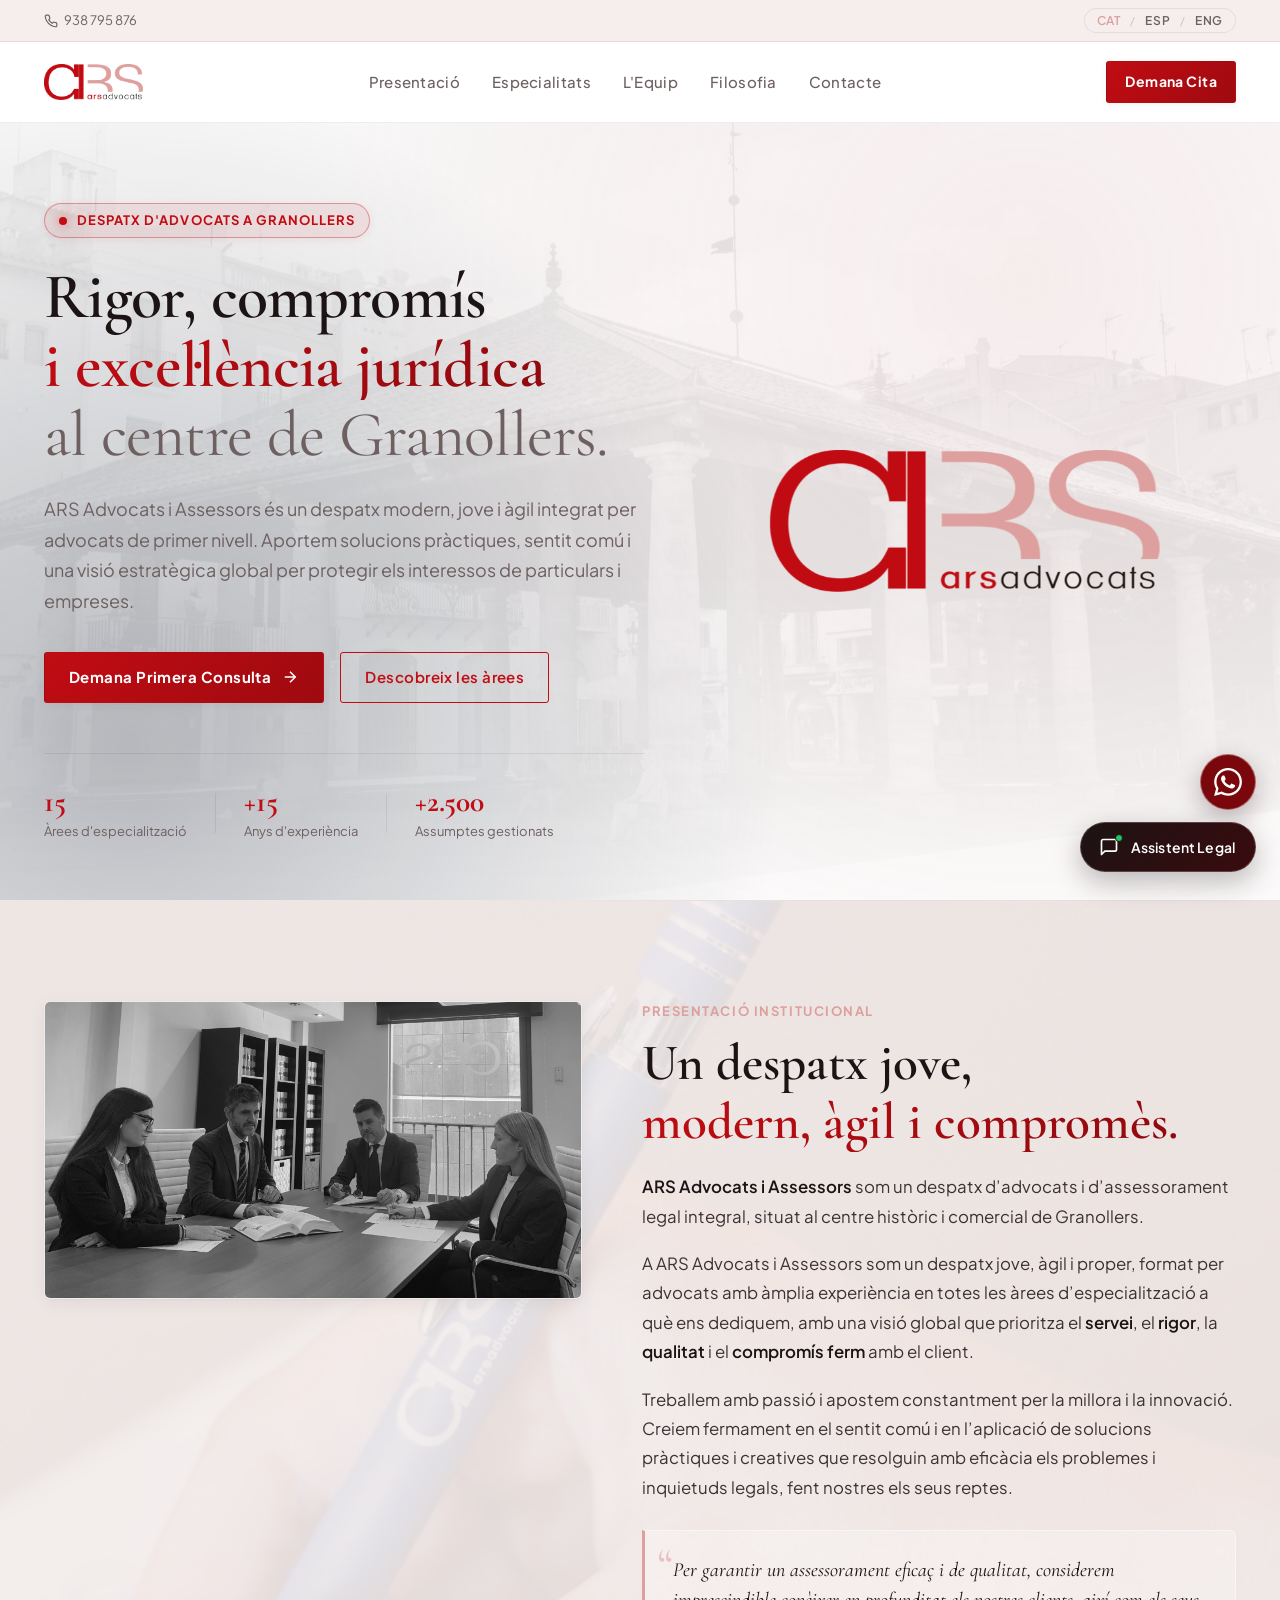
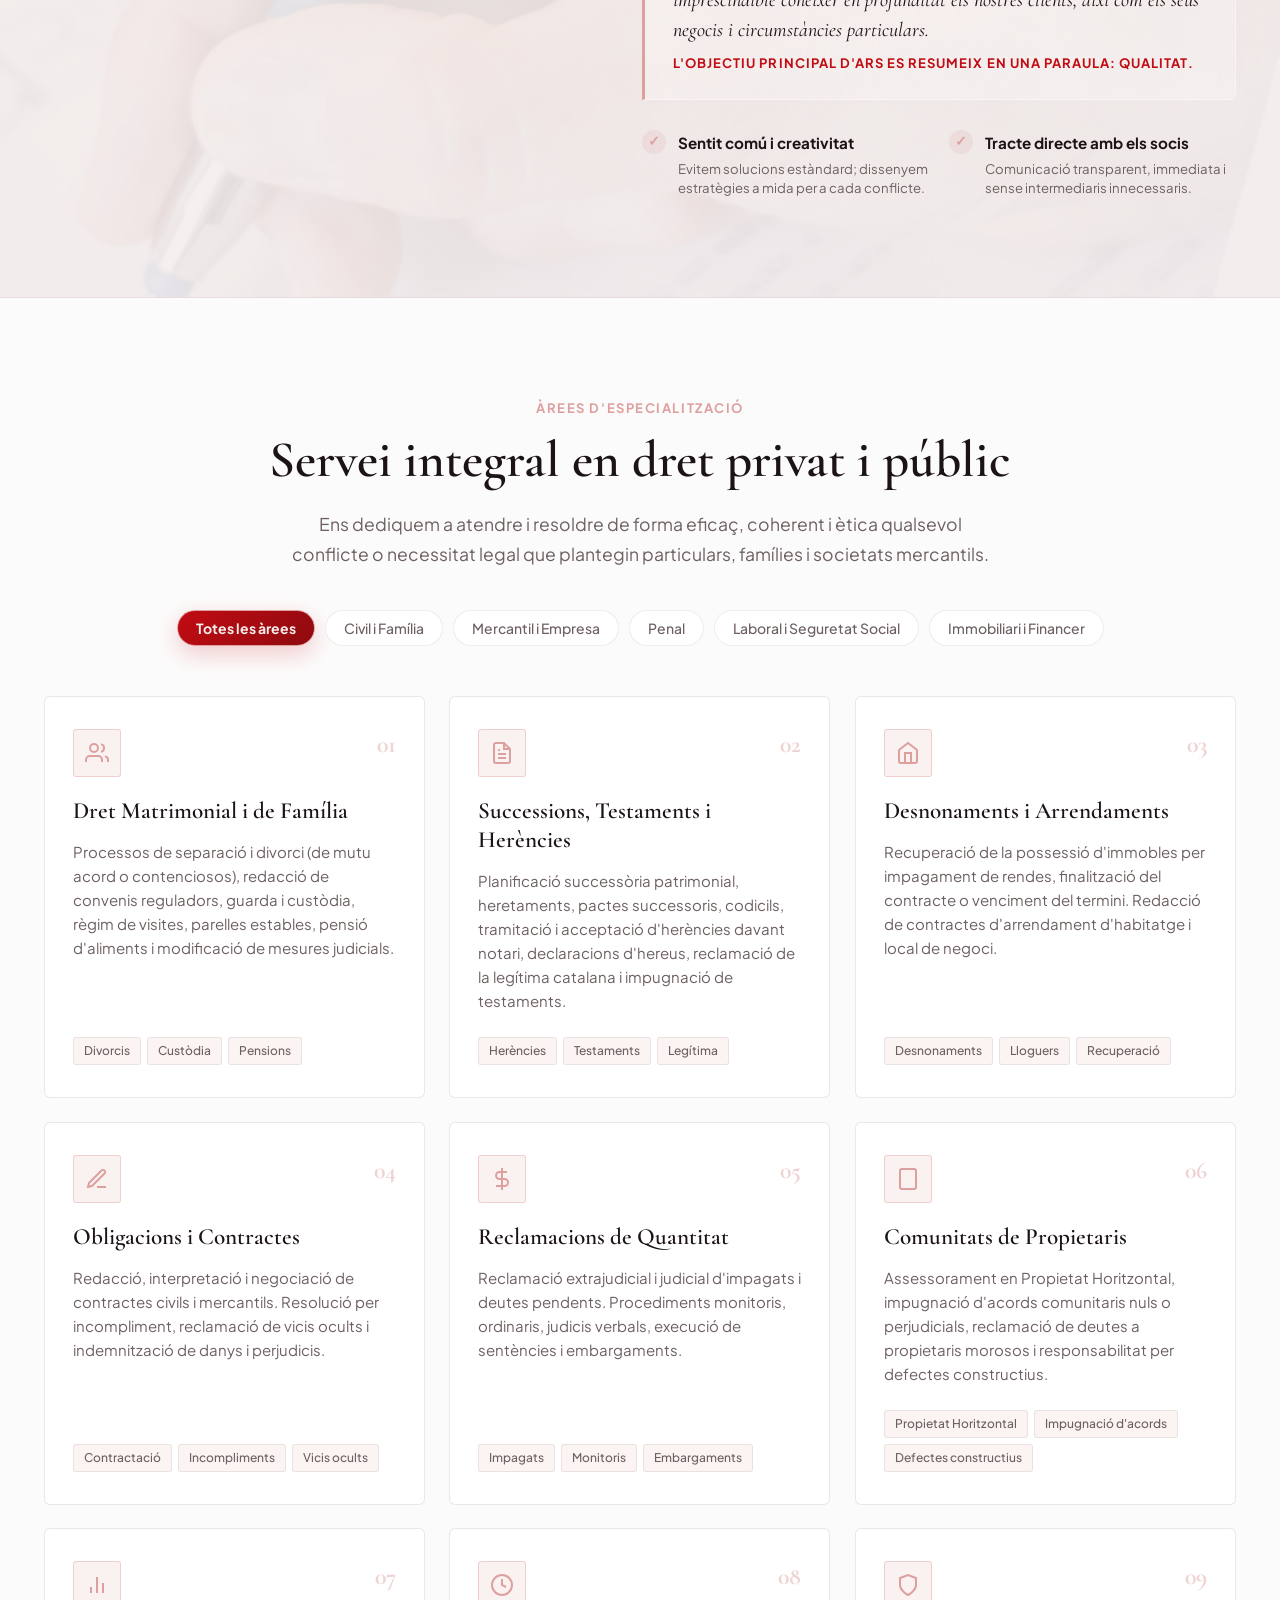
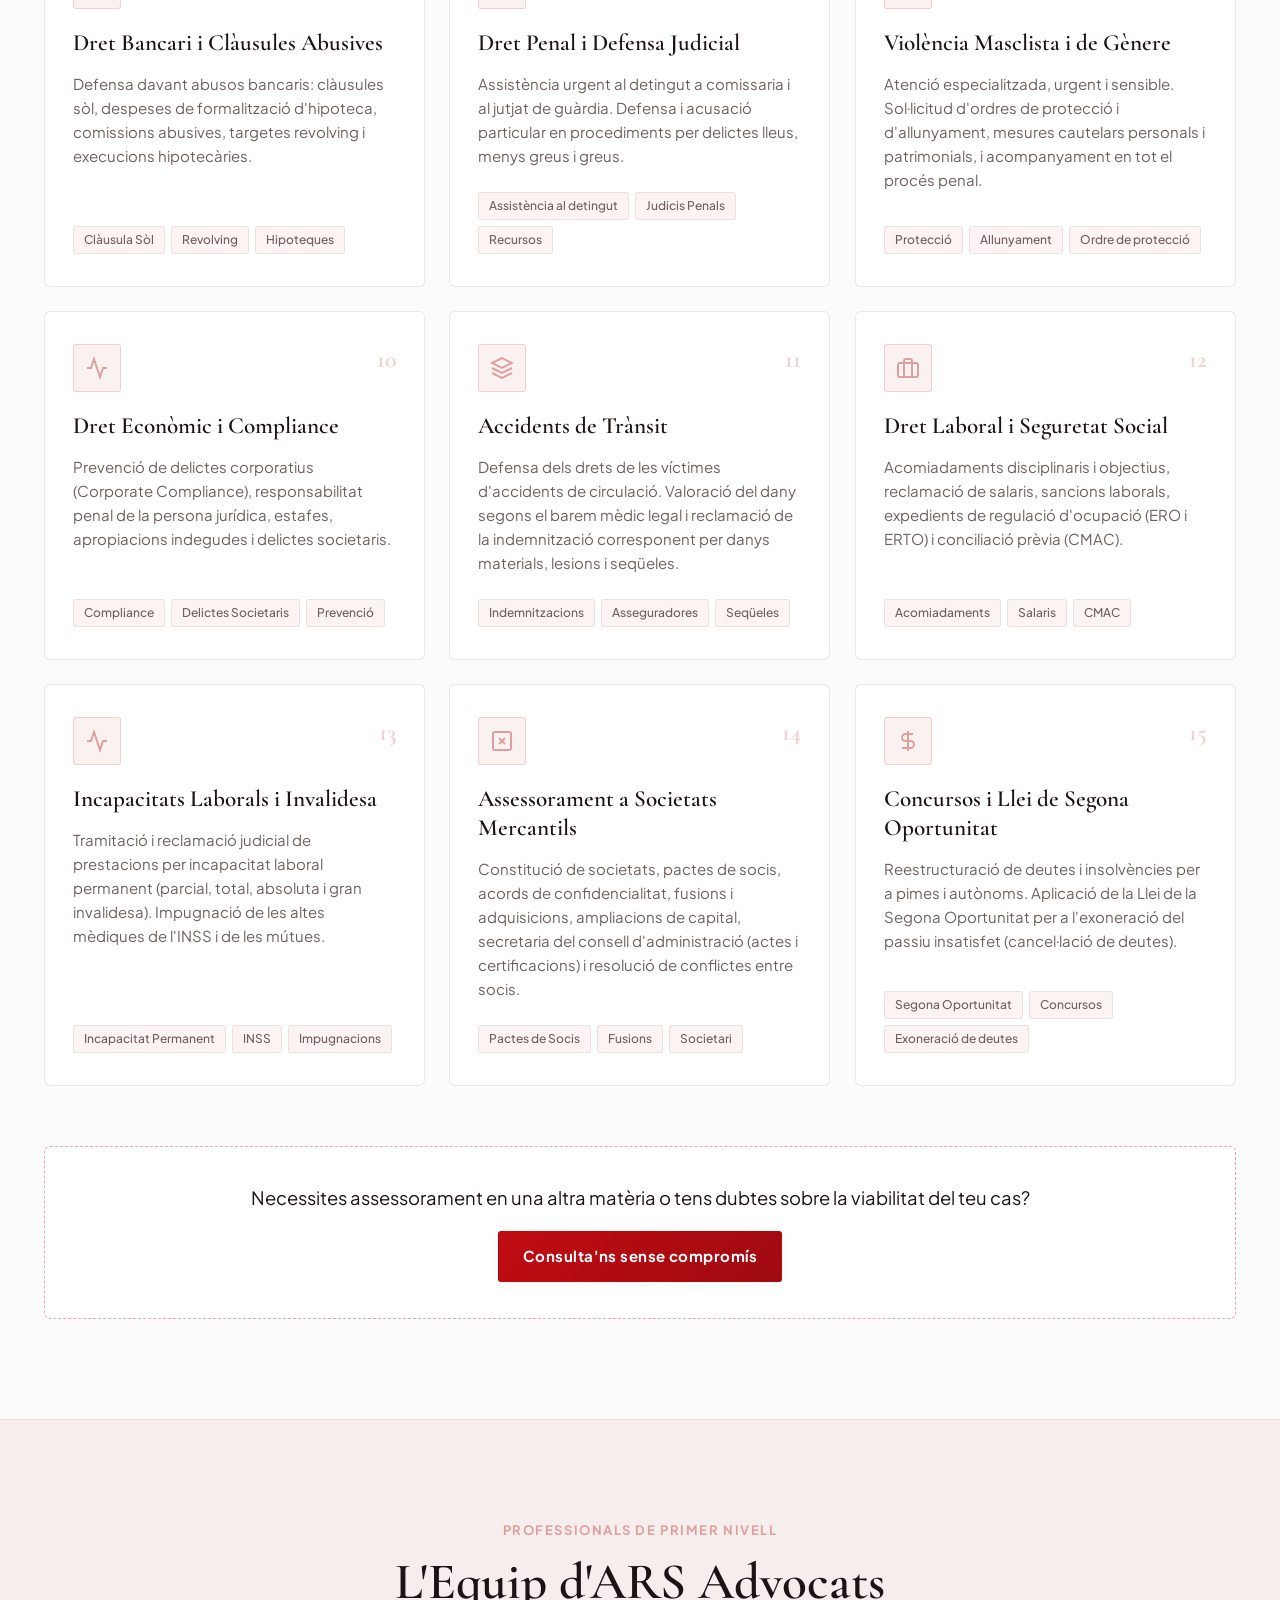
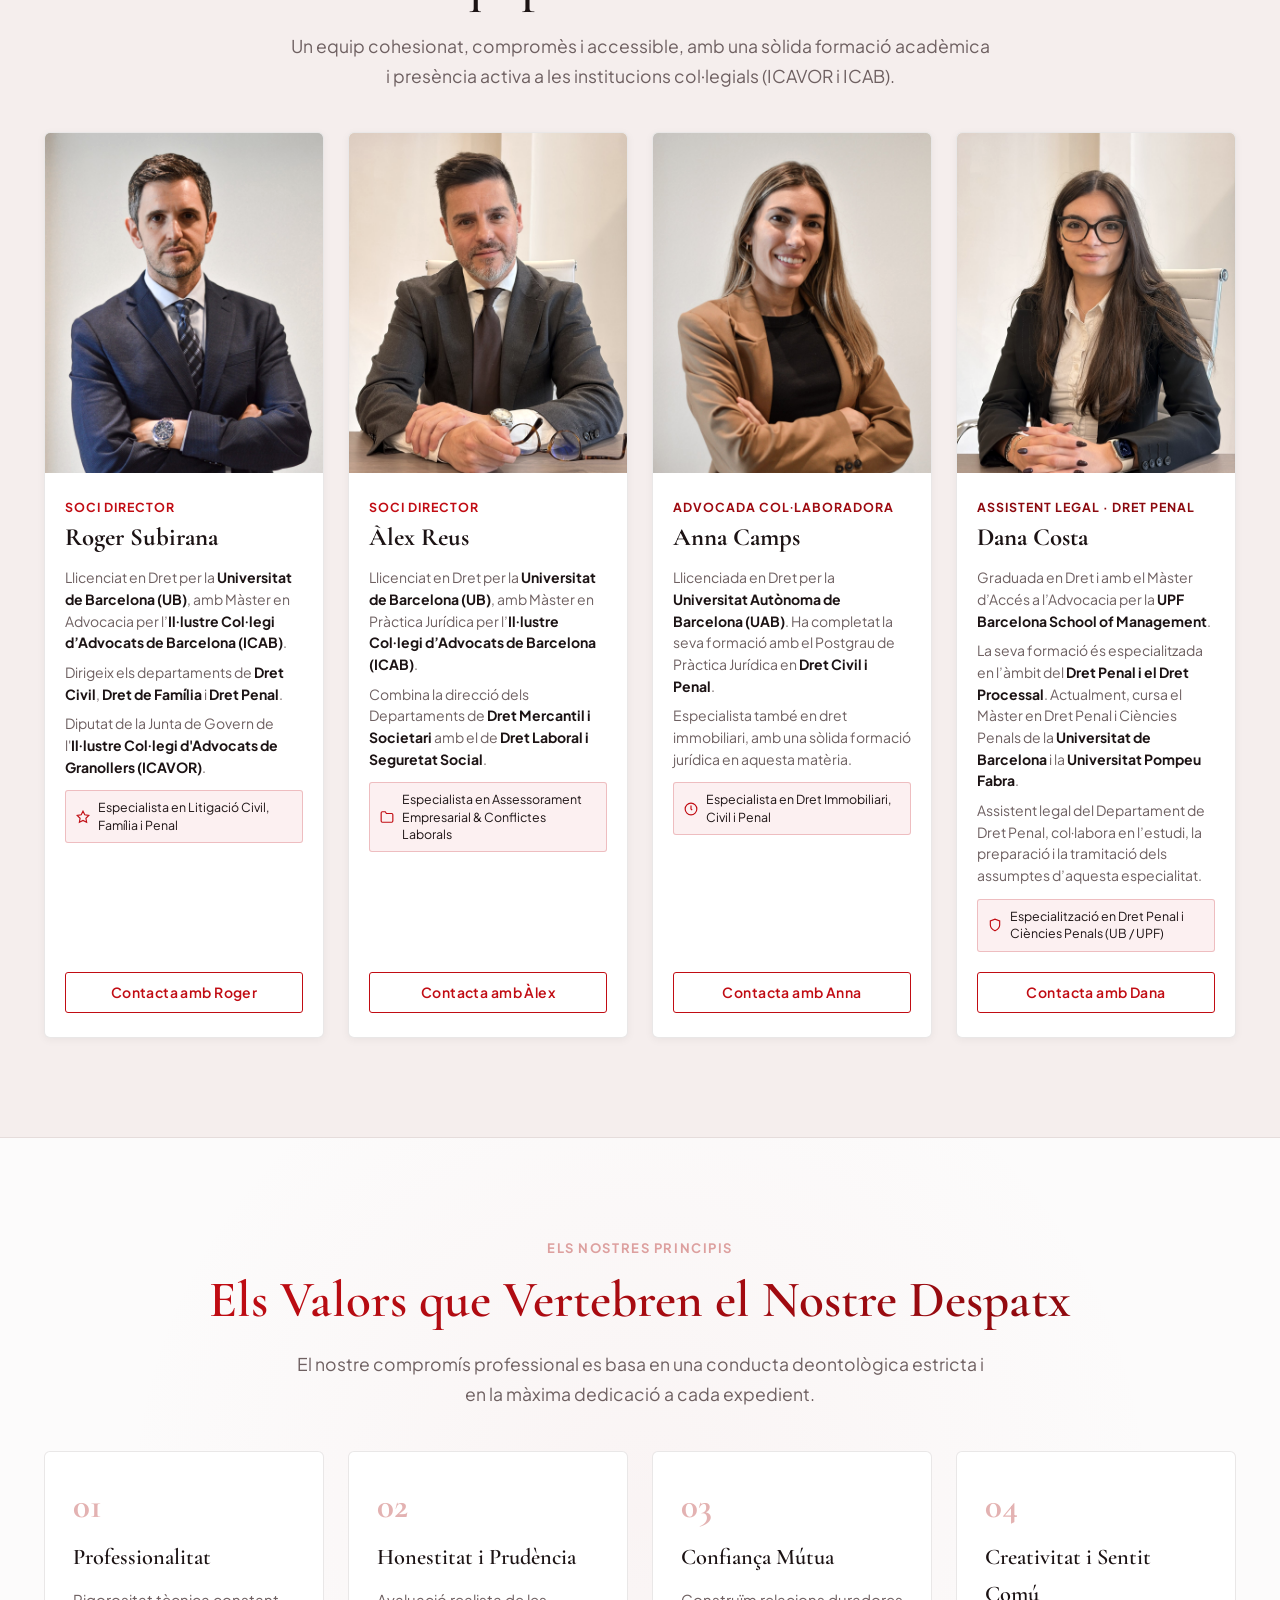
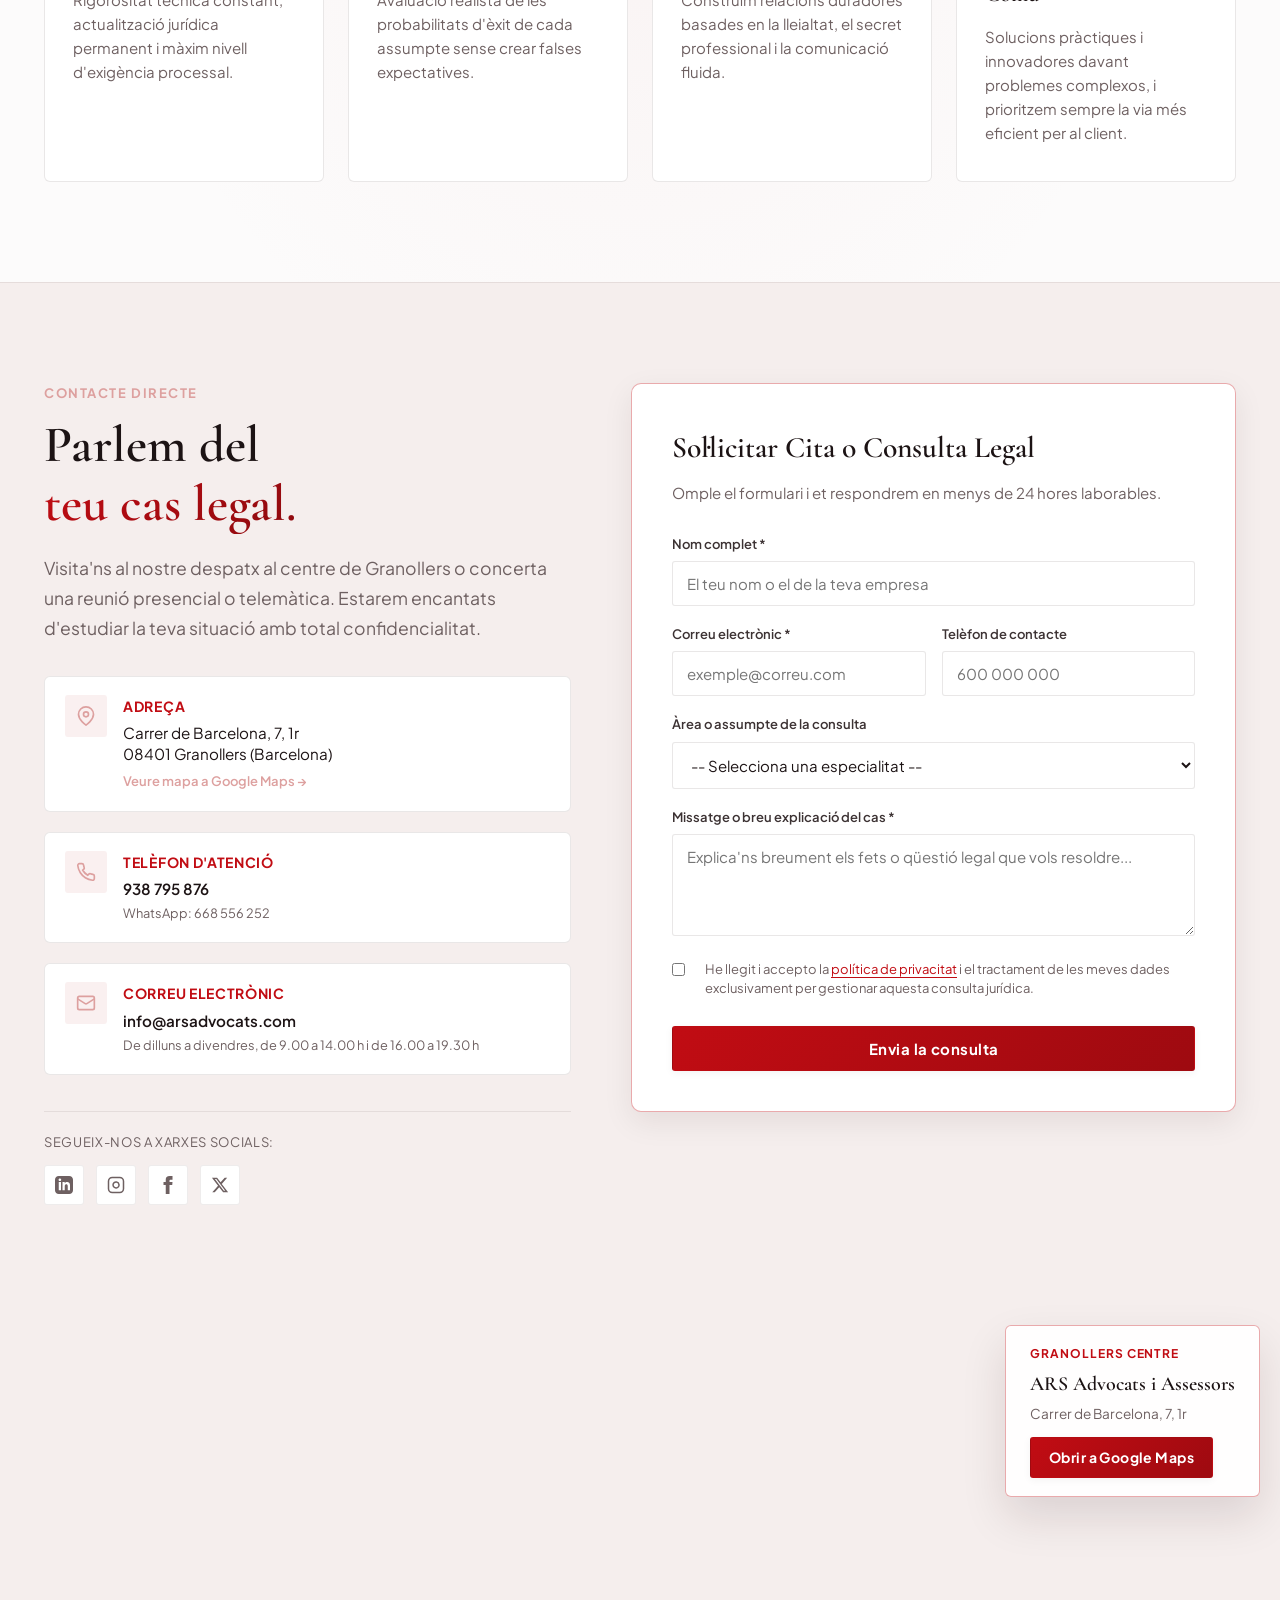
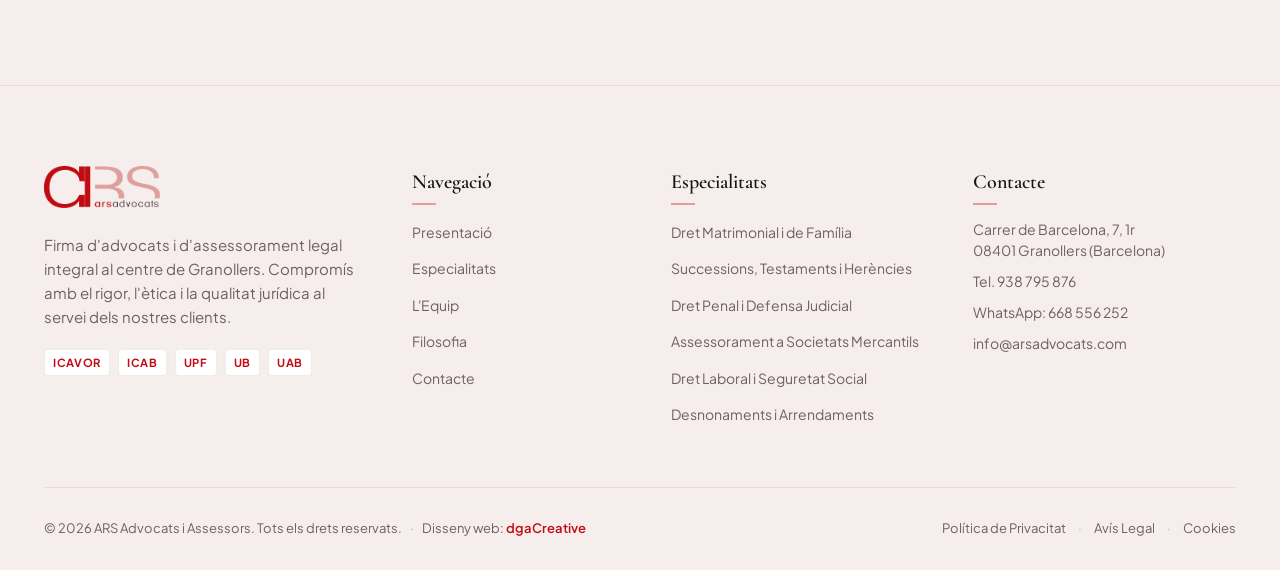
<file: index.html>
<!DOCTYPE html>
<html lang="ca">
<head>
  <meta charset="UTF-8">
  <meta name="viewport" content="width=device-width, initial-scale=1.0">
  <title>ARS Advocats i Assessors | Despatx d'advocats a Granollers</title>
  <meta name="description" content="ARS Advocats i Assessors. Despatx d'advocats i assessorament legal integral al centre de Granollers. Dret Civil, Família, Penal, Mercantil, Laboral i Immobiliari.">
  <meta name="keywords" content="ARS Advocats, advocats Granollers, dret civil Granollers, dret penal, divorcis, herències, mercantil, laboral, Roger Subirana, Àlex Reus, Anna Camps, Dana Costa">
  
  <!-- Favicon -->
  <link rel="icon" type="image/x-icon" href="favicon.ico">
  <link rel="icon" type="image/png" sizes="32x32" href="assets/images/favicon-32x32.png">
  <link rel="icon" type="image/png" sizes="16x16" href="assets/images/favicon-16x16.png">
  <link rel="apple-touch-icon" sizes="180x180" href="assets/images/apple-touch-icon.png">

  <!-- Canonical & Alternate Hreflang -->
  <link rel="canonical" href="https://www.arsadvocats.com/">
  <link rel="alternate" hreflang="ca" href="https://www.arsadvocats.com/">
  <link rel="alternate" hreflang="es" href="https://www.arsadvocats.com/es/">
  <link rel="alternate" hreflang="en" href="https://www.arsadvocats.com/en/">
  <link rel="alternate" hreflang="x-default" href="https://www.arsadvocats.com/">

  <!-- Open Graph / Facebook / WhatsApp -->
  <meta property="og:site_name" content="ARS Advocats i Assessors">
  <meta property="og:title" content="ARS Advocats i Assessors | Despatx d'advocats a Granollers">
  <meta property="og:description" content="Rigor, compromís i excel·lència jurídica al centre de Granollers. Assessorament integral per a particulars i empreses.">
  <meta property="og:url" content="https://www.arsadvocats.com/">
  <meta property="og:image" content="https://www.arsadvocats.com/assets/images/foto_portada.jpg">
  <meta property="og:image:width" content="1920">
  <meta property="og:image:height" content="1276">
  <meta property="og:image:alt" content="ARS Advocats i Assessors Despatx a Granollers">
  <meta property="og:type" content="website">
  <meta property="og:locale" content="ca_ES">
  <meta property="og:locale:alternate" content="es_ES">
  <meta property="og:locale:alternate" content="en_GB">

  <!-- Twitter / X Cards -->
  <meta name="twitter:card" content="summary_large_image">
  <meta name="twitter:site" content="@arsadvocats">
  <meta name="twitter:title" content="ARS Advocats i Assessors | Despatx d'advocats a Granollers">
  <meta name="twitter:description" content="Rigor, compromís i excel·lència jurídica al centre de Granollers. Assessorament integral en Dret Civil, Família, Penal, Mercantil i Laboral.">
  <meta name="twitter:image" content="https://www.arsadvocats.com/assets/images/foto_portada.jpg">

  <!-- Structured Data JSON-LD (@graph: WebSite, WebPage, LegalService/Attorney, Team & 15 Practice Areas) -->
  <script type="application/ld+json">
  {
    "@context": "https://schema.org",
    "@graph": [
      {
        "@type": "WebSite",
        "@id": "https://www.arsadvocats.com/#website",
        "url": "https://www.arsadvocats.com/",
        "name": "ARS Advocats i Assessors",
        "inLanguage": ["ca", "es", "en"],
        "publisher": { "@id": "https://www.arsadvocats.com/#organization" }
      },
      {
        "@type": "WebPage",
        "@id": "https://www.arsadvocats.com/#webpage",
        "url": "https://www.arsadvocats.com/",
        "name": "ARS Advocats i Assessors | Despatx d'advocats a Granollers",
        "description": "ARS Advocats i Assessors. Despatx d'advocats i assessorament legal integral al centre de Granollers. Dret Civil, Família, Penal, Mercantil, Laboral i Immobiliari.",
        "inLanguage": "ca",
        "isPartOf": { "@id": "https://www.arsadvocats.com/#website" },
        "about": { "@id": "https://www.arsadvocats.com/#organization" }
      },
      {
        "@type": ["LegalService", "Attorney"],
        "@id": "https://www.arsadvocats.com/#organization",
        "name": "ARS Advocats i Assessors",
        "legalName": "ARS Advocats i Assessors Granollers, S.C.P.",
        "url": "https://www.arsadvocats.com/",
        "logo": {
          "@type": "ImageObject",
          "url": "https://www.arsadvocats.com/assets/images/logo.png",
          "width": 569,
          "height": 206
        },
        "image": "https://www.arsadvocats.com/assets/images/foto_portada.jpg",
        "description": "Despatx d'advocats i d'assessorament legal integral al centre de Granollers. Especialistes en Dret Civil, Matrimonial i Família, Successions, Penal, Mercantil, Laboral, Immobiliari, Bancari i Llei de Segona Oportunitat.",
        "foundingDate": "2011",
        "telephone": "+34938795876",
        "email": "info@arsadvocats.com",
        "priceRange": "$$",
        "knowsLanguage": ["ca", "es", "en"],
        "contactPoint": [
          {
            "@type": "ContactPoint",
            "telephone": "+34-938-795-876",
            "contactType": "customer service",
            "areaServed": "ES",
            "availableLanguage": ["Catalan", "Spanish", "English"]
          },
          {
            "@type": "ContactPoint",
            "telephone": "+34-668-556-252",
            "contactType": "customer service",
            "url": "https://wa.me/34668556252",
            "areaServed": "ES",
            "availableLanguage": ["Catalan", "Spanish", "English"]
          }
        ],
        "address": {
          "@type": "PostalAddress",
          "streetAddress": "Carrer de Barcelona, 7, 1r",
          "addressLocality": "Granollers",
          "postalCode": "08401",
          "addressRegion": "Barcelona",
          "addressCountry": "ES"
        },
        "geo": {
          "@type": "GeoCoordinates",
          "latitude": 41.60749,
          "longitude": 2.285817
        },
        "hasMap": "https://maps.google.com/?q=Carrer+de+Barcelona,+7,+08401+Granollers",
        "openingHoursSpecification": [
          {
            "@type": "OpeningHoursSpecification",
            "dayOfWeek": ["Monday", "Tuesday", "Wednesday", "Thursday", "Friday"],
            "opens": "09:00",
            "closes": "14:00"
          },
          {
            "@type": "OpeningHoursSpecification",
            "dayOfWeek": ["Monday", "Tuesday", "Wednesday", "Thursday", "Friday"],
            "opens": "16:00",
            "closes": "19:30"
          }
        ],
        "areaServed": [
          { "@type": "City", "name": "Granollers" },
          { "@type": "AdministrativeArea", "name": "Vallès Oriental" },
          { "@type": "AdministrativeArea", "name": "Barcelona" },
          { "@type": "AdministrativeArea", "name": "Catalunya" }
        ],
        "memberOf": [
          {
            "@type": "Organization",
            "name": "Il·lustre Col·legi d'Advocats de Granollers (ICAVOR)"
          },
          {
            "@type": "Organization",
            "name": "Il·lustre Col·legi de l'Advocacia de Barcelona (ICAB)"
          }
        ],
        "founder": [
          { "@id": "https://www.arsadvocats.com/#roger-subirana" },
          { "@id": "https://www.arsadvocats.com/#alex-reus" }
        ],
        "employee": [
          { "@id": "https://www.arsadvocats.com/#roger-subirana" },
          { "@id": "https://www.arsadvocats.com/#alex-reus" },
          { "@id": "https://www.arsadvocats.com/#anna-camps" },
          { "@id": "https://www.arsadvocats.com/#dana-costa" }
        ],
        "hasOfferCatalog": {
          "@type": "OfferCatalog",
          "name": "Àrees d'Especialització Jurídica",
          "itemListElement": [
            { "@type": "Offer", "itemOffered": { "@type": "Service", "name": "Dret Matrimonial i de Família", "description": "Separacions i divorcis de mutu acord o contenciosos, convenis reguladors, guarda i custòdia, pensions d'aliments i modificació de mesures." } },
            { "@type": "Offer", "itemOffered": { "@type": "Service", "name": "Successions, Testaments i Herències", "description": "Planificació successòria, acceptació d'herències, declaració d'hereus, reclamació de la legítima catalana i impugnació de testaments." } },
            { "@type": "Offer", "itemOffered": { "@type": "Service", "name": "Desnonaments i Arrendaments", "description": "Desnonaments per impagament o finalització de contracte i redacció de contractes d'arrendament d'habitatge i local comercial." } },
            { "@type": "Offer", "itemOffered": { "@type": "Service", "name": "Obligacions i Contractes", "description": "Redacció, negociació i resolució de contractes civils i mercantils, vicis ocults i indemnització de danys i perjudicis." } },
            { "@type": "Offer", "itemOffered": { "@type": "Service", "name": "Reclamacions de Quantitat", "description": "Reclamació extrajudicial i judicial d'impagats, procediments monitoris, ordinaris, verbals i execució de sentències." } },
            { "@type": "Offer", "itemOffered": { "@type": "Service", "name": "Comunitats de Propietaris", "description": "Propietat horitzontal, impugnació d'acords comunitaris, reclamació a morosos i defectes constructius." } },
            { "@type": "Offer", "itemOffered": { "@type": "Service", "name": "Dret Bancari i Clàusules Abusives", "description": "Clàusules sòl, despeses hipotecàries, targetes revolving, comissions abusives i execucions hipotecàries." } },
            { "@type": "Offer", "itemOffered": { "@type": "Service", "name": "Dret Penal i Defensa Judicial", "description": "Assistència urgent al detingut en comissaria i jutjat de guàrdia, defensa penal i acusació particular." } },
            { "@type": "Offer", "itemOffered": { "@type": "Service", "name": "Violència Masclista i de Gènere", "description": "Atenció urgent i especialitzada, ordres de protecció i allunyament i mesures cautelars." } },
            { "@type": "Offer", "itemOffered": { "@type": "Service", "name": "Dret Econòmic i Compliance", "description": "Corporate Compliance, prevenció penal corporativa, delictes societaris, estafes i apropiacions indegudes." } },
            { "@type": "Offer", "itemOffered": { "@type": "Service", "name": "Accidents de Trànsit", "description": "Reclamació d'indemnitzacions per accidents de circulació, lesions, seqüeles i danys materials." } },
            { "@type": "Offer", "itemOffered": { "@type": "Service", "name": "Dret Laboral i Seguretat Social", "description": "Acomiadaments disciplinaris i objectius, reclamació de salaris, sancions, ERO, ERTO i conciliacions al CMAC." } },
            { "@type": "Offer", "itemOffered": { "@type": "Service", "name": "Incapacitats Laborals i Invalidesa", "description": "Tramitació i reclamació judicial d'incapacitat permanent parcial, total, absoluta i gran invalidesa davant l'INSS." } },
            { "@type": "Offer", "itemOffered": { "@type": "Service", "name": "Assessorament a Societats Mercantils", "description": "Constitució de societats, pactes de socis, fusions i adquisicions, secretaria del consell i conflictes societaris." } },
            { "@type": "Offer", "itemOffered": { "@type": "Service", "name": "Concursos i Llei de Segona Oportunitat", "description": "Reestructuració d'insolvències i cancel·lació de deutes (EPI) per a particulars, autònoms i pimes." } }
          ]
        },
        "sameAs": [
          "https://es.linkedin.com/company/ars-advocats",
          "https://www.instagram.com/arsadvocats/",
          "https://www.facebook.com/ARSAdvocats",
          "https://twitter.com/arsadvocats"
        ]
      },
      {
        "@type": "Person",
        "@id": "https://www.arsadvocats.com/#roger-subirana",
        "name": "Roger Subirana",
        "jobTitle": "Soci Director",
        "image": "https://www.arsadvocats.com/assets/images/roger.jpg",
        "worksFor": { "@id": "https://www.arsadvocats.com/#organization" },
        "alumniOf": [
          { "@type": "CollegeOrUniversity", "name": "Universitat de Barcelona (UB)" },
          { "@type": "Organization", "name": "Il·lustre Col·legi de l'Advocacia de Barcelona (ICAB)" }
        ],
        "memberOf": { "@type": "Organization", "name": "Il·lustre Col·legi d'Advocats de Granollers (ICAVOR)" },
        "knowsAbout": ["Dret Civil", "Dret de Família", "Successions i Herències", "Dret Penal", "Litigació"],
        "knowsLanguage": ["ca", "es", "en"]
      },
      {
        "@type": "Person",
        "@id": "https://www.arsadvocats.com/#alex-reus",
        "name": "Àlex Reus",
        "jobTitle": "Soci Director",
        "image": "https://www.arsadvocats.com/assets/images/alex.jpg",
        "worksFor": { "@id": "https://www.arsadvocats.com/#organization" },
        "alumniOf": [
          { "@type": "CollegeOrUniversity", "name": "Universitat de Barcelona (UB)" },
          { "@type": "Organization", "name": "Il·lustre Col·legi de l'Advocacia de Barcelona (ICAB)" }
        ],
        "knowsAbout": ["Dret Mercantil i Societari", "Dret Laboral i Seguretat Social", "Incapacitats Laborals", "Llei de Segona Oportunitat", "Corporate Compliance"],
        "knowsLanguage": ["ca", "es", "en"]
      },
      {
        "@type": "Person",
        "@id": "https://www.arsadvocats.com/#anna-camps",
        "name": "Anna Camps",
        "jobTitle": "Advocada Col·laboradora",
        "image": "https://www.arsadvocats.com/assets/images/anna.jpg",
        "worksFor": { "@id": "https://www.arsadvocats.com/#organization" },
        "alumniOf": [
          { "@type": "CollegeOrUniversity", "name": "Universitat Autònoma de Barcelona (UAB)" }
        ],
        "knowsAbout": ["Dret Immobiliari", "Desnonaments i Arrendaments", "Dret Civil", "Dret Penal"],
        "knowsLanguage": ["ca", "es", "en"]
      },
      {
        "@type": "Person",
        "@id": "https://www.arsadvocats.com/#dana-costa",
        "name": "Dana Costa",
        "jobTitle": "Assistent legal · Dret Penal",
        "image": "https://www.arsadvocats.com/assets/images/dana.jpg",
        "worksFor": { "@id": "https://www.arsadvocats.com/#organization" },
        "alumniOf": [
          { "@type": "CollegeOrUniversity", "name": "UPF Barcelona School of Management" },
          { "@type": "CollegeOrUniversity", "name": "Universitat de Barcelona (UB)" },
          { "@type": "CollegeOrUniversity", "name": "Universitat Pompeu Fabra (UPF)" }
        ],
        "knowsAbout": ["Dret Penal", "Dret Processal Penal", "Ciències Penals"],
        "knowsLanguage": ["ca", "es", "en"]
      }
    ]
  }
  </script>

  <!-- Google Fonts: Cormorant Garamond + Plus Jakarta Sans (optimized weights) -->
  <link rel="preconnect" href="https://fonts.googleapis.com">
  <link rel="preconnect" href="https://fonts.gstatic.com" crossorigin>
  <link href="https://fonts.googleapis.com/css2?family=Cormorant+Garamond:ital,wght@0,500;0,600;0,700;1,400&family=Plus+Jakarta+Sans:wght@400;500;600;700&display=swap" rel="stylesheet">

  <link rel="stylesheet" href="styles.css?v=31">
  <link rel="stylesheet" href="chatbot.css?v=3">
</head>
<body data-lang="ca">

  <!-- Top Announcement Bar -->
  <div class="top-bar">
    <div class="container top-bar-container">
      <div class="top-bar-left">
        <a href="tel:+34938795876" class="top-tel">
          <svg width="14" height="14" viewBox="0 0 24 24" fill="none" stroke="currentColor" stroke-width="2"><path d="M22 16.92v3a2 2 0 0 1-2.18 2 19.79 19.79 0 0 1-8.63-3.07 19.5 19.5 0 0 1-6-6 19.79 19.79 0 0 1-3.07-8.67A2 2 0 0 1 4.11 2h3a2 2 0 0 1 2 1.72 12.84 12.84 0 0 0 .7 2.81 2 2 0 0 1-.45 2.11L8.09 9.91a16 16 0 0 0 6 6l1.27-1.27a2 2 0 0 1 2.11-.45 12.84 12.84 0 0 0 2.81.7A2 2 0 0 1 22 16.92z"></path></svg>
          <span>938 795 876</span>
        </a>
      </div>
      <div class="top-bar-right">
        <div class="lang-switcher" aria-label="Canvi d'idioma">
          <button class="lang-btn active" data-switch-lang="ca">CAT</button>
          <span class="lang-divider">/</span>
          <button class="lang-btn" data-switch-lang="es">ESP</button>
          <span class="lang-divider">/</span>
          <button class="lang-btn" data-switch-lang="en">ENG</button>
        </div>
      </div>
    </div>
  </div>

  <!-- Header / Navigation Bar -->
  <header class="header" id="mainHeader">
    <div class="container header-container">
      <a href="#" class="brand-link" aria-label="ARS Advocats inici">
        <div class="nav-logo-wrap">
          <img src="assets/images/logo.png" alt="ARS Advocats i Assessors" class="brand-logo" width="569" height="206" decoding="async">
        </div>
      </a>

      <!-- Desktop Nav -->
      <nav class="desktop-nav" aria-label="Navegació principal">
        <a href="#presentacio" class="nav-item" data-i18n="nav_presentation">Presentació</a>
        <a href="#especialitats" class="nav-item" data-i18n="nav_specialties">Especialitats</a>
        <a href="#equip" class="nav-item" data-i18n="nav_team">L'Equip</a>
        <a href="#valors" class="nav-item" data-i18n="nav_values">Filosofia</a>
        <a href="#contacte" class="nav-item" data-i18n="nav_contact">Contacte</a>
      </nav>

      <div class="header-actions">        <a href="#contacte" class="btn btn-primary btn-sm" data-i18n="nav_cta">Demana Cita</a>
        <button class="mobile-toggle" id="mobileToggle" aria-label="Menú de navegació" aria-expanded="false">
          <span></span>
          <span></span>
          <span></span>
        </button>
      </div>
    </div>

    <!-- Mobile Drawer moved outside sticky header to avoid backdrop-filter fixed positioning bug -->
  </header>

  <!-- Mobile Drawer -->
  <div class="mobile-menu" id="mobileMenu" aria-hidden="true">
    <div class="mobile-menu-header">
      <div class="nav-logo-wrap">
        <img src="assets/images/logo.png" alt="ARS Advocats i Assessors" class="brand-logo" width="569" height="206" decoding="async">
      </div>
      <button class="mobile-menu-close" id="mobileMenuClose" aria-label="Tancar menú">
        <svg width="22" height="22" viewBox="0 0 24 24" fill="none" stroke="currentColor" stroke-width="2.2" stroke-linecap="round" stroke-linejoin="round">
          <line x1="18" y1="6" x2="6" y2="18"></line>
          <line x1="6" y1="6" x2="18" y2="18"></line>
        </svg>
      </button>
    </div>
    <div class="mobile-menu-inner">
      <nav class="mobile-nav">
        <a href="#presentacio" class="mobile-nav-item" data-i18n="nav_presentation">Presentació</a>
        <a href="#especialitats" class="mobile-nav-item" data-i18n="nav_specialties">Especialitats</a>
        <a href="#equip" class="mobile-nav-item" data-i18n="nav_team">L'Equip</a>
        <a href="#valors" class="mobile-nav-item" data-i18n="nav_values">Filosofia</a>
        <a href="#contacte" class="mobile-nav-item" data-i18n="nav_contact">Contacte</a>
      </nav>
      <div class="mobile-menu-footer">
        <div class="mobile-contact-info">
          <p><strong>ARS Advocats i Assessors</strong></p>
          <p>Carrer de Barcelona, 7, 1r, 08401 Granollers</p>
          <p><a href="tel:+34938795876">Tel. 938 795 876</a></p>
        </div>
        <div class="mobile-lang">
          <button class="lang-btn active" data-switch-lang="ca">Català</button>
          <button class="lang-btn" data-switch-lang="es">Castellano</button>
          <button class="lang-btn" data-switch-lang="en">English</button>
        </div>
        <a href="#contacte" class="btn btn-primary btn-block" data-i18n="nav_cta">Demana Cita</a>
      </div>
    </div>
  </div>

  <!-- Main Content Wrapper for smooth transitions -->
  <main id="pageContent" class="page-content page-lang-transition">
    <!-- Hero Section -->
    <section class="hero-section" id="hero">
    <div class="hero-bg-overlay"></div>
    <div class="container hero-container">
      <div class="hero-content">
        <div class="hero-badge reveal">
          <span class="badge-dot"></span>
          <span data-i18n="hero_badge">Despatx d'advocats a Granollers</span>
        </div>
        <h1 class="hero-title reveal delay-1">
          <span data-i18n="hero_title_1">Rigor, compromís</span><br>
          <span class="text-gold" data-i18n="hero_title_2">i excel·lència jurídica</span><br>
          <span class="hero-title-light" data-i18n="hero_title_3">al centre de Granollers.</span>
        </h1>
        <p class="hero-subtitle reveal delay-2" data-i18n="hero_desc">
          ARS Advocats i Assessors és un despatx modern, jove i àgil integrat per advocats de primer nivell. Aportem solucions pràctiques, sentit comú i una visió estratègica global per protegir els interessos de particulars i empreses.
        </p>

        <div class="hero-buttons reveal delay-3">
          <a href="#contacte" class="btn btn-gold">
            <span data-i18n="hero_cta_consult">Demana Primera Consulta</span>
            <svg width="18" height="18" viewBox="0 0 24 24" fill="none" stroke="currentColor" stroke-width="2"><line x1="5" y1="12" x2="19" y2="12"></line><polyline points="12 5 19 12 12 19"></polyline></svg>
          </a>
          <a href="#especialitats" class="btn btn-outline">
            <span data-i18n="hero_btn_explore">Descobreix les àrees</span>
          </a>
        </div>

        <div class="hero-stats reveal delay-4">
          <div class="stat-card">
            <div class="stat-num">15</div>
            <div class="stat-label" data-i18n="stat_areas">Àrees d'especialització</div>
          </div>
          <div class="stat-divider"></div>
          <div class="stat-card">
            <div class="stat-num" id="statYearsExperience">+15</div>
            <div class="stat-label" data-i18n="stat_experience">Anys d'experiència</div>
          </div>
          <div class="stat-divider"></div>
          <div class="stat-card">
            <div class="stat-num">+2.500</div>
            <div class="stat-label" data-i18n="stat_cases">Assumptes gestionats</div>
          </div>
        </div>
      </div>

      <div class="hero-visual reveal delay-2">
        <div class="hero-emblem-stage" id="heroEmblemStage">
          <div class="emblem-card-inner">
            <div class="hero-logo-wrap">
              <img src="assets/images/logo.png" alt="ARS Advocats i Assessors Logo" class="hero-grand-logo" width="569" height="206" fetchpriority="high">
            </div>
          </div>
        </div>
      </div>
    </div>
  </section>

  <!-- Presentació / Sobre Nosaltres -->
  <section class="section section-presentation" id="presentacio">
    <div class="presentation-bg-overlay"></div>
    <div class="container">
      <div class="presentation-grid">
        <div class="presentation-images reveal">
          <div class="interactive-photo-card" id="presentationPhotoCard" role="button" tabindex="0" title="Clica per alternar color">
            <img src="assets/images/fotogrup.jpg" alt="L'equip d'ARS Advocats a les nostres instal·lacions" class="presentation-photo" id="presentationPhoto" width="1920" height="1061" loading="lazy" decoding="async">
          </div>
        </div>

        <div class="presentation-content reveal delay-1">
          <div class="section-kicker" data-i18n="pres_kicker">PRESENTACIÓ INSTITUCIONAL</div>
          <h2 class="section-title">
            <span data-i18n="pres_title_1">Un despatx jove,</span> <br>
            <span class="text-gold" data-i18n="pres_title_2">modern, àgil i compromès.</span>
          </h2>
          <div class="rich-text">
            <p data-i18n="pres_p1">
              <strong>ARS Advocats i Assessors</strong> som un despatx d'advocats i d'assessorament legal integral, situat al centre històric i comercial de Granollers.
            </p>
            <p data-i18n="pres_p2">
              A ARS Advocats i Assessors som un despatx jove, àgil i proper, format per advocats amb àmplia experiència en totes les àrees d’especialització a què ens dediquem, amb una visió global que prioritza el <strong>servei</strong>, el <strong>rigor</strong>, la <strong>qualitat</strong> i el <strong>compromís ferm</strong> amb el client.
            </p>
            <p data-i18n="pres_p3">
              Treballem amb passió i apostem constantment per la millora i la innovació. Creiem fermament en el sentit comú i en l’aplicació de solucions pràctiques i creatives que resolguin amb eficàcia els problemes i inquietuds legals, fent nostres els seus reptes.
            </p>
          </div>

          <div class="quote-box">
            <div class="quote-mark">“</div>
            <p class="quote-text" data-i18n="pres_quote">Per garantir un assessorament eficaç i de qualitat, considerem imprescindible conèixer en profunditat els nostres clients, així com els seus negocis i circumstàncies particulars.</p>
            <span class="quote-author" data-i18n="pres_motto">L'objectiu principal d'ARS es resumeix en una paraula: QUALITAT.</span>
          </div>

          <div class="presentation-features">
            <div class="feature-item">
              <span class="feature-icon">✓</span>
              <div>
                <strong data-i18n="feat_1_title">Sentit comú i creativitat</strong>
                <p data-i18n="feat_1_desc">Evitem solucions estàndard; dissenyem estratègies a mida per a cada conflicte.</p>
              </div>
            </div>
            <div class="feature-item">
              <span class="feature-icon">✓</span>
              <div>
                <strong data-i18n="feat_2_title">Tracte directe amb els socis</strong>
                <p data-i18n="feat_2_desc">Comunicació transparent, immediata i sense intermediaris innecessaris.</p>
              </div>
            </div>
          </div>
        </div>
      </div>
    </div>
  </section>

  <!-- Especialitats Jurídiques -->
  <section class="section section-specialties" id="especialitats">
    <div class="container">
      <div class="section-header text-center reveal">
        <div class="section-kicker" data-i18n="spec_kicker">ÀREES D'ESPECIALITZACIÓ</div>
        <h2 class="section-title" data-i18n="spec_title">Servei integral en dret privat i públic</h2>
        <p class="section-desc" data-i18n="spec_subtitle">
          Ens dediquem a atendre i resoldre de forma eficaç, coherent i ètica qualsevol conflicte o necessitat legal que plantegin particulars, famílies i societats mercantils.
        </p>

        <!-- Category Filters -->
        <div class="filter-pills" role="tablist" aria-label="Filtre per especialitats jurídiques">
          <button class="pill active" role="tab" aria-selected="true" data-filter="all" data-i18n="filter_all">Totes les àrees</button>
          <button class="pill" role="tab" aria-selected="false" data-filter="civil" data-i18n="filter_civil">Civil i Família</button>
          <button class="pill" role="tab" aria-selected="false" data-filter="empresa" data-i18n="filter_business">Mercantil i Empresa</button>
          <button class="pill" role="tab" aria-selected="false" data-filter="penal" data-i18n="filter_criminal">Penal</button>
          <button class="pill" role="tab" aria-selected="false" data-filter="laboral" data-i18n="filter_labor">Laboral i Seguretat Social</button>
          <button class="pill" role="tab" aria-selected="false" data-filter="immobiliari" data-i18n="filter_property">Immobiliari i Financer</button>
        </div>
      </div>

      <div class="specialties-grid" id="specialtiesGrid">
        <!-- 1: Família -->
        <div class="spec-card reveal" data-category="civil">
          <div class="spec-icon-wrap">
            <svg width="24" height="24" viewBox="0 0 24 24" fill="none" stroke="currentColor" stroke-width="2"><path d="M17 21v-2a4 4 0 0 0-4-4H5a4 4 0 0 0-4 4v2"></path><circle cx="9" cy="7" r="4"></circle><path d="M23 21v-2a4 4 0 0 0-3-3.87"></path><path d="M16 3.13a4 4 0 0 1 0 7.75"></path></svg>
          </div>
          <span class="spec-num">01</span>
          <h3 class="spec-card-title" data-i18n="sp_1_title">Dret Matrimonial i de Família</h3>
          <p class="spec-card-desc" data-i18n="sp_1_desc">Processos de separació i divorci (de mutu acord o contenciosos), redacció de convenis reguladors, guarda i custòdia, règim de visites, parelles estables, pensió d'aliments i modificació de mesures judicials.</p>
          <div class="spec-tags">
            <span data-i18n="sp_1_t1">Divorcis</span><span data-i18n="sp_1_t2">Custòdia</span><span data-i18n="sp_1_t3">Pensions</span>
          </div>
        </div>

        <!-- 2: Successions -->
        <div class="spec-card reveal delay-1" data-category="civil">
          <div class="spec-icon-wrap">
            <svg width="24" height="24" viewBox="0 0 24 24" fill="none" stroke="currentColor" stroke-width="2"><path d="M14 2H6a2 2 0 0 0-2 2v16a2 2 0 0 0 2 2h12a2 2 0 0 0 2-2V8z"></path><polyline points="14 2 14 8 20 8"></polyline><line x1="16" y1="13" x2="8" y2="13"></line><line x1="16" y1="17" x2="8" y2="17"></line><polyline points="10 9 9 9 8 9"></polyline></svg>
          </div>
          <span class="spec-num">02</span>
          <h3 class="spec-card-title" data-i18n="sp_2_title">Successions, Testaments i Herències</h3>
          <p class="spec-card-desc" data-i18n="sp_2_desc">Planificació successòria patrimonial, heretaments, pactes successoris, codicils, tramitació i acceptació d'herències davant notari, declaracions d'hereus, reclamació de la legítima catalana i impugnació de testaments.</p>
          <div class="spec-tags">
            <span data-i18n="sp_2_t1">Herències</span><span data-i18n="sp_2_t2">Testaments</span><span data-i18n="sp_2_t3">Legítima</span>
          </div>
        </div>

        <!-- 3: Desnonaments -->
        <div class="spec-card reveal delay-2" data-category="immobiliari">
          <div class="spec-icon-wrap">
            <svg width="24" height="24" viewBox="0 0 24 24" fill="none" stroke="currentColor" stroke-width="2"><path d="M3 9l9-7 9 7v11a2 2 0 0 1-2 2H5a2 2 0 0 1-2-2z"></path><polyline points="9 22 9 12 15 12 15 22"></polyline></svg>
          </div>
          <span class="spec-num">03</span>
          <h3 class="spec-card-title" data-i18n="sp_3_title">Desnonaments i Arrendaments</h3>
          <p class="spec-card-desc" data-i18n="sp_3_desc">Recuperació de la possessió d'immobles per impagament de rendes, finalització del contracte o venciment del termini. Redacció de contractes d'arrendament d'habitatge i local de negoci.</p>
          <div class="spec-tags">
            <span data-i18n="sp_3_t1">Desnonaments</span><span data-i18n="sp_3_t2">Lloguers</span><span data-i18n="sp_3_t3">Recuperació</span>
          </div>
        </div>

        <!-- 4: Contractes -->
        <div class="spec-card reveal" data-category="civil">
          <div class="spec-icon-wrap">
            <svg width="24" height="24" viewBox="0 0 24 24" fill="none" stroke="currentColor" stroke-width="2"><path d="M12 20h9"></path><path d="M16.5 3.5a2.121 2.121 0 0 1 3 3L7 19l-4 1 1-4L16.5 3.5z"></path></svg>
          </div>
          <span class="spec-num">04</span>
          <h3 class="spec-card-title" data-i18n="sp_4_title">Obligacions i Contractes</h3>
          <p class="spec-card-desc" data-i18n="sp_4_desc">Redacció, interpretació i negociació de contractes civils i mercantils. Resolució per incompliment, reclamació de vicis ocults i indemnització de danys i perjudicis.</p>
          <div class="spec-tags">
            <span data-i18n="sp_4_t1">Contractació</span><span data-i18n="sp_4_t2">Incompliments</span><span data-i18n="sp_4_t3">Vicis ocults</span>
          </div>
        </div>

        <!-- 5: Reclamacions de Quantitat -->
        <div class="spec-card reveal delay-1" data-category="civil">
          <div class="spec-icon-wrap">
            <svg width="24" height="24" viewBox="0 0 24 24" fill="none" stroke="currentColor" stroke-width="2"><line x1="12" y1="1" x2="12" y2="23"></line><path d="M17 5H9.5a3.5 3.5 0 0 0 0 7h5a3.5 3.5 0 0 1 0 7H6"></path></svg>
          </div>
          <span class="spec-num">05</span>
          <h3 class="spec-card-title" data-i18n="sp_5_title">Reclamacions de Quantitat</h3>
          <p class="spec-card-desc" data-i18n="sp_5_desc">Reclamació extrajudicial i judicial d'impagats i deutes pendents. Procediments monitoris, ordinaris, judicis verbals, execució de sentències i embargaments.</p>
          <div class="spec-tags">
            <span data-i18n="sp_5_t1">Impagats</span><span data-i18n="sp_5_t2">Monitoris</span><span data-i18n="sp_5_t3">Embargaments</span>
          </div>
        </div>

        <!-- 6: Comunitats Propietaris -->
        <div class="spec-card reveal delay-2" data-category="immobiliari">
          <div class="spec-icon-wrap">
            <svg width="24" height="24" viewBox="0 0 24 24" fill="none" stroke="currentColor" stroke-width="2"><rect x="4" y="2" width="16" height="20" rx="2" ry="2"></rect><line x1="9" y1="22" x2="9" y2="22.01"></line><line x1="15" y1="22" x2="15" y2="22.01"></line><line x1="12" y1="18" x2="12" y2="18.01"></line><line x1="12" y1="14" x2="12" y2="14.01"></line><line x1="12" y1="10" x2="12" y2="10.01"></line><line x1="12" y1="6" x2="12" y2="6.01"></line></svg>
          </div>
          <span class="spec-num">06</span>
          <h3 class="spec-card-title" data-i18n="sp_6_title">Comunitats de Propietaris</h3>
          <p class="spec-card-desc" data-i18n="sp_6_desc">Assessorament en Propietat Horitzontal, impugnació d'acords comunitaris nuls o perjudicials, reclamació de deutes a propietaris morosos i responsabilitat per defectes constructius.</p>
          <div class="spec-tags">
            <span data-i18n="sp_6_t1">Propietat Horitzontal</span><span data-i18n="sp_6_t2">Impugnació d'acords</span><span data-i18n="sp_6_t3">Defectes constructius</span>
          </div>
        </div>

        <!-- 7: Dret Bancari -->
        <div class="spec-card reveal" data-category="immobiliari">
          <div class="spec-icon-wrap">
            <svg width="24" height="24" viewBox="0 0 24 24" fill="none" stroke="currentColor" stroke-width="2"><line x1="18" y1="20" x2="18" y2="10"></line><line x1="12" y1="20" x2="12" y2="4"></line><line x1="6" y1="20" x2="6" y2="14"></line></svg>
          </div>
          <span class="spec-num">07</span>
          <h3 class="spec-card-title" data-i18n="sp_7_title">Dret Bancari i Clàusules Abusives</h3>
          <p class="spec-card-desc" data-i18n="sp_7_desc">Defensa davant abusos bancaris: clàusules sòl, despeses de formalització d'hipoteca, comissions abusives, targetes revolving i execucions hipotecàries.</p>
          <div class="spec-tags">
            <span data-i18n="sp_7_t1">Clàusula Sòl</span><span data-i18n="sp_7_t2">Revolving</span><span data-i18n="sp_7_t3">Hipoteques</span>
          </div>
        </div>

        <!-- 8: Dret Penal -->
        <div class="spec-card reveal delay-1" data-category="penal">
          <div class="spec-icon-wrap">
            <svg width="24" height="24" viewBox="0 0 24 24" fill="none" stroke="currentColor" stroke-width="2"><circle cx="12" cy="12" r="10"></circle><polyline points="12 6 12 12 16 14"></polyline></svg>
          </div>
          <span class="spec-num">08</span>
          <h3 class="spec-card-title" data-i18n="sp_8_title">Dret Penal i Defensa Judicial</h3>
          <p class="spec-card-desc" data-i18n="sp_8_desc">Assistència urgent al detingut a comissaria i al jutjat de guàrdia. Defensa i acusació particular en procediments per delictes lleus, menys greus i greus.</p>
          <div class="spec-tags">
            <span data-i18n="sp_8_t1">Assistència al detingut</span><span data-i18n="sp_8_t2">Judicis Penals</span><span data-i18n="sp_8_t3">Recursos</span>
          </div>
        </div>

        <!-- 9: Violència de Gènere -->
        <div class="spec-card reveal delay-2" data-category="penal">
          <div class="spec-icon-wrap">
            <svg width="24" height="24" viewBox="0 0 24 24" fill="none" stroke="currentColor" stroke-width="2"><path d="M12 22s8-4 8-10V5l-8-3-8 3v7c0 6 8 10 8 10z"></path></svg>
          </div>
          <span class="spec-num">09</span>
          <h3 class="spec-card-title" data-i18n="sp_9_title">Violència Masclista i de Gènere</h3>
          <p class="spec-card-desc" data-i18n="sp_9_desc">Atenció especialitzada, urgent i sensible. Sol·licitud d'ordres de protecció i d'allunyament, mesures cautelars personals i patrimonials, i acompanyament en tot el procés penal.</p>
          <div class="spec-tags">
            <span data-i18n="sp_9_t1">Protecció</span><span data-i18n="sp_9_t2">Allunyament</span><span data-i18n="sp_9_t3">Ordre de protecció</span>
          </div>
        </div>

        <!-- 10: Dret Econòmic & Compliance -->
        <div class="spec-card reveal" data-category="empresa">
          <div class="spec-icon-wrap">
            <svg width="24" height="24" viewBox="0 0 24 24" fill="none" stroke="currentColor" stroke-width="2"><polyline points="22 12 18 12 15 21 9 3 6 12 2 12"></polyline></svg>
          </div>
          <span class="spec-num">10</span>
          <h3 class="spec-card-title" data-i18n="sp_10_title">Dret Econòmic i Compliance</h3>
          <p class="spec-card-desc" data-i18n="sp_10_desc">Prevenció de delictes corporatius (Corporate Compliance), responsabilitat penal de la persona jurídica, estafes, apropiacions indegudes i delictes societaris.</p>
          <div class="spec-tags">
            <span data-i18n="sp_10_t1">Compliance</span><span data-i18n="sp_10_t2">Delictes Societaris</span><span data-i18n="sp_10_t3">Prevenció</span>
          </div>
        </div>

        <!-- 11: Accidents de Trànsit (Civil & Família) -->
        <div class="spec-card reveal delay-1" data-category="civil">
          <div class="spec-icon-wrap">
            <svg width="24" height="24" viewBox="0 0 24 24" fill="none" stroke="currentColor" stroke-width="2"><polygon points="12 2 2 7 12 12 22 7 12 2"></polygon><polyline points="2 17 12 22 22 17"></polyline><polyline points="2 12 12 17 22 12"></polyline></svg>
          </div>
          <span class="spec-num">11</span>
          <h3 class="spec-card-title" data-i18n="sp_11_title">Accidents de Trànsit</h3>
          <p class="spec-card-desc" data-i18n="sp_11_desc">Defensa dels drets de les víctimes d'accidents de circulació. Valoració del dany segons el barem mèdic legal i reclamació de la indemnització corresponent per danys materials, lesions i seqüeles.</p>
          <div class="spec-tags">
            <span data-i18n="sp_11_t1">Indemnitzacions</span><span data-i18n="sp_11_t2">Asseguradores</span><span data-i18n="sp_11_t3">Seqüeles</span>
          </div>
        </div>

        <!-- 12: Dret Laboral -->
        <div class="spec-card reveal delay-2" data-category="laboral">
          <div class="spec-icon-wrap">
            <svg width="24" height="24" viewBox="0 0 24 24" fill="none" stroke="currentColor" stroke-width="2"><rect x="2" y="7" width="20" height="14" rx="2" ry="2"></rect><path d="M16 21V5a2 2 0 0 0-2-2h-4a2 2 0 0 0-2 2v16"></path></svg>
          </div>
          <span class="spec-num">12</span>
          <h3 class="spec-card-title" data-i18n="sp_12_title">Dret Laboral i Seguretat Social</h3>
          <p class="spec-card-desc" data-i18n="sp_12_desc">Acomiadaments disciplinaris i objectius, reclamació de salaris, sancions laborals, expedients de regulació d'ocupació (ERO i ERTO) i conciliació prèvia (CMAC).</p>
          <div class="spec-tags">
            <span data-i18n="sp_12_t1">Acomiadaments</span><span data-i18n="sp_12_t2">Salaris</span><span data-i18n="sp_12_t3">CMAC</span>
          </div>
        </div>

        <!-- 13: Incapacitat Laboral -->
        <div class="spec-card reveal" data-category="laboral">
          <div class="spec-icon-wrap">
            <svg width="24" height="24" viewBox="0 0 24 24" fill="none" stroke="currentColor" stroke-width="2"><path d="M22 12h-4l-3 9L9 3l-3 9H2"></path></svg>
          </div>
          <span class="spec-num">13</span>
          <h3 class="spec-card-title" data-i18n="sp_13_title">Incapacitats Laborals i Invalidesa</h3>
          <p class="spec-card-desc" data-i18n="sp_13_desc">Tramitació i reclamació judicial de prestacions per incapacitat laboral permanent (parcial, total, absoluta i gran invalidesa). Impugnació de les altes mèdiques de l'INSS i de les mútues.</p>
          <div class="spec-tags">
            <span data-i18n="sp_13_t1">Incapacitat Permanent</span><span data-i18n="sp_13_t2">INSS</span><span data-i18n="sp_13_t3">Impugnacions</span>
          </div>
        </div>

        <!-- 14: Societats Mercantils -->
        <div class="spec-card reveal delay-1" data-category="empresa">
          <div class="spec-icon-wrap">
            <svg width="24" height="24" viewBox="0 0 24 24" fill="none" stroke="currentColor" stroke-width="2"><rect x="3" y="3" width="18" height="18" rx="2" ry="2"></rect><line x1="9" y1="9" x2="15" y2="15"></line><line x1="15" y1="9" x2="9" y2="15"></line></svg>
          </div>
          <span class="spec-num">14</span>
          <h3 class="spec-card-title" data-i18n="sp_14_title">Assessorament a Societats Mercantils</h3>
          <p class="spec-card-desc" data-i18n="sp_14_desc">Constitució de societats, pactes de socis, acords de confidencialitat, fusions i adquisicions, ampliacions de capital, secretaria del consell d'administració (actes i certificacions) i resolució de conflictes entre socis.</p>
          <div class="spec-tags">
            <span data-i18n="sp_14_t1">Pactes de Socis</span><span data-i18n="sp_14_t2">Fusions</span><span data-i18n="sp_14_t3">Societari</span>
          </div>
        </div>

        <!-- 15: Concursal & Segona Oportunitat -->
        <div class="spec-card reveal delay-2" data-category="empresa">
          <div class="spec-icon-wrap">
            <svg width="24" height="24" viewBox="0 0 24 24" fill="none" stroke="currentColor" stroke-width="2"><path d="M12 2v20"></path><path d="M17 5H9.5a3.5 3.5 0 0 0 0 7h5a3.5 3.5 0 0 1 0 7H6"></path></svg>
          </div>
          <span class="spec-num">15</span>
          <h3 class="spec-card-title" data-i18n="sp_15_title">Concursos i Llei de Segona Oportunitat</h3>
          <p class="spec-card-desc" data-i18n="sp_15_desc">Reestructuració de deutes i insolvències per a pimes i autònoms. Aplicació de la Llei de la Segona Oportunitat per a l'exoneració del passiu insatisfet (cancel·lació de deutes).</p>
          <div class="spec-tags">
            <span data-i18n="sp_15_t1">Segona Oportunitat</span><span data-i18n="sp_15_t2">Concursos</span><span data-i18n="sp_15_t3">Exoneració de deutes</span>
          </div>
        </div>
      </div>

      <div class="specialties-cta text-center reveal">
        <p data-i18n="spec_cta_lead">Necessites assessorament en una altra matèria o tens dubtes sobre la viabilitat del teu cas?</p>
        <a href="#contacte" class="btn btn-gold" data-i18n="spec_cta_btn">Consulta'ns sense compromís</a>
      </div>
    </div>
  </section>

  <!-- L'Equip d'ARS Advocats -->
  <section class="section section-team" id="equip">
    <div class="container">
      <div class="section-header text-center reveal">
        <div class="section-kicker" data-i18n="team_kicker">PROFESSIONALS DE PRIMER NIVELL</div>
        <h2 class="section-title" data-i18n="team_title">L'Equip d'ARS Advocats</h2>
        <p class="section-desc" data-i18n="team_subtitle">
          Un equip cohesionat, compromès i accessible, amb una sòlida formació acadèmica i presència activa a les institucions col·legials (ICAVOR i ICAB).
        </p>
      </div>

      <div class="team-grid">
        <!-- Roger Subirana -->
        <div class="team-card reveal">
          <div class="team-img-wrap">
            <img src="assets/images/roger.jpg" alt="Roger Subirana - Soci Director ARS Advocats" class="team-img" width="1200" height="1782" loading="lazy" decoding="async">
          </div>
          <div class="team-info">
            <div class="team-role-badge" data-i18n="team_role_partner">Soci Director</div>
            <h3 class="team-name">Roger Subirana</h3>
            <div class="team-credentials">
              <p data-i18n="roger_bio_1">Llicenciat en Dret per la <strong>Universitat de Barcelona (UB)</strong>, amb Màster en Advocacia per l’<strong>Il·lustre Col·legi d’Advocats de Barcelona (ICAB)</strong>.</p>
              <p data-i18n="roger_bio_2">Dirigeix els departaments de <strong>Dret Civil</strong>, <strong>Dret de Família</strong> i <strong>Dret Penal</strong>.</p>
              <p data-i18n="roger_bio_3">Diputat de la Junta de Govern de l'<strong>Il·lustre Col·legi d'Advocats de Granollers (ICAVOR)</strong>.</p>
              <div class="honor-badge">
                <svg width="14" height="14" viewBox="0 0 24 24" fill="none" stroke="currentColor" stroke-width="2"><polygon points="12 2 15.09 8.26 22 9.27 17 14.14 18.18 21.02 12 17.77 5.82 21.02 7 14.14 2 9.27 8.91 8.26 12 2"></polygon></svg>
                <span data-i18n="roger_honor">Especialista en Litigació Civil, Família i Penal</span>
              </div>
            </div>
            <div class="team-action">
              <a href="#contacte" class="btn btn-outline btn-sm btn-block" data-i18n="team_btn_contact_roger" data-contact-lawyer="Roger Subirana" data-contact-area="familia">Contacta amb Roger</a>
            </div>
          </div>
        </div>

        <!-- Àlex Reus -->
        <div class="team-card reveal delay-1">
          <div class="team-img-wrap">
            <img src="assets/images/alex.jpg" alt="Àlex Reus - Soci Director ARS Advocats" class="team-img" width="1200" height="1600" loading="lazy" decoding="async">
          </div>
          <div class="team-info">
            <div class="team-role-badge" data-i18n="team_role_partner">Soci Director</div>
            <h3 class="team-name">Àlex Reus</h3>
            <div class="team-credentials">
              <p data-i18n="alex_bio_1">Llicenciat en Dret per la <strong>Universitat de Barcelona (UB)</strong>, amb Màster en Pràctica Jurídica per l’<strong>Il·lustre Col·legi d’Advocats de Barcelona (ICAB)</strong>.</p>
              <p data-i18n="alex_bio_2">Combina la direcció dels Departaments de <strong>Dret Mercantil i Societari</strong> amb el de <strong>Dret Laboral i Seguretat Social</strong>.</p>
              <div class="honor-badge">
                <svg width="14" height="14" viewBox="0 0 24 24" fill="none" stroke="currentColor" stroke-width="2"><path d="M22 19a2 2 0 0 1-2 2H4a2 2 0 0 1-2-2V5a2 2 0 0 1 2-2h5l2 3h9a2 2 0 0 1 2 2z"></path></svg>
                <span data-i18n="alex_honor">Especialista en Assessorament Empresarial & Conflictes Laborals</span>
              </div>
            </div>
            <div class="team-action">
              <a href="#contacte" class="btn btn-outline btn-sm btn-block" data-i18n="team_btn_contact_alex" data-contact-lawyer="Àlex Reus" data-contact-area="mercantil">Contacta amb Àlex</a>
            </div>
          </div>
        </div>

        <!-- Anna Camps -->
        <div class="team-card reveal delay-2">
          <div class="team-img-wrap">
            <img src="assets/images/anna.jpg" alt="Anna Camps - Advocada Col·laboradora ARS Advocats" class="team-img" width="1200" height="1783" loading="lazy" decoding="async">
          </div>
          <div class="team-info">
            <div class="team-role-badge team-role-collab" data-i18n="team_role_collab">Advocada Col·laboradora</div>
            <h3 class="team-name">Anna Camps</h3>
            <div class="team-credentials">
              <p data-i18n="anna_bio_1">Llicenciada en Dret per la <strong>Universitat Autònoma de Barcelona (UAB)</strong>. Ha completat la seva formació amb el Postgrau de Pràctica Jurídica en <strong>Dret Civil i Penal</strong>.</p>
              <p data-i18n="anna_bio_2">Especialista també en dret immobiliari, amb una sòlida formació jurídica en aquesta matèria.</p>
              <div class="honor-badge">
                <svg width="14" height="14" viewBox="0 0 24 24" fill="none" stroke="currentColor" stroke-width="2"><circle cx="12" cy="12" r="10"></circle><polyline points="12 6 12 12 14 14"></polyline></svg>
                <span data-i18n="anna_honor">Especialista en Dret Immobiliari, Civil i Penal</span>
              </div>
            </div>
            <div class="team-action">
              <a href="#contacte" class="btn btn-outline btn-sm btn-block" data-i18n="team_btn_contact_anna" data-contact-lawyer="Anna Camps" data-contact-area="immobiliari">Contacta amb Anna</a>
            </div>
          </div>
        </div>

        <!-- Dana Costa -->
        <div class="team-card reveal delay-3">
          <div class="team-img-wrap">
            <img src="assets/images/dana.jpg" alt="Dana Costa - Assistent Legal ARS Advocats" class="team-img" width="1200" height="1600" loading="lazy" decoding="async">
          </div>
          <div class="team-info">
            <div class="team-role-badge team-role-assist" data-i18n="dana_role">Assistent legal · Dret Penal</div>
            <h3 class="team-name">Dana Costa</h3>
            <div class="team-credentials">
              <p data-i18n="dana_bio_1">Graduada en Dret i amb el Màster d’Accés a l’Advocacia per la <strong>UPF Barcelona School of Management</strong>.</p>
              <p data-i18n="dana_bio_2">La seva formació és especialitzada en l’àmbit del <strong>Dret Penal i el Dret Processal</strong>. Actualment, cursa el Màster en Dret Penal i Ciències Penals de la <strong>Universitat de Barcelona</strong> i la <strong>Universitat Pompeu Fabra</strong>.</p>
              <p data-i18n="dana_bio_3">Assistent legal del Departament de Dret Penal, col·labora en l’estudi, la preparació i la tramitació dels assumptes d’aquesta especialitat.</p>
              <div class="honor-badge">
                <svg width="14" height="14" viewBox="0 0 24 24" fill="none" stroke="currentColor" stroke-width="2"><path d="M12 22s8-4 8-10V5l-8-3-8 3v7c0 6 8 10 8 10z"></path></svg>
                <span data-i18n="dana_honor">Especialització en Dret Penal i Ciències Penals (UB / UPF)</span>
              </div>
            </div>
            <div class="team-action">
              <a href="#contacte" class="btn btn-outline btn-sm btn-block" data-i18n="team_btn_contact_dana" data-contact-lawyer="Dana Costa" data-contact-area="penal">Contacta amb Dana</a>
            </div>
          </div>
        </div>
      </div>
    </div>
  </section>

  <!-- Filosofia i Valors -->
  <section class="section section-values" id="valors">
    <div class="container">
      <div class="section-header text-center reveal">
        <div class="section-kicker" data-i18n="values_kicker">ELS NOSTRES PRINCIPIS</div>
        <h2 class="section-title text-gold" data-i18n="values_title">Els Valors que Vertebren el Nostre Despatx</h2>
        <p class="section-desc" data-i18n="values_subtitle">
          El nostre compromís professional es basa en una conducta deontològica estricta i en la màxima dedicació a cada expedient.
        </p>
      </div>

      <div class="values-grid">
        <div class="value-item reveal">
          <div class="value-icon">01</div>
          <h3 class="value-title" data-i18n="val_1_t">Professionalitat</h3>
          <p data-i18n="val_1_d">Rigorositat tècnica constant, actualització jurídica permanent i màxim nivell d'exigència processal.</p>
        </div>
        <div class="value-item reveal delay-1">
          <div class="value-icon">02</div>
          <h3 class="value-title" data-i18n="val_2_t">Honestitat i Prudència</h3>
          <p data-i18n="val_2_d">Avaluació realista de les probabilitats d'èxit de cada assumpte sense crear falses expectatives.</p>
        </div>
        <div class="value-item reveal delay-2">
          <div class="value-icon">03</div>
          <h3 class="value-title" data-i18n="val_3_t">Confiança Mútua</h3>
          <p data-i18n="val_3_d">Construïm relacions duradores basades en la lleialtat, el secret professional i la comunicació fluida.</p>
        </div>
        <div class="value-item reveal delay-3">
          <div class="value-icon">04</div>
          <h3 class="value-title" data-i18n="val_4_t">Creativitat i Sentit Comú</h3>
          <p data-i18n="val_4_d">Solucions pràctiques i innovadores davant problemes complexos, i prioritzem sempre la via més eficient per al client.</p>
        </div>
      </div>
    </div>
  </section>

  <!-- Contacte & Ubicació -->
  <section class="section section-contact" id="contacte">
    <div class="container">
      <div class="contact-wrapper">
        <div class="contact-info-col reveal">
          <div class="section-kicker" data-i18n="contact_kicker">CONTACTE DIRECTE</div>
          <h2 class="section-title">
            <span data-i18n="contact_title_1">Parlem del</span><br>
            <span class="text-gold" data-i18n="contact_title_2">teu cas legal.</span>
          </h2>
          <p class="contact-lead" data-i18n="contact_lead">
            Visita'ns al nostre despatx al centre de Granollers o concerta una reunió presencial o telemàtica. Estarem encantats d'estudiar la teva situació amb total confidencialitat.
          </p>

          <div class="contact-details-list">
            <div class="contact-detail-card">
              <div class="detail-icon">
                <svg width="20" height="20" viewBox="0 0 24 24" fill="none" stroke="currentColor" stroke-width="2"><path d="M21 10c0 7-9 13-9 13s-9-6-9-13a9 9 0 0 1 18 0z"></path><circle cx="12" cy="10" r="3"></circle></svg>
              </div>
              <div>
                <strong data-i18n="contact_addr_label">Adreça</strong>
                <p>Carrer de Barcelona, 7, 1r<br>08401 Granollers (Barcelona)</p>
                <a href="https://maps.google.com/?q=Carrer+de+Barcelona,+7,+08401+Granollers" target="_blank" rel="noopener" class="detail-link" data-i18n="contact_map_link">Veure mapa a Google Maps &rarr;</a>
              </div>
            </div>

            <div class="contact-detail-card">
              <div class="detail-icon">
                <svg width="20" height="20" viewBox="0 0 24 24" fill="none" stroke="currentColor" stroke-width="2"><path d="M22 16.92v3a2 2 0 0 1-2.18 2 19.79 19.79 0 0 1-8.63-3.07 19.5 19.5 0 0 1-6-6 19.79 19.79 0 0 1-3.07-8.67A2 2 0 0 1 4.11 2h3a2 2 0 0 1 2 1.72 12.84 12.84 0 0 0 .7 2.81 2 2 0 0 1-.45 2.11L8.09 9.91a16 16 0 0 0 6 6l1.27-1.27a2 2 0 0 1 2.11-.45 12.84 12.84 0 0 0 2.81.7A2 2 0 0 1 22 16.92z"></path></svg>
              </div>
              <div>
                <strong data-i18n="contact_tel_label">Telèfon d'atenció</strong>
                <p><a href="tel:+34938795876" class="phone-link">938 795 876</a></p>
                <span class="sub-tel"><a href="https://wa.me/34668556252" target="_blank" rel="noopener" style="color: inherit; text-decoration: none;">WhatsApp: 668 556 252</a></span>
              </div>
            </div>

            <div class="contact-detail-card">
              <div class="detail-icon">
                <svg width="20" height="20" viewBox="0 0 24 24" fill="none" stroke="currentColor" stroke-width="2"><rect x="2" y="4" width="20" height="16" rx="2"></rect><path d="m22 7-8.97 5.7a1.94 1.94 0 0 1-2.06 0L2 7"></path></svg>
              </div>
              <div>
                <strong data-i18n="contact_email_label">Correu Electrònic</strong>
                <p><a href="mailto:info@arsadvocats.com" class="email-link">info@arsadvocats.com</a></p>
                <span class="sub-tel" data-i18n="contact_hours">De dilluns a divendres, de 9.00 a 14.00 h i de 16.00 a 19.30 h</span>
              </div>
            </div>
          </div>

          <div class="social-links-block">
            <span class="social-title" data-i18n="social_title">Segueix-nos a xarxes socials:</span>
            <div class="social-icons">
              <a href="https://es.linkedin.com/company/ars-advocats" target="_blank" rel="noopener" aria-label="LinkedIn ARS Advocats">
                <svg width="18" height="18" viewBox="0 0 24 24" fill="currentColor"><path d="M19 0h-14c-2.761 0-5 2.239-5 5v14c0 2.761 2.239 5 5 5h14c2.762 0 5-2.239 5-5v-14c0-2.761-2.238-5-5-5zm-11 19h-3v-11h3v11zm-1.5-12.268c-.966 0-1.75-.79-1.75-1.764s.784-1.764 1.75-1.764 1.75.79 1.75 1.764-.783 1.764-1.75 1.764zm13.5 12.268h-3v-5.604c0-3.368-4-3.113-4 0v5.604h-3v-11h3v1.765c1.396-2.586 7-2.777 7 2.476v6.759z"/></svg>
              </a>
              <a href="https://www.instagram.com/arsadvocats/" target="_blank" rel="noopener" aria-label="Instagram ARS Advocats">
                <svg width="18" height="18" viewBox="0 0 24 24" fill="none" stroke="currentColor" stroke-width="2"><rect x="2" y="2" width="20" height="20" rx="5" ry="5"></rect><path d="M16 11.37A4 4 0 1 1 12.63 8 4 4 0 0 1 16 11.37z"></path><line x1="17.5" y1="6.5" x2="17.51" y2="6.5"></line></svg>
              </a>
              <a href="https://www.facebook.com/ARSAdvocats" target="_blank" rel="noopener" aria-label="Facebook ARS Advocats">
                <svg width="18" height="18" viewBox="0 0 24 24" fill="currentColor"><path d="M9 8H6v4h3v12h5V12h3.642L18 8h-4V6.333C14 5.374 14.5 5 15.5 5H18V0h-3.808C10.595 0 9 1.583 9 4.615V8z"/></svg>
              </a>
              <a href="https://twitter.com/arsadvocats" target="_blank" rel="noopener" aria-label="X / Twitter ARS Advocats">
                <svg width="18" height="18" viewBox="0 0 24 24" fill="currentColor"><path d="M18.244 2.25h3.308l-7.227 8.26 8.502 11.24H16.17l-5.214-6.817L4.99 21.75H1.68l7.73-8.835L1.254 2.25H8.08l4.713 6.231zm-1.161 17.52h1.833L7.084 4.126H5.117z"/></svg>
              </a>
            </div>
          </div>
        </div>

        <!-- Contact Form -->
        <div class="contact-form-col reveal delay-1">
          <div class="form-container">
            <h3 class="form-title" data-i18n="form_heading">Sol·licitar Cita o Consulta Legal</h3>
            <p class="form-subtitle" data-i18n="form_sub">Omple el formulari i et respondrem en menys de 24 hores laborables.</p>

            <form id="contactForm" class="styled-form" novalidate action="contact.php" method="POST">
              <!-- Honeypot anti-spam field (hidden from real users) -->
              <div style="position: absolute; left: -9999px; top: -9999px;" aria-hidden="true">
                <label for="formWebsite">No omplis aquest camp</label>
                <input type="text" id="formWebsite" name="website" tabindex="-1" autocomplete="off">
              </div>

              <div class="form-group">
                <label for="formName" data-i18n="form_lbl_name">Nom complet *</label>
                <input type="text" id="formName" name="name" required placeholder="El teu nom o el de la teva empresa" data-i18n-placeholder="form_ph_name" autocomplete="name">
              </div>

              <div class="form-row">
                <div class="form-group">
                  <label for="formEmail" data-i18n="form_lbl_email">Correu electrònic *</label>
                  <input type="email" id="formEmail" name="email" required placeholder="exemple@correu.com" data-i18n-placeholder="form_ph_email" autocomplete="email">
                </div>
                <div class="form-group">
                  <label for="formPhone" data-i18n="form_lbl_phone">Telèfon de contacte</label>
                  <input type="tel" id="formPhone" name="phone" placeholder="600 000 000" data-i18n-placeholder="form_ph_phone" autocomplete="tel">
                </div>
              </div>

              <div class="form-group">
                <label for="formArea" data-i18n="form_lbl_area">Àrea o assumpte de la consulta</label>
                <select id="formArea" name="area">
                  <option value="" data-i18n="opt_select">-- Selecciona una especialitat --</option>
                  <option value="familia" data-i18n="opt_fam">Dret Matrimonial i de Família</option>
                  <option value="herencies" data-i18n="opt_her">Successions, Testaments i Herències</option>
                  <option value="immobiliari" data-i18n="opt_imm">Desnonaments i Arrendaments</option>
                  <option value="contractes" data-i18n="opt_con_civ">Obligacions i Contractes</option>
                  <option value="quantitat" data-i18n="opt_qua">Reclamacions de Quantitat</option>
                  <option value="comunitats" data-i18n="opt_com">Comunitats de Propietaris</option>
                  <option value="bancari" data-i18n="opt_ban">Dret Bancari i Clàusules Abusives</option>
                  <option value="penal" data-i18n="opt_pen">Dret Penal i Defensa Judicial</option>
                  <option value="violencia" data-i18n="opt_vio">Violència Masclista i de Gènere</option>
                  <option value="compliance" data-i18n="opt_comp">Dret Econòmic i Compliance</option>
                  <option value="accidents" data-i18n="opt_acc">Accidents de Trànsit</option>
                  <option value="laboral" data-i18n="opt_lab">Dret Laboral i Seguretat Social</option>
                  <option value="incapacitats" data-i18n="opt_inc">Incapacitats Laborals i Invalidesa</option>
                  <option value="mercantil" data-i18n="opt_mer">Assessorament a Societats Mercantils</option>
                  <option value="segona-oportunitat" data-i18n="opt_con">Concursos i Llei de Segona Oportunitat</option>
                  <option value="altres" data-i18n="opt_oth">Altres assumptes jurídics</option>
                </select>
              </div>

              <div class="form-group">
                <label for="formMessage" data-i18n="form_lbl_msg">Missatge o breu explicació del cas *</label>
                <textarea id="formMessage" name="message" rows="4" required placeholder="Explica'ns breument els fets o qüestió legal que vols resoldre..." data-i18n-placeholder="form_ph_msg"></textarea>
              </div>

              <div class="form-consent">
                <label class="checkbox-container">
                  <input type="checkbox" id="formConsent" name="consent" required>
                  <span class="checkmark"></span>
                  <span class="consent-text" data-i18n="form_consent">He llegit i accepto la <a href="#" id="consentPrivacyLink" class="legal-inline-link">política de privacitat</a> i el tractament de les meves dades exclusivament per gestionar aquesta consulta jurídica.</span>
                </label>
              </div>

              <button type="submit" class="btn btn-gold btn-block" id="submitBtn">
                <span data-i18n="form_btn_submit">Envia la consulta</span>
              </button>

              <div class="form-feedback" id="formFeedback" role="alert" aria-live="polite" style="display: none;"></div>
            </form>
          </div>
        </div>
      </div>
    </div>
  </section>

  <!-- Interactive Map Section -->
  <section class="section-map">
    <div class="map-overlay-card">
      <div class="map-badge">Granollers Centre</div>
      <h4>ARS Advocats i Assessors</h4>
      <p>Carrer de Barcelona, 7, 1r</p>
      <a href="https://maps.google.com/?q=Carrer+de+Barcelona,+7,+08401+Granollers" target="_blank" rel="noopener" class="btn btn-sm btn-gold" data-i18n="map_open">Obrir a Google Maps</a>
    </div>
    <iframe 
      title="Ubicació ARS Advocats Granollers"
      src="https://www.google.com/maps/embed?pb=!1m18!1m12!1m3!1d2984.730790839064!2d2.285816976646547!3d41.607490082348325!2m3!1f0!2f0!3f0!3m2!1i1024!2i768!4f13.1!3m3!1m2!1s0x12a4c7cf99e5e7bb%3A0xe54fb7ea310d7a04!2sCarrer%20de%20Barcelona%2C%207%2C%2008401%20Granollers%2C%20Barcelona!5e0!3m2!1sca!2ses!4v1700000000000!5m2!1sca!2ses"
      width="100%" 
      height="380" 
      style="border:0;" 
      allowfullscreen="" 
      loading="lazy" 
      referrerpolicy="no-referrer-when-downgrade">
    </iframe>
  </section>

  <!-- Footer -->
  <footer class="footer">
    <div class="container footer-container">
      <div class="footer-top">
        <div class="footer-brand">
          <a href="#" class="footer-logo-link" aria-label="ARS Advocats inici">
            <div class="footer-logo-wrap">
              <img src="assets/images/logo.png" alt="ARS Advocats" class="footer-logo" width="569" height="206" loading="lazy" decoding="async">
            </div>
          </a>
          <p class="footer-bio" data-i18n="footer_bio">
            Firma d'advocats i d'assessorament legal integral al centre de Granollers. Compromís amb el rigor, l'ètica i la qualitat jurídica al servei dels nostres clients.
          </p>
          <div class="footer-badges">
            <span class="f-badge">ICAVOR</span>
            <span class="f-badge">ICAB</span>
            <span class="f-badge">UPF</span>
            <span class="f-badge">UB</span>
            <span class="f-badge">UAB</span>
          </div>
        </div>

        <div class="footer-links-col">
          <h4 data-i18n="f_links_title">Navegació</h4>
          <ul>
            <li><a href="#presentacio" data-i18n="nav_presentation">Presentació</a></li>
            <li><a href="#especialitats" data-i18n="nav_specialties">Especialitats</a></li>
            <li><a href="#equip" data-i18n="nav_team">L'Equip</a></li>
            <li><a href="#valors" data-i18n="nav_values">Filosofia</a></li>
            <li><a href="#contacte" data-i18n="nav_contact">Contacte</a></li>
          </ul>
        </div>

        <div class="footer-links-col">
          <h4 data-i18n="f_spec_title">Especialitats</h4>
          <ul>
            <li><a href="#especialitats" data-i18n="sp_1_title" data-spec-filter="civil">Dret Matrimonial i de Família</a></li>
            <li><a href="#especialitats" data-i18n="sp_2_title" data-spec-filter="civil">Successions, Testaments i Herències</a></li>
            <li><a href="#especialitats" data-i18n="sp_8_title" data-spec-filter="penal">Dret Penal i Defensa Judicial</a></li>
            <li><a href="#especialitats" data-i18n="sp_14_title" data-spec-filter="empresa">Assessorament a Societats Mercantils</a></li>
            <li><a href="#especialitats" data-i18n="sp_12_title" data-spec-filter="laboral">Dret Laboral i Seguretat Social</a></li>
            <li><a href="#especialitats" data-i18n="sp_3_title" data-spec-filter="immobiliari">Desnonaments i Arrendaments</a></li>
          </ul>
        </div>

        <div class="footer-links-col">
          <h4 data-i18n="f_contact_title">Contacte</h4>
          <p class="f-info-line">Carrer de Barcelona, 7, 1r<br>08401 Granollers (Barcelona)</p>
          <p class="f-info-line"><a href="tel:+34938795876">Tel. 938 795 876</a></p>
          <p class="f-info-line"><a href="https://wa.me/34668556252" target="_blank" rel="noopener">WhatsApp: 668 556 252</a></p>
          <p class="f-info-line"><a href="mailto:info@arsadvocats.com">info@arsadvocats.com</a></p>
        </div>
      </div>

      <div class="footer-bottom">
        <div class="footer-copy">
          &copy; <span id="year"></span> ARS Advocats i Assessors. <span data-i18n="f_rights">Tots els drets reservats.</span>
          <span class="footer-credit-sep">·</span>
          <span class="footer-credit"><span data-i18n="f_web_design">Disseny web:</span> <a href="https://dga-creative.netlify.app/" target="_blank" rel="noopener" class="footer-credit-link">dgaCreative</a></span>
        </div>
        <div class="footer-legal-links">
          <a href="#" id="openPrivacyModal" data-i18n="f_privacy">Política de Privacitat</a>
          <span class="sep">·</span>
          <a href="#" id="openLegalModal" data-i18n="f_legal">Avís Legal</a>
          <span class="sep">·</span>
          <a href="#" id="openCookiesModal" data-i18n="f_cookies">Cookies</a>
        </div>
      </div>
    </div>
  </footer>
  </main>

  <!-- Modal for Legal / Privacy Info -->
  <div class="modal" id="legalModal" aria-hidden="true" role="dialog" aria-modal="true" aria-labelledby="modalTitle">
    <div class="modal-backdrop" id="modalBackdrop"></div>
    <div class="modal-dialog">
      <div class="modal-header">
        <h3 id="modalTitle">Informació Legal</h3>
        <button class="modal-close" id="modalClose" aria-label="Tancar finestra informativa">&times;</button>
      </div>
      <div class="modal-body" id="modalBody">
        <!-- Content injected dynamically -->
      </div>
    </div>
  </div>

  <!-- WhatsApp Floating Quick Button -->
  <a href="https://wa.me/34668556252?text=Hola,%20volia%20sol%C2%B7licitar%20informaci%C3%B3%20sobre%20una%20consulta%20jur%C3%ADdica%20a%20ARS%20Advocats." target="_blank" rel="noopener" class="whatsapp-float" aria-label="Contactar per WhatsApp">
    <svg width="28" height="28" viewBox="0 0 24 24" fill="currentColor"><path d="M.057 24l1.687-6.163c-1.041-1.804-1.588-3.849-1.587-5.946.003-6.556 5.338-11.891 11.893-11.891 3.181.001 6.167 1.24 8.413 3.488 2.245 2.248 3.481 5.236 3.48 8.414-.003 6.557-5.338 11.892-11.893 11.892-1.99-.001-3.951-.5-5.688-1.448l-6.305 1.654zm6.597-3.807c1.676.995 3.276 1.591 5.392 1.592 5.448 0 9.886-4.434 9.889-9.885.002-5.462-4.415-9.89-9.881-9.892-5.452 0-9.887 4.434-9.889 9.884-.001 2.225.651 3.891 1.746 5.634l-.999 3.648 3.742-.981zm11.387-5.464c-.074-.124-.272-.198-.57-.347-.297-.149-1.758-.868-2.031-.967-.272-.099-.47-.149-.669.149-.198.297-.768.967-.941 1.165-.173.198-.347.223-.644.074-.297-.149-1.255-.462-2.39-1.475-.883-.788-1.48-1.761-1.653-2.059-.173-.297-.018-.458.13-.606.134-.133.297-.347.446-.521.151-.172.2-.296.3-.495.099-.198.05-.372-.025-.521-.075-.148-.669-1.611-.916-2.206-.242-.579-.487-.501-.669-.51l-.57-.01c-.198 0-.52.074-.792.372s-1.04 1.016-1.04 2.479 1.065 2.876 1.213 3.074c.149.198 2.095 3.2 5.076 4.487.709.306 1.263.489 1.694.626.712.226 1.36.194 1.872.118.571-.085 1.758-.719 2.006-1.413.248-.695.248-1.29.173-1.414z"/></svg>
  </a>

  <!-- Main JavaScript File -->
  <script src="app.js?v=39" defer></script>
  <script src="chatbot.js?v=5" defer></script>
</body>
</html>
</file>
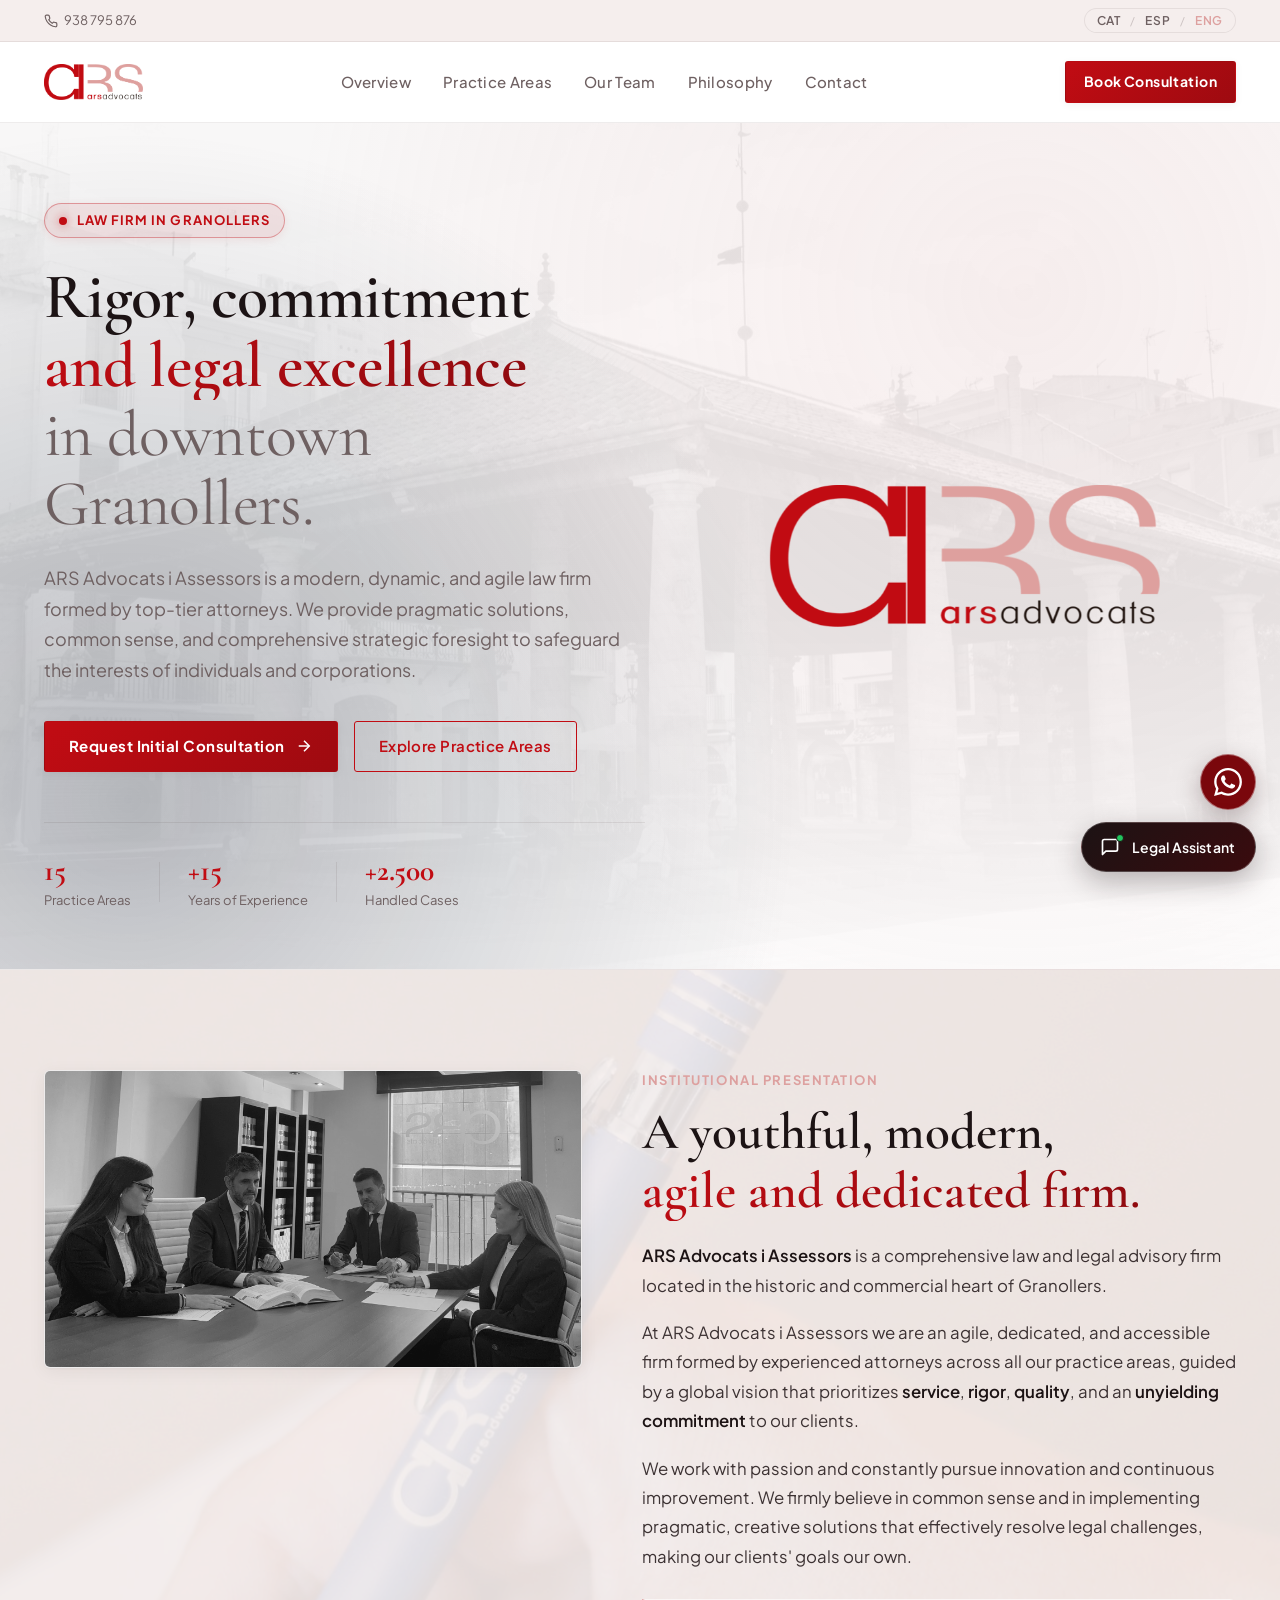
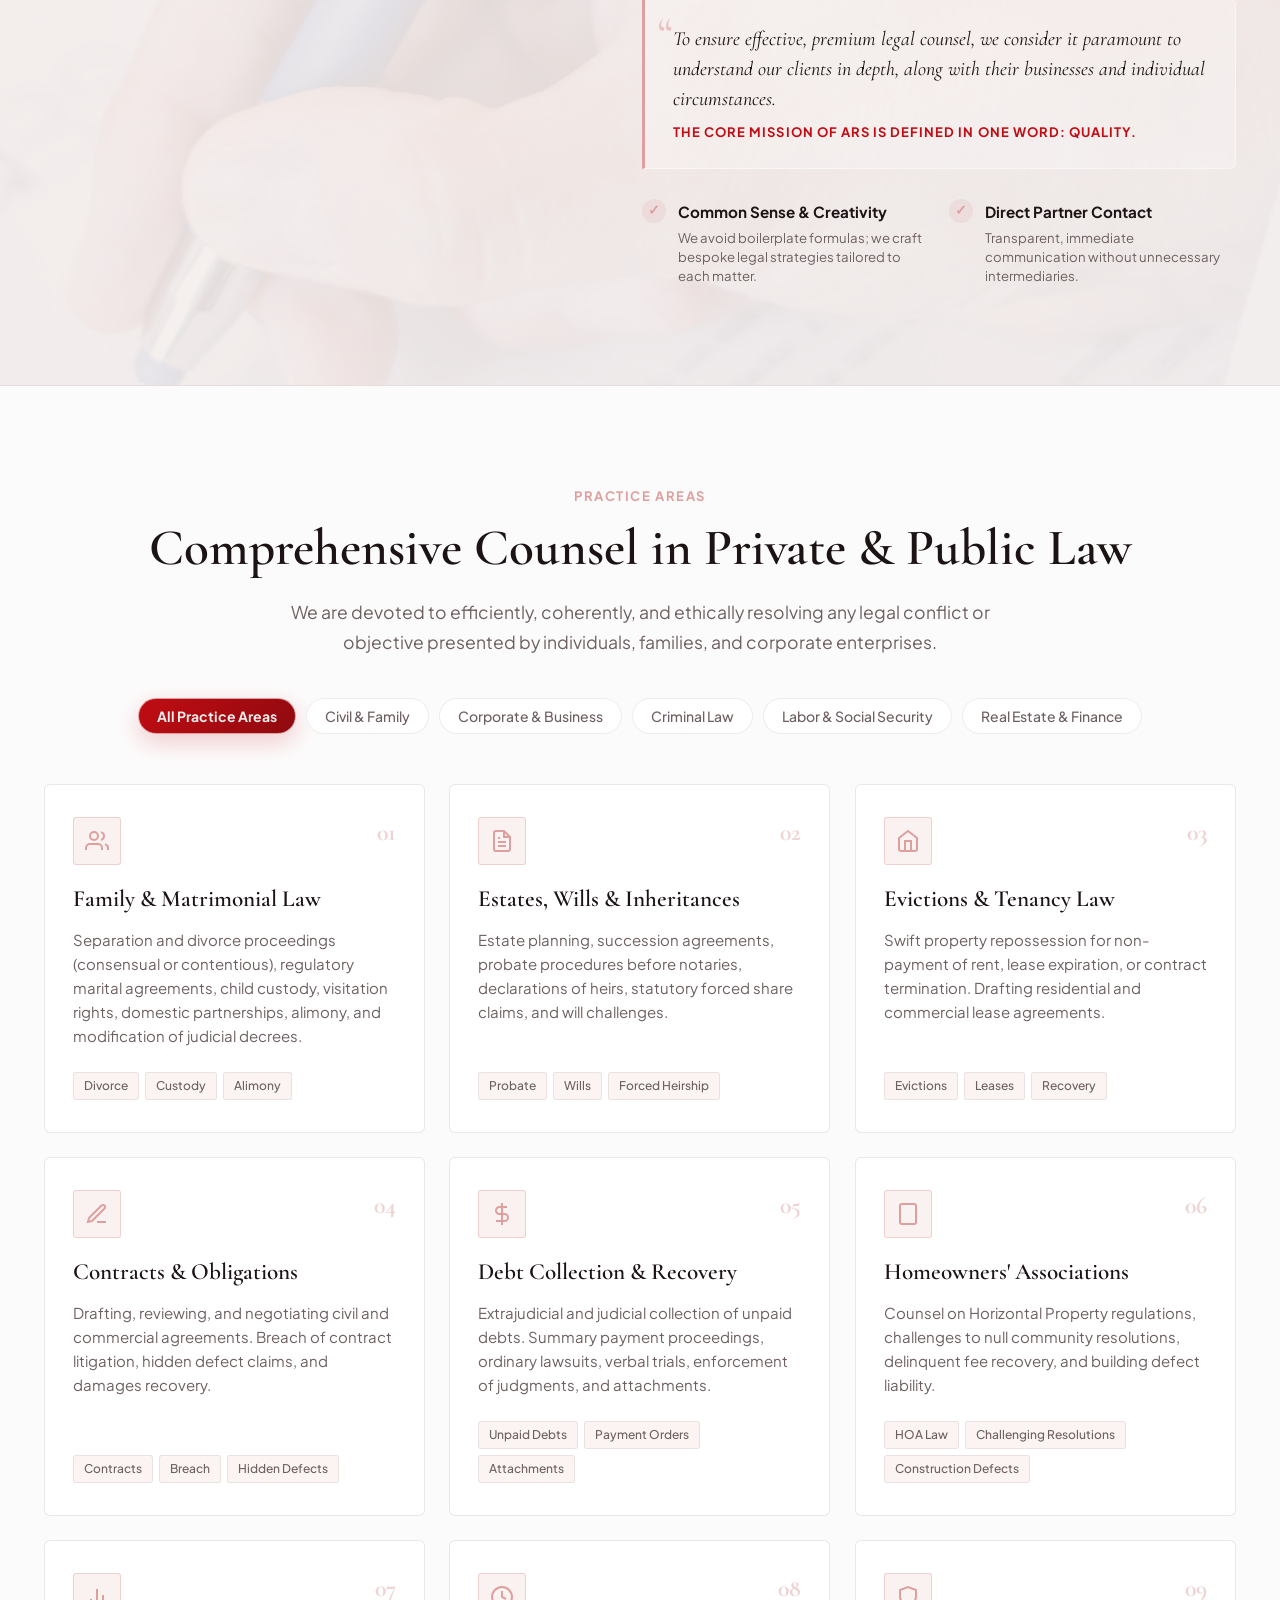
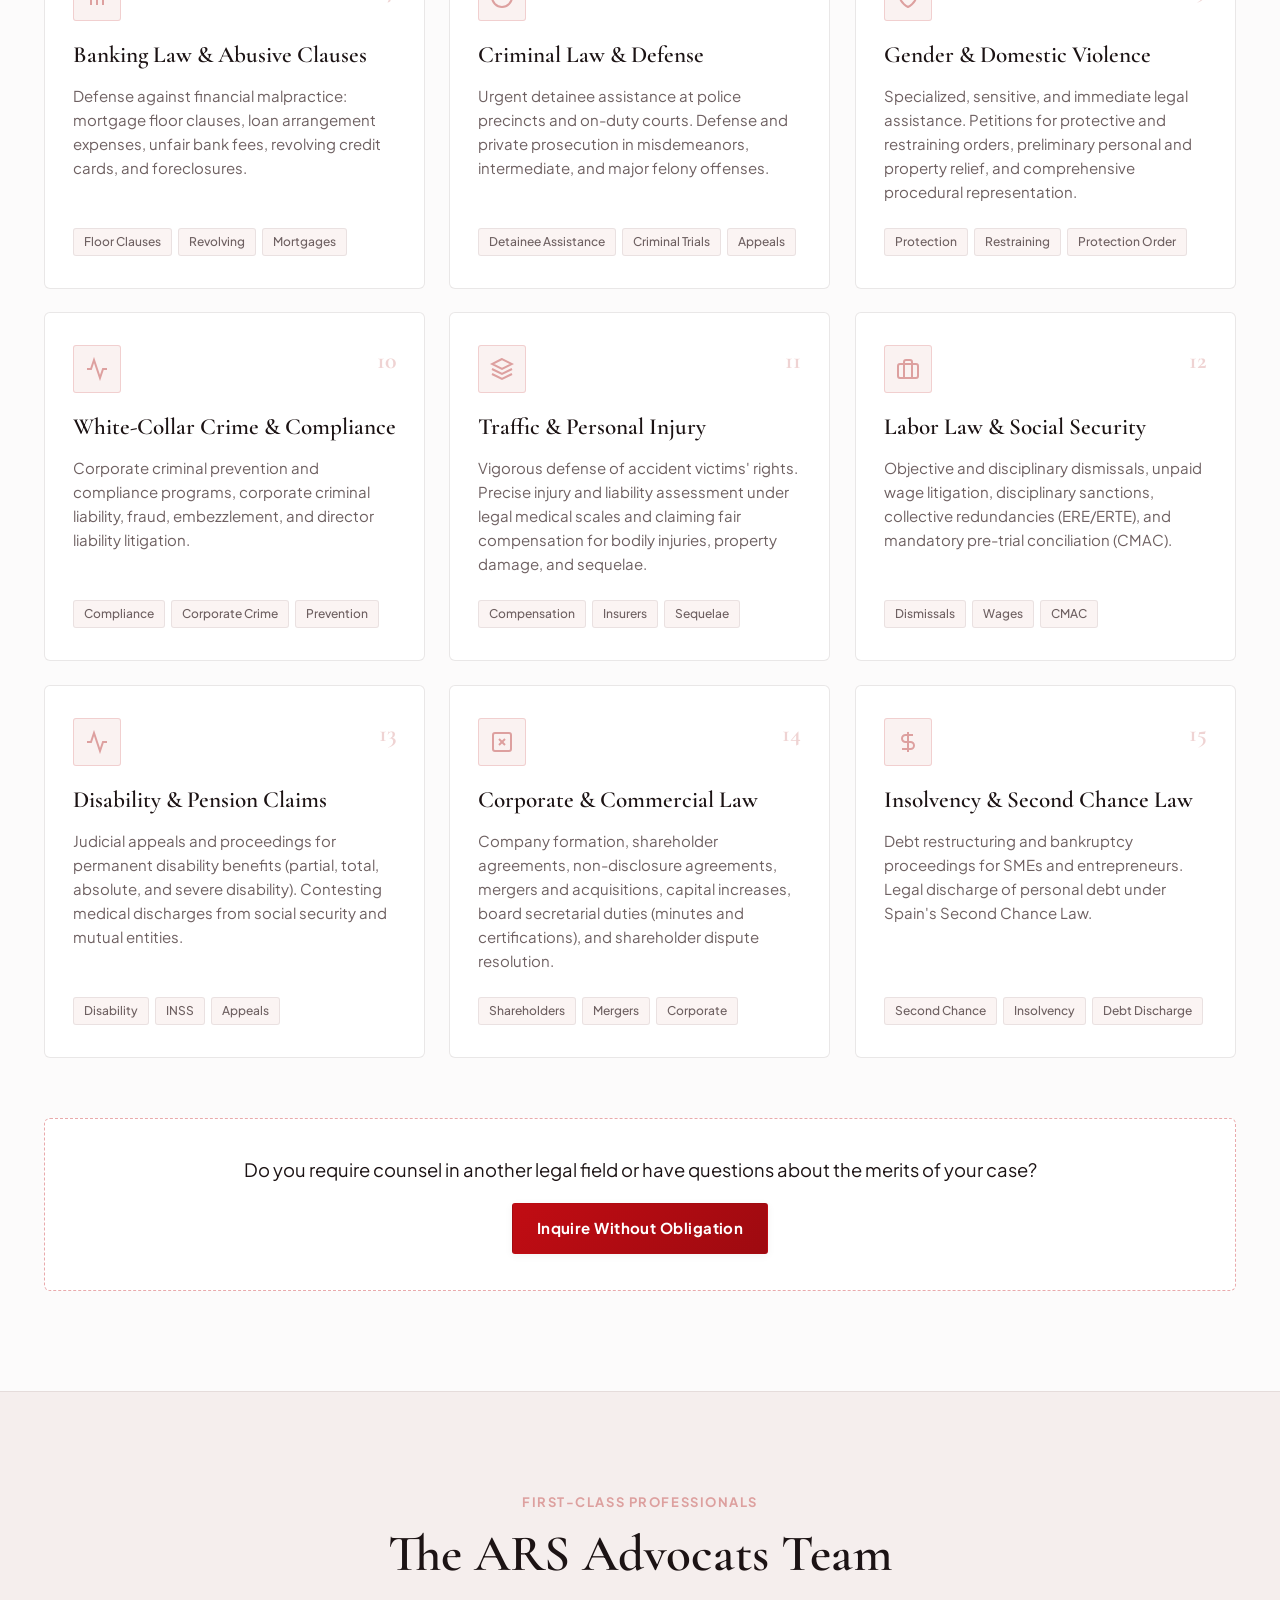
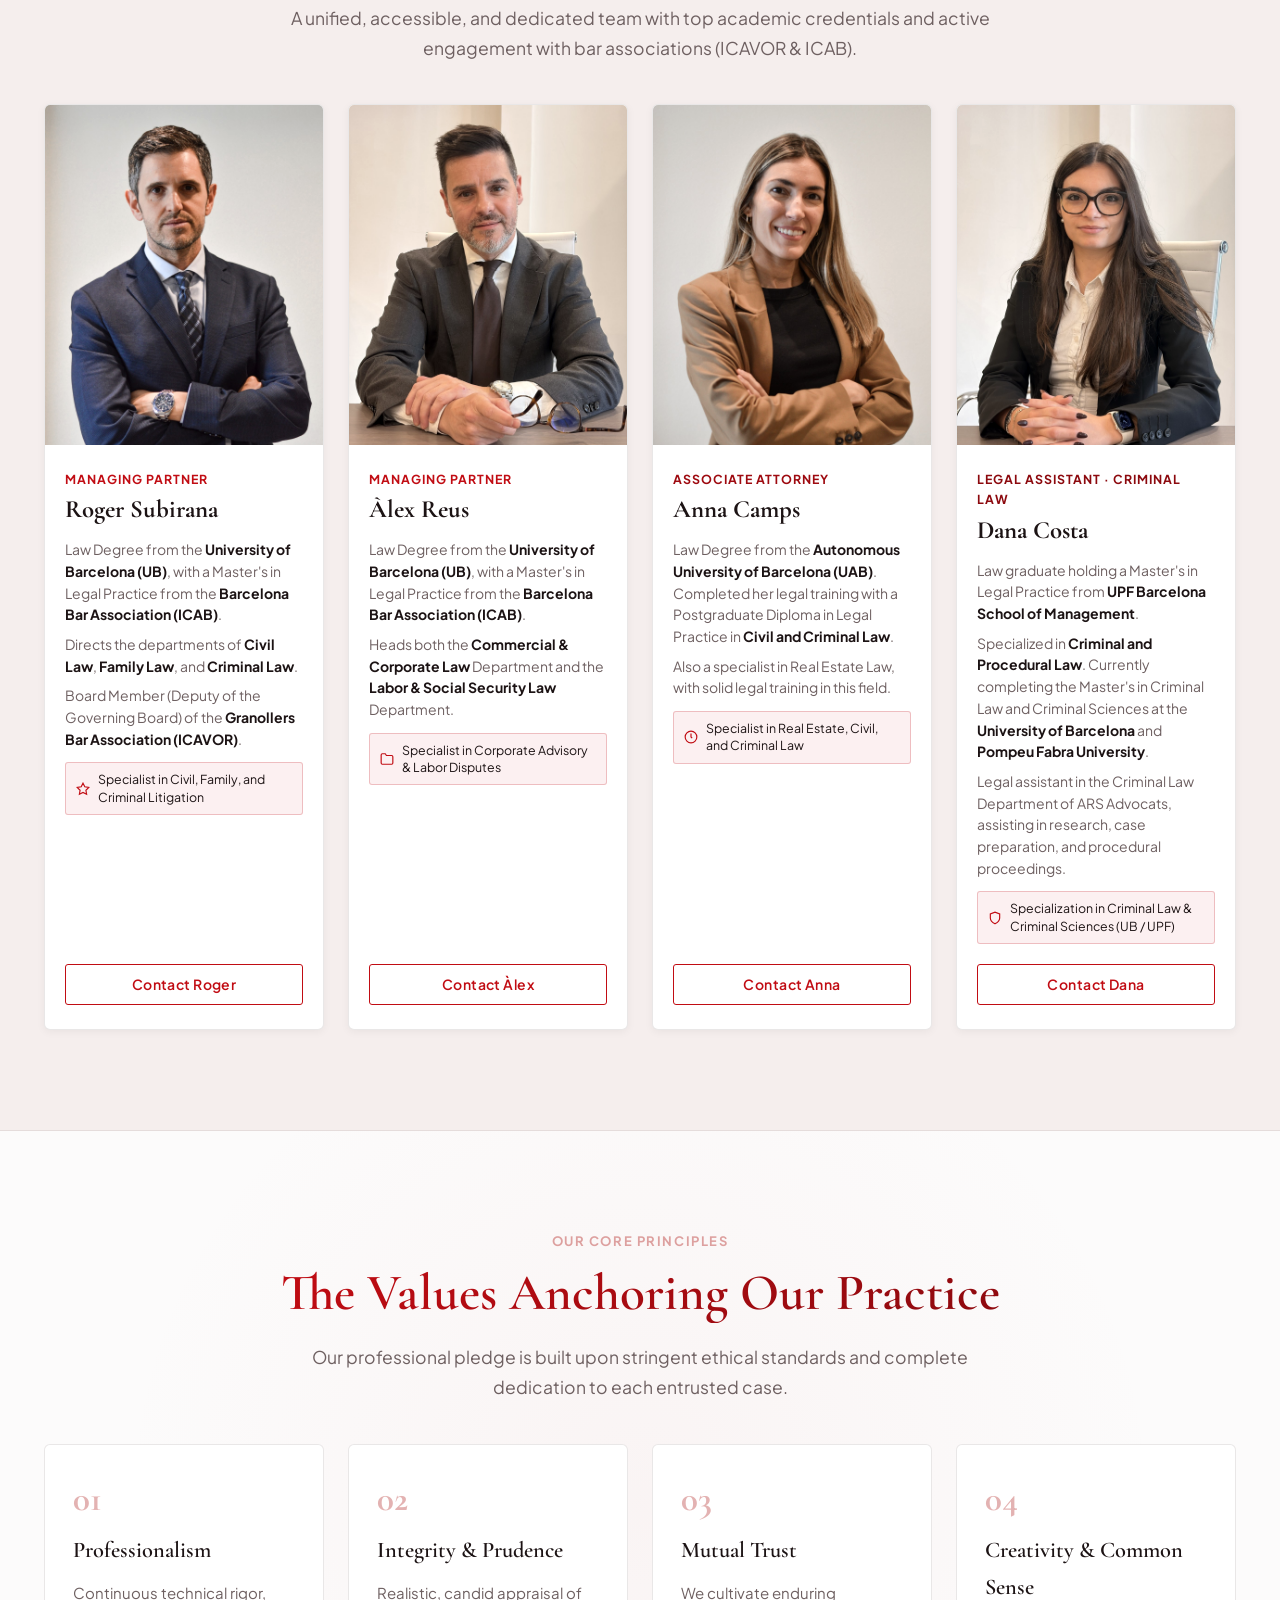
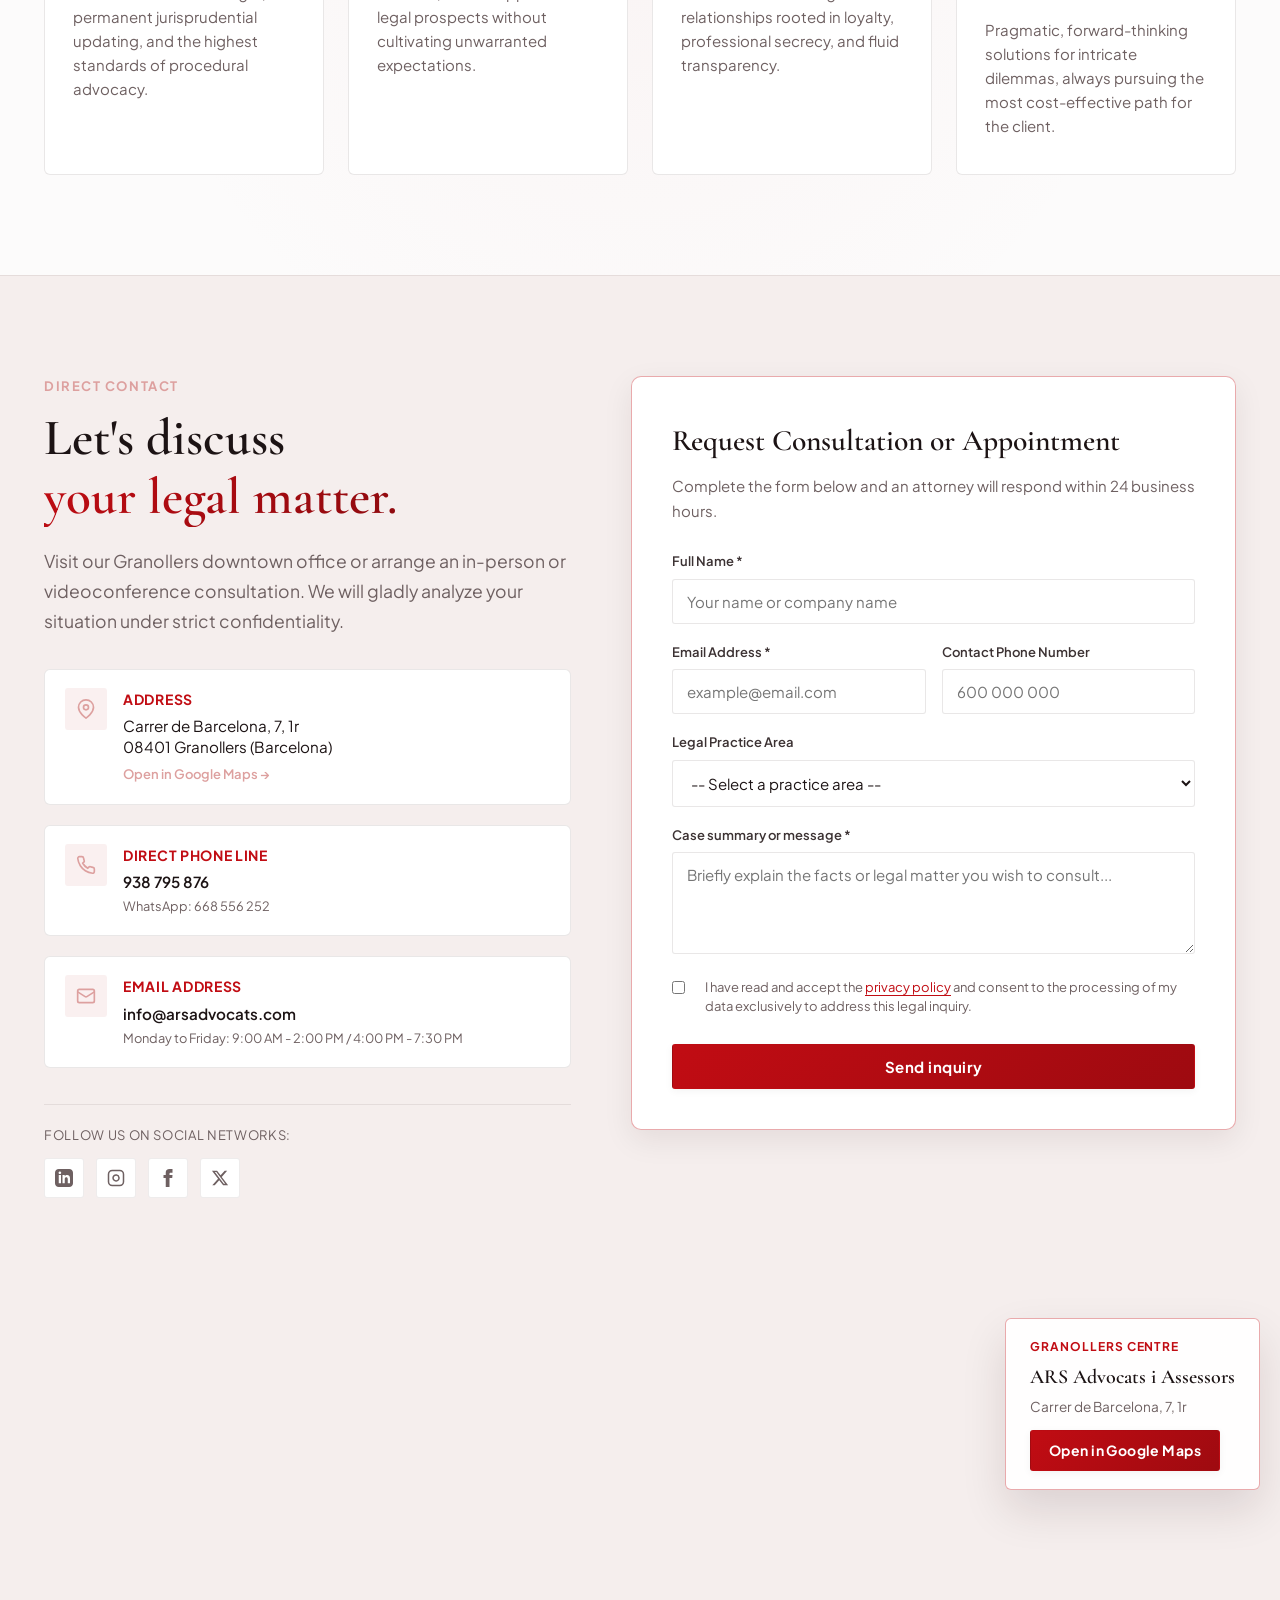
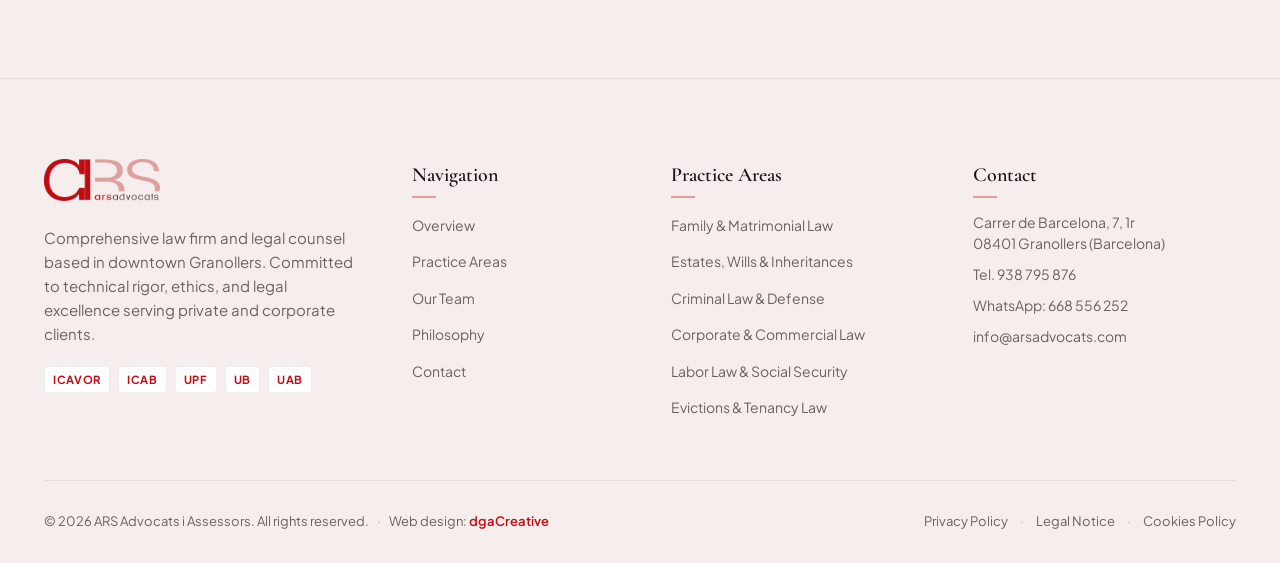
<file: en/index.html>
<!DOCTYPE html>
<html lang="en">
<head>
  <meta charset="UTF-8">
  <meta name="viewport" content="width=device-width, initial-scale=1.0">
  <title>ARS Advocats i Assessors | Law Firm in Granollers (Barcelona)</title>
  <meta name="description" content="ARS Advocats i Assessors. Comprehensive law firm in downtown Granollers (Barcelona). Civil, Family, Criminal, Corporate, Employment, and Real Estate Law.">
  <meta name="keywords" content="ARS Advocats, lawyers Granollers, English speaking lawyer Granollers, Barcelona law firm, family law, inheritance, criminal defense, corporate law, employment law, Roger Subirana, Àlex Reus, Anna Camps, Dana Costa">
  
  <!-- Favicon -->
  <link rel="icon" type="image/x-icon" href="../favicon.ico">
  <link rel="icon" type="image/png" sizes="32x32" href="../assets/images/favicon-32x32.png">
  <link rel="icon" type="image/png" sizes="16x16" href="../assets/images/favicon-16x16.png">
  <link rel="apple-touch-icon" sizes="180x180" href="../assets/images/apple-touch-icon.png">

  <!-- Canonical & Alternate Hreflang -->
  <link rel="canonical" href="https://www.arsadvocats.com/en/">
  <link rel="alternate" hreflang="ca" href="https://www.arsadvocats.com/">
  <link rel="alternate" hreflang="es" href="https://www.arsadvocats.com/es/">
  <link rel="alternate" hreflang="en" href="https://www.arsadvocats.com/en/">
  <link rel="alternate" hreflang="x-default" href="https://www.arsadvocats.com/">

  <!-- Open Graph / Facebook / WhatsApp -->
  <meta property="og:site_name" content="ARS Advocats i Assessors">
  <meta property="og:title" content="ARS Advocats i Assessors | Law Firm in Granollers (Barcelona)">
  <meta property="og:description" content="Rigour, commitment, and legal excellence in downtown Granollers. Comprehensive legal counsel for individuals and companies.">
  <meta property="og:url" content="https://www.arsadvocats.com/en/">
  <meta property="og:image" content="https://www.arsadvocats.com/assets/images/foto_portada.jpg">
  <meta property="og:image:width" content="1920">
  <meta property="og:image:height" content="1276">
  <meta property="og:image:alt" content="ARS Advocats i Assessors Law Firm in Granollers">
  <meta property="og:type" content="website">
  <meta property="og:locale" content="en_GB">
  <meta property="og:locale:alternate" content="ca_ES">
  <meta property="og:locale:alternate" content="es_ES">

  <!-- Twitter / X Cards -->
  <meta name="twitter:card" content="summary_large_image">
  <meta name="twitter:site" content="@arsadvocats">
  <meta name="twitter:title" content="ARS Advocats i Assessors | Law Firm in Granollers (Barcelona)">
  <meta name="twitter:description" content="Rigour, commitment, and legal excellence in downtown Granollers. Comprehensive legal counsel in Civil, Family, Criminal, Corporate, and Employment Law.">
  <meta name="twitter:image" content="https://www.arsadvocats.com/assets/images/foto_portada.jpg">

  <!-- Structured Data JSON-LD (@graph: WebSite, WebPage, LegalService/Attorney, Team & 15 Practice Areas) -->
  <script type="application/ld+json">
  
  {
    "@context": "https://schema.org",
    "@graph": [
      {
        "@type": "WebSite",
        "@id": "https://www.arsadvocats.com/#website",
        "url": "https://www.arsadvocats.com/",
        "name": "ARS Advocats i Assessors",
        "inLanguage": [
          "ca",
          "es",
          "en"
        ],
        "publisher": {
          "@id": "https://www.arsadvocats.com/#organization"
        }
      },
      {
        "@type": "WebPage",
        "@id": "https://www.arsadvocats.com/en/#webpage",
        "url": "https://www.arsadvocats.com/en/",
        "name": "ARS Advocats i Assessors | Law Firm in Granollers (Barcelona)",
        "description": "ARS Advocats i Assessors. Comprehensive law firm in downtown Granollers (Barcelona). Civil, Family, Criminal, Corporate, Employment, and Real Estate Law.",
        "inLanguage": "en",
        "isPartOf": {
          "@id": "https://www.arsadvocats.com/#website"
        },
        "about": {
          "@id": "https://www.arsadvocats.com/#organization"
        }
      },
      {
        "@type": [
          "LegalService",
          "Attorney"
        ],
        "@id": "https://www.arsadvocats.com/#organization",
        "name": "ARS Advocats i Assessors",
        "legalName": "ARS Advocats i Assessors Granollers, S.C.P.",
        "url": "https://www.arsadvocats.com/",
        "logo": {
          "@type": "ImageObject",
          "url": "https://www.arsadvocats.com/assets/images/logo.png",
          "width": 569,
          "height": 206
        },
        "image": "https://www.arsadvocats.com/assets/images/foto_portada.jpg",
        "description": "Full-service law firm in downtown Granollers (Barcelona). Specialists in Civil, Family, Inheritance, Criminal, Corporate, Employment, Real Estate, Banking, and Second Chance Law.",
        "foundingDate": "2011",
        "telephone": "+34938795876",
        "email": "info@arsadvocats.com",
        "priceRange": "$$",
        "knowsLanguage": [
          "ca",
          "es",
          "en"
        ],
        "contactPoint": [
          {
            "@type": "ContactPoint",
            "telephone": "+34-938-795-876",
            "contactType": "customer service",
            "areaServed": "ES",
            "availableLanguage": [
              "Catalan",
              "Spanish",
              "English"
            ]
          },
          {
            "@type": "ContactPoint",
            "telephone": "+34-668-556-252",
            "contactType": "customer service",
            "url": "https://wa.me/34668556252",
            "areaServed": "ES",
            "availableLanguage": [
              "Catalan",
              "Spanish",
              "English"
            ]
          }
        ],
        "address": {
          "@type": "PostalAddress",
          "streetAddress": "Carrer de Barcelona, 7, 1r",
          "addressLocality": "Granollers",
          "postalCode": "08401",
          "addressRegion": "Barcelona",
          "addressCountry": "ES"
        },
        "geo": {
          "@type": "GeoCoordinates",
          "latitude": 41.60749,
          "longitude": 2.285817
        },
        "hasMap": "https://maps.google.com/?q=Carrer+de+Barcelona,+7,+08401+Granollers",
        "openingHoursSpecification": [
          {
            "@type": "OpeningHoursSpecification",
            "dayOfWeek": [
              "Monday",
              "Tuesday",
              "Wednesday",
              "Thursday",
              "Friday"
            ],
            "opens": "09:00",
            "closes": "14:00"
          },
          {
            "@type": "OpeningHoursSpecification",
            "dayOfWeek": [
              "Monday",
              "Tuesday",
              "Wednesday",
              "Thursday",
              "Friday"
            ],
            "opens": "16:00",
            "closes": "19:30"
          }
        ],
        "areaServed": [
          {
            "@type": "City",
            "name": "Granollers"
          },
          {
            "@type": "AdministrativeArea",
            "name": "Vallès Oriental"
          },
          {
            "@type": "AdministrativeArea",
            "name": "Barcelona"
          },
          {
            "@type": "AdministrativeArea",
            "name": "Catalunya"
          }
        ],
        "memberOf": [
          {
            "@type": "Organization",
            "name": "Il·lustre Col·legi d'Advocats de Granollers (ICAVOR)"
          },
          {
            "@type": "Organization",
            "name": "Il·lustre Col·legi de l'Advocacia de Barcelona (ICAB)"
          }
        ],
        "founder": [
          {
            "@id": "https://www.arsadvocats.com/#roger-subirana"
          },
          {
            "@id": "https://www.arsadvocats.com/#alex-reus"
          }
        ],
        "employee": [
          {
            "@id": "https://www.arsadvocats.com/#roger-subirana"
          },
          {
            "@id": "https://www.arsadvocats.com/#alex-reus"
          },
          {
            "@id": "https://www.arsadvocats.com/#anna-camps"
          },
          {
            "@id": "https://www.arsadvocats.com/#dana-costa"
          }
        ],
        "hasOfferCatalog": {
          "@type": "OfferCatalog",
          "name": "Legal Practice Areas",
          "itemListElement": [
            {
              "@type": "Offer",
              "itemOffered": {
                "@type": "Service",
                "name": "Family & Matrimonial Law",
                "description": "Separation and divorce proceedings (consensual or contentious), regulatory marital agreements, child custody, visitation rights, domestic partnerships, alimony, and modification of judicial decrees."
              }
            },
            {
              "@type": "Offer",
              "itemOffered": {
                "@type": "Service",
                "name": "Estates, Wills & Inheritances",
                "description": "Estate planning, succession agreements, probate procedures before notaries, declarations of heirs, statutory forced share claims, and will challenges."
              }
            },
            {
              "@type": "Offer",
              "itemOffered": {
                "@type": "Service",
                "name": "Evictions & Tenancy Law",
                "description": "Swift property repossession for non-payment of rent, lease expiration, or contract termination. Drafting residential and commercial lease agreements."
              }
            },
            {
              "@type": "Offer",
              "itemOffered": {
                "@type": "Service",
                "name": "Contracts & Obligations",
                "description": "Drafting, reviewing, and negotiating civil and commercial agreements. Breach of contract litigation, hidden defect claims, and damages recovery."
              }
            },
            {
              "@type": "Offer",
              "itemOffered": {
                "@type": "Service",
                "name": "Debt Collection & Recovery",
                "description": "Extrajudicial and judicial collection of unpaid debts. Summary payment proceedings, ordinary lawsuits, verbal trials, enforcement of judgments, and attachments."
              }
            },
            {
              "@type": "Offer",
              "itemOffered": {
                "@type": "Service",
                "name": "Homeowners' Associations",
                "description": "Counsel on Horizontal Property regulations, challenges to null community resolutions, delinquent fee recovery, and building defect liability."
              }
            },
            {
              "@type": "Offer",
              "itemOffered": {
                "@type": "Service",
                "name": "Banking Law & Abusive Clauses",
                "description": "Defense against financial malpractice: mortgage floor clauses, loan arrangement expenses, unfair bank fees, revolving credit cards, and foreclosures."
              }
            },
            {
              "@type": "Offer",
              "itemOffered": {
                "@type": "Service",
                "name": "Criminal Law & Defense",
                "description": "Urgent detainee assistance at police precincts and on-duty courts. Defense and private prosecution in misdemeanors, intermediate, and major felony offenses."
              }
            },
            {
              "@type": "Offer",
              "itemOffered": {
                "@type": "Service",
                "name": "Gender & Domestic Violence",
                "description": "Specialized, sensitive, and immediate legal assistance. Petitions for protective and restraining orders, preliminary personal and property relief, and comprehensive procedural representation."
              }
            },
            {
              "@type": "Offer",
              "itemOffered": {
                "@type": "Service",
                "name": "White-Collar Crime & Compliance",
                "description": "Corporate criminal prevention and compliance programs, corporate criminal liability, fraud, embezzlement, and director liability litigation."
              }
            },
            {
              "@type": "Offer",
              "itemOffered": {
                "@type": "Service",
                "name": "Traffic & Personal Injury",
                "description": "Vigorous defense of accident victims' rights. Precise injury and liability assessment under legal medical scales and claiming fair compensation for bodily injuries, property damage, and sequelae."
              }
            },
            {
              "@type": "Offer",
              "itemOffered": {
                "@type": "Service",
                "name": "Labor Law & Social Security",
                "description": "Objective and disciplinary dismissals, unpaid wage litigation, disciplinary sanctions, collective redundancies (ERE/ERTE), and mandatory pre-trial conciliation (CMAC)."
              }
            },
            {
              "@type": "Offer",
              "itemOffered": {
                "@type": "Service",
                "name": "Disability & Pension Claims",
                "description": "Judicial appeals and proceedings for permanent disability benefits (partial, total, absolute, and severe disability). Contesting medical discharges from social security and mutual entities."
              }
            },
            {
              "@type": "Offer",
              "itemOffered": {
                "@type": "Service",
                "name": "Corporate & Commercial Law",
                "description": "Company formation, shareholder agreements, non-disclosure agreements, mergers and acquisitions, capital increases, board secretarial duties (minutes and certifications), and shareholder dispute resolution."
              }
            },
            {
              "@type": "Offer",
              "itemOffered": {
                "@type": "Service",
                "name": "Insolvency & Second Chance Law",
                "description": "Debt restructuring and bankruptcy proceedings for SMEs and entrepreneurs. Legal discharge of personal debt under Spain's Second Chance Law."
              }
            }
          ]
        },
        "sameAs": [
          "https://es.linkedin.com/company/ars-advocats",
          "https://www.instagram.com/arsadvocats/",
          "https://www.facebook.com/ARSAdvocats",
          "https://twitter.com/arsadvocats"
        ]
      },
      {
        "@type": "Person",
        "@id": "https://www.arsadvocats.com/#roger-subirana",
        "name": "Roger Subirana",
        "jobTitle": "Managing Partner",
        "image": "https://www.arsadvocats.com/assets/images/roger.jpg",
        "worksFor": {
          "@id": "https://www.arsadvocats.com/#organization"
        },
        "alumniOf": [
          {
            "@type": "CollegeOrUniversity",
            "name": "Universitat de Barcelona (UB)"
          },
          {
            "@type": "Organization",
            "name": "Il·lustre Col·legi de l'Advocacia de Barcelona (ICAB)"
          }
        ],
        "memberOf": {
          "@type": "Organization",
          "name": "Il·lustre Col·legi d'Advocats de Granollers (ICAVOR)"
        },
        "knowsAbout": [
          "Civil Law",
          "Family Law",
          "Inheritance and Wills",
          "Criminal Law",
          "Litigation"
        ],
        "knowsLanguage": [
          "ca",
          "es",
          "en"
        ]
      },
      {
        "@type": "Person",
        "@id": "https://www.arsadvocats.com/#alex-reus",
        "name": "Àlex Reus",
        "jobTitle": "Managing Partner",
        "image": "https://www.arsadvocats.com/assets/images/alex.jpg",
        "worksFor": {
          "@id": "https://www.arsadvocats.com/#organization"
        },
        "alumniOf": [
          {
            "@type": "CollegeOrUniversity",
            "name": "Universitat de Barcelona (UB)"
          },
          {
            "@type": "Organization",
            "name": "Il·lustre Col·legi de l'Advocacia de Barcelona (ICAB)"
          }
        ],
        "knowsAbout": [
          "Corporate and Commercial Law",
          "Employment and Social Security Law",
          "Disability Claims",
          "Second Chance Law",
          "Corporate Compliance"
        ],
        "knowsLanguage": [
          "ca",
          "es",
          "en"
        ]
      },
      {
        "@type": "Person",
        "@id": "https://www.arsadvocats.com/#anna-camps",
        "name": "Anna Camps",
        "jobTitle": "Associate Attorney",
        "image": "https://www.arsadvocats.com/assets/images/anna.jpg",
        "worksFor": {
          "@id": "https://www.arsadvocats.com/#organization"
        },
        "alumniOf": [
          {
            "@type": "CollegeOrUniversity",
            "name": "Universitat Autònoma de Barcelona (UAB)"
          }
        ],
        "knowsAbout": [
          "Real Estate Law",
          "Evictions and Leases",
          "Civil Law",
          "Criminal Law"
        ],
        "knowsLanguage": [
          "ca",
          "es",
          "en"
        ]
      },
      {
        "@type": "Person",
        "@id": "https://www.arsadvocats.com/#dana-costa",
        "name": "Dana Costa",
        "jobTitle": "Legal Assistant · Criminal Law",
        "image": "https://www.arsadvocats.com/assets/images/dana.jpg",
        "worksFor": {
          "@id": "https://www.arsadvocats.com/#organization"
        },
        "alumniOf": [
          {
            "@type": "CollegeOrUniversity",
            "name": "UPF Barcelona School of Management"
          },
          {
            "@type": "CollegeOrUniversity",
            "name": "Universitat de Barcelona (UB)"
          },
          {
            "@type": "CollegeOrUniversity",
            "name": "Universitat Pompeu Fabra (UPF)"
          }
        ],
        "knowsAbout": [
          "Criminal Law",
          "Criminal Procedural Law",
          "Criminal Sciences"
        ],
        "knowsLanguage": [
          "ca",
          "es",
          "en"
        ]
      }
    ]
  }
  </script>

  <!-- Google Fonts: Cormorant Garamond + Plus Jakarta Sans (optimized weights) -->
  <link rel="preconnect" href="https://fonts.googleapis.com">
  <link rel="preconnect" href="https://fonts.gstatic.com" crossorigin>
  <link href="https://fonts.googleapis.com/css2?family=Cormorant+Garamond:ital,wght@0,500;0,600;0,700;1,400&family=Plus+Jakarta+Sans:wght@400;500;600;700&display=swap" rel="stylesheet">

  <link rel="stylesheet" href="../styles.css?v=31">
  <link rel="stylesheet" href="../chatbot.css?v=3">
</head>
<body data-lang="en">

  <!-- Top Announcement Bar -->
  <div class="top-bar">
    <div class="container top-bar-container">
      <div class="top-bar-left">
        <a href="tel:+34938795876" class="top-tel">
          <svg width="14" height="14" viewBox="0 0 24 24" fill="none" stroke="currentColor" stroke-width="2"><path d="M22 16.92v3a2 2 0 0 1-2.18 2 19.79 19.79 0 0 1-8.63-3.07 19.5 19.5 0 0 1-6-6 19.79 19.79 0 0 1-3.07-8.67A2 2 0 0 1 4.11 2h3a2 2 0 0 1 2 1.72 12.84 12.84 0 0 0 .7 2.81 2 2 0 0 1-.45 2.11L8.09 9.91a16 16 0 0 0 6 6l1.27-1.27a2 2 0 0 1 2.11-.45 12.84 12.84 0 0 0 2.81.7A2 2 0 0 1 22 16.92z"></path></svg>
          <span>938 795 876</span>
        </a>
      </div>
      <div class="top-bar-right">
        <div class="lang-switcher" aria-label="Canvi d'idioma">
          <button class="lang-btn" data-switch-lang="ca">CAT</button>
          <span class="lang-divider">/</span>
          <button class="lang-btn" data-switch-lang="es">ESP</button>
          <span class="lang-divider">/</span>
          <button class="lang-btn active" data-switch-lang="en">ENG</button>
        </div>
      </div>
    </div>
  </div>

  <!-- Header / Navigation Bar -->
  <header class="header" id="mainHeader">
    <div class="container header-container">
      <a href="#" class="brand-link" aria-label="ARS Advocats inici">
        <div class="nav-logo-wrap">
          <img src="../assets/images/logo.png" alt="ARS Advocats i Assessors" class="brand-logo" width="569" height="206" decoding="async">
        </div>
      </a>

      <!-- Desktop Nav -->
      <nav class="desktop-nav" aria-label="Navegació principal">
        <a href="#presentacio" class="nav-item" data-i18n="nav_presentation">Overview</a>
        <a href="#especialitats" class="nav-item" data-i18n="nav_specialties">Practice Areas</a>
        <a href="#equip" class="nav-item" data-i18n="nav_team">Our Team</a>
        <a href="#valors" class="nav-item" data-i18n="nav_values">Philosophy</a>
        <a href="#contacte" class="nav-item" data-i18n="nav_contact">Contact</a>
      </nav>

      <div class="header-actions">        <a href="#contacte" class="btn btn-primary btn-sm" data-i18n="nav_cta">Book Consultation</a>
        <button class="mobile-toggle" id="mobileToggle" aria-label="Menú de navegació" aria-expanded="false">
          <span></span>
          <span></span>
          <span></span>
        </button>
      </div>
    </div>

    <!-- Mobile Drawer moved outside sticky header to avoid backdrop-filter fixed positioning bug -->
  </header>

  <!-- Mobile Drawer -->
  <div class="mobile-menu" id="mobileMenu" aria-hidden="true">
    <div class="mobile-menu-header">
      <div class="nav-logo-wrap">
        <img src="../assets/images/logo.png" alt="ARS Advocats i Assessors" class="brand-logo" width="569" height="206" decoding="async">
      </div>
      <button class="mobile-menu-close" id="mobileMenuClose" aria-label="Tancar menú">
        <svg width="22" height="22" viewBox="0 0 24 24" fill="none" stroke="currentColor" stroke-width="2.2" stroke-linecap="round" stroke-linejoin="round">
          <line x1="18" y1="6" x2="6" y2="18"></line>
          <line x1="6" y1="6" x2="18" y2="18"></line>
        </svg>
      </button>
    </div>
    <div class="mobile-menu-inner">
      <nav class="mobile-nav">
        <a href="#presentacio" class="mobile-nav-item" data-i18n="nav_presentation">Overview</a>
        <a href="#especialitats" class="mobile-nav-item" data-i18n="nav_specialties">Practice Areas</a>
        <a href="#equip" class="mobile-nav-item" data-i18n="nav_team">Our Team</a>
        <a href="#valors" class="mobile-nav-item" data-i18n="nav_values">Philosophy</a>
        <a href="#contacte" class="mobile-nav-item" data-i18n="nav_contact">Contact</a>
      </nav>
      <div class="mobile-menu-footer">
        <div class="mobile-contact-info">
          <p><strong>ARS Advocats i Assessors</strong></p>
          <p>Carrer de Barcelona, 7, 1r, 08401 Granollers</p>
          <p><a href="tel:+34938795876">Tel. 938 795 876</a></p>
        </div>
        <div class="mobile-lang">
          <button class="lang-btn" data-switch-lang="ca">Català</button>
          <button class="lang-btn" data-switch-lang="es">Castellano</button>
          <button class="lang-btn active" data-switch-lang="en">English</button>
        </div>
        <a href="#contacte" class="btn btn-primary btn-block" data-i18n="nav_cta">Book Consultation</a>
      </div>
    </div>
  </div>

  <!-- Main Content Wrapper for smooth transitions -->
  <main id="pageContent" class="page-content page-lang-transition">
    <!-- Hero Section -->
    <section class="hero-section" id="hero">
    <div class="hero-bg-overlay"></div>
    <div class="container hero-container">
      <div class="hero-content">
        <div class="hero-badge reveal">
          <span class="badge-dot"></span>
          <span data-i18n="hero_badge">Law Firm in Granollers</span>
        </div>
        <h1 class="hero-title reveal delay-1">
          <span data-i18n="hero_title_1">Rigor, commitment</span><br>
          <span class="text-gold" data-i18n="hero_title_2">and legal excellence</span><br>
          <span class="hero-title-light" data-i18n="hero_title_3">in downtown Granollers.</span>
        </h1>
        <p class="hero-subtitle reveal delay-2" data-i18n="hero_desc">ARS Advocats i Assessors is a modern, dynamic, and agile law firm formed by top-tier attorneys. We provide pragmatic solutions, common sense, and comprehensive strategic foresight to safeguard the interests of individuals and corporations.</p>

        <div class="hero-buttons reveal delay-3">
          <a href="#contacte" class="btn btn-gold">
            <span data-i18n="hero_cta_consult">Request Initial Consultation</span>
            <svg width="18" height="18" viewBox="0 0 24 24" fill="none" stroke="currentColor" stroke-width="2"><line x1="5" y1="12" x2="19" y2="12"></line><polyline points="12 5 19 12 12 19"></polyline></svg>
          </a>
          <a href="#especialitats" class="btn btn-outline">
            <span data-i18n="hero_btn_explore">Explore Practice Areas</span>
          </a>
        </div>

        <div class="hero-stats reveal delay-4">
          <div class="stat-card">
            <div class="stat-num">15</div>
            <div class="stat-label" data-i18n="stat_areas">Practice Areas</div>
          </div>
          <div class="stat-divider"></div>
          <div class="stat-card">
            <div class="stat-num" id="statYearsExperience">+15</div>
            <div class="stat-label" data-i18n="stat_experience">Years of Experience</div>
          </div>
          <div class="stat-divider"></div>
          <div class="stat-card">
            <div class="stat-num">+2.500</div>
            <div class="stat-label" data-i18n="stat_cases">Handled Cases</div>
          </div>
        </div>
      </div>

      <div class="hero-visual reveal delay-2">
        <div class="hero-emblem-stage" id="heroEmblemStage">
          <div class="emblem-card-inner">
            <div class="hero-logo-wrap">
              <img src="../assets/images/logo.png" alt="ARS Advocats i Assessors Logo" class="hero-grand-logo" width="569" height="206" fetchpriority="high">
            </div>
          </div>
        </div>
      </div>
    </div>
  </section>

  <!-- Presentació / Sobre Nosaltres -->
  <section class="section section-presentation" id="presentacio">
    <div class="presentation-bg-overlay"></div>
    <div class="container">
      <div class="presentation-grid">
        <div class="presentation-images reveal">
          <div class="interactive-photo-card" id="presentationPhotoCard" role="button" tabindex="0" title="Clica per alternar color">
            <img src="../assets/images/fotogrup.jpg" alt="L'equip d'ARS Advocats a les nostres instal·lacions" class="presentation-photo" id="presentationPhoto" width="1920" height="1061" loading="lazy" decoding="async">
          </div>
        </div>

        <div class="presentation-content reveal delay-1">
          <div class="section-kicker" data-i18n="pres_kicker">INSTITUTIONAL PRESENTATION</div>
          <h2 class="section-title">
            <span data-i18n="pres_title_1">A youthful, modern,</span> <br>
            <span class="text-gold" data-i18n="pres_title_2">agile and dedicated firm.</span>
          </h2>
          <div class="rich-text">
            <p data-i18n="pres_p1"><strong>ARS Advocats i Assessors</strong> is a comprehensive law and legal advisory firm located in the historic and commercial heart of Granollers.</p>
            <p data-i18n="pres_p2">At ARS Advocats i Assessors we are an agile, dedicated, and accessible firm formed by experienced attorneys across all our practice areas, guided by a global vision that prioritizes <strong>service</strong>, <strong>rigor</strong>, <strong>quality</strong>, and an <strong>unyielding commitment</strong> to our clients.</p>
            <p data-i18n="pres_p3">We work with passion and constantly pursue innovation and continuous improvement. We firmly believe in common sense and in implementing pragmatic, creative solutions that effectively resolve legal challenges, making our clients' goals our own.</p>
          </div>

          <div class="quote-box">
            <div class="quote-mark">“</div>
            <p class="quote-text" data-i18n="pres_quote">To ensure effective, premium legal counsel, we consider it paramount to understand our clients in depth, along with their businesses and individual circumstances.</p>
            <span class="quote-author" data-i18n="pres_motto">The core mission of ARS is defined in one word: QUALITY.</span>
          </div>

          <div class="presentation-features">
            <div class="feature-item">
              <span class="feature-icon">✓</span>
              <div>
                <strong data-i18n="feat_1_title">Common Sense & Creativity</strong>
                <p data-i18n="feat_1_desc">We avoid boilerplate formulas; we craft bespoke legal strategies tailored to each matter.</p>
              </div>
            </div>
            <div class="feature-item">
              <span class="feature-icon">✓</span>
              <div>
                <strong data-i18n="feat_2_title">Direct Partner Contact</strong>
                <p data-i18n="feat_2_desc">Transparent, immediate communication without unnecessary intermediaries.</p>
              </div>
            </div>
          </div>
        </div>
      </div>
    </div>
  </section>

  <!-- Especialitats Jurídiques -->
  <section class="section section-specialties" id="especialitats">
    <div class="container">
      <div class="section-header text-center reveal">
        <div class="section-kicker" data-i18n="spec_kicker">PRACTICE AREAS</div>
        <h2 class="section-title" data-i18n="spec_title">Comprehensive Counsel in Private & Public Law</h2>
        <p class="section-desc" data-i18n="spec_subtitle">We are devoted to efficiently, coherently, and ethically resolving any legal conflict or objective presented by individuals, families, and corporate enterprises.</p>

        <!-- Category Filters -->
        <div class="filter-pills" role="tablist" aria-label="Filtre per especialitats jurídiques">
          <button class="pill active" role="tab" aria-selected="true" data-filter="all" data-i18n="filter_all">All Practice Areas</button>
          <button class="pill" role="tab" aria-selected="false" data-filter="civil" data-i18n="filter_civil">Civil & Family</button>
          <button class="pill" role="tab" aria-selected="false" data-filter="empresa" data-i18n="filter_business">Corporate & Business</button>
          <button class="pill" role="tab" aria-selected="false" data-filter="penal" data-i18n="filter_criminal">Criminal Law</button>
          <button class="pill" role="tab" aria-selected="false" data-filter="laboral" data-i18n="filter_labor">Labor & Social Security</button>
          <button class="pill" role="tab" aria-selected="false" data-filter="immobiliari" data-i18n="filter_property">Real Estate & Finance</button>
        </div>
      </div>

      <div class="specialties-grid" id="specialtiesGrid">
        <!-- 1: Família -->
        <div class="spec-card reveal" data-category="civil">
          <div class="spec-icon-wrap">
            <svg width="24" height="24" viewBox="0 0 24 24" fill="none" stroke="currentColor" stroke-width="2"><path d="M17 21v-2a4 4 0 0 0-4-4H5a4 4 0 0 0-4 4v2"></path><circle cx="9" cy="7" r="4"></circle><path d="M23 21v-2a4 4 0 0 0-3-3.87"></path><path d="M16 3.13a4 4 0 0 1 0 7.75"></path></svg>
          </div>
          <span class="spec-num">01</span>
          <h3 class="spec-card-title" data-i18n="sp_1_title">Family & Matrimonial Law</h3>
          <p class="spec-card-desc" data-i18n="sp_1_desc">Separation and divorce proceedings (consensual or contentious), regulatory marital agreements, child custody, visitation rights, domestic partnerships, alimony, and modification of judicial decrees.</p>
          <div class="spec-tags">
            <span data-i18n="sp_1_t1">Divorce</span><span data-i18n="sp_1_t2">Custody</span><span data-i18n="sp_1_t3">Alimony</span>
          </div>
        </div>

        <!-- 2: Successions -->
        <div class="spec-card reveal delay-1" data-category="civil">
          <div class="spec-icon-wrap">
            <svg width="24" height="24" viewBox="0 0 24 24" fill="none" stroke="currentColor" stroke-width="2"><path d="M14 2H6a2 2 0 0 0-2 2v16a2 2 0 0 0 2 2h12a2 2 0 0 0 2-2V8z"></path><polyline points="14 2 14 8 20 8"></polyline><line x1="16" y1="13" x2="8" y2="13"></line><line x1="16" y1="17" x2="8" y2="17"></line><polyline points="10 9 9 9 8 9"></polyline></svg>
          </div>
          <span class="spec-num">02</span>
          <h3 class="spec-card-title" data-i18n="sp_2_title">Estates, Wills & Inheritances</h3>
          <p class="spec-card-desc" data-i18n="sp_2_desc">Estate planning, succession agreements, probate procedures before notaries, declarations of heirs, statutory forced share claims, and will challenges.</p>
          <div class="spec-tags">
            <span data-i18n="sp_2_t1">Probate</span><span data-i18n="sp_2_t2">Wills</span><span data-i18n="sp_2_t3">Forced Heirship</span>
          </div>
        </div>

        <!-- 3: Desnonaments -->
        <div class="spec-card reveal delay-2" data-category="immobiliari">
          <div class="spec-icon-wrap">
            <svg width="24" height="24" viewBox="0 0 24 24" fill="none" stroke="currentColor" stroke-width="2"><path d="M3 9l9-7 9 7v11a2 2 0 0 1-2 2H5a2 2 0 0 1-2-2z"></path><polyline points="9 22 9 12 15 12 15 22"></polyline></svg>
          </div>
          <span class="spec-num">03</span>
          <h3 class="spec-card-title" data-i18n="sp_3_title">Evictions & Tenancy Law</h3>
          <p class="spec-card-desc" data-i18n="sp_3_desc">Swift property repossession for non-payment of rent, lease expiration, or contract termination. Drafting residential and commercial lease agreements.</p>
          <div class="spec-tags">
            <span data-i18n="sp_3_t1">Evictions</span><span data-i18n="sp_3_t2">Leases</span><span data-i18n="sp_3_t3">Recovery</span>
          </div>
        </div>

        <!-- 4: Contractes -->
        <div class="spec-card reveal" data-category="civil">
          <div class="spec-icon-wrap">
            <svg width="24" height="24" viewBox="0 0 24 24" fill="none" stroke="currentColor" stroke-width="2"><path d="M12 20h9"></path><path d="M16.5 3.5a2.121 2.121 0 0 1 3 3L7 19l-4 1 1-4L16.5 3.5z"></path></svg>
          </div>
          <span class="spec-num">04</span>
          <h3 class="spec-card-title" data-i18n="sp_4_title">Contracts & Obligations</h3>
          <p class="spec-card-desc" data-i18n="sp_4_desc">Drafting, reviewing, and negotiating civil and commercial agreements. Breach of contract litigation, hidden defect claims, and damages recovery.</p>
          <div class="spec-tags">
            <span data-i18n="sp_4_t1">Contracts</span><span data-i18n="sp_4_t2">Breach</span><span data-i18n="sp_4_t3">Hidden Defects</span>
          </div>
        </div>

        <!-- 5: Reclamacions de Quantitat -->
        <div class="spec-card reveal delay-1" data-category="civil">
          <div class="spec-icon-wrap">
            <svg width="24" height="24" viewBox="0 0 24 24" fill="none" stroke="currentColor" stroke-width="2"><line x1="12" y1="1" x2="12" y2="23"></line><path d="M17 5H9.5a3.5 3.5 0 0 0 0 7h5a3.5 3.5 0 0 1 0 7H6"></path></svg>
          </div>
          <span class="spec-num">05</span>
          <h3 class="spec-card-title" data-i18n="sp_5_title">Debt Collection & Recovery</h3>
          <p class="spec-card-desc" data-i18n="sp_5_desc">Extrajudicial and judicial collection of unpaid debts. Summary payment proceedings, ordinary lawsuits, verbal trials, enforcement of judgments, and attachments.</p>
          <div class="spec-tags">
            <span data-i18n="sp_5_t1">Unpaid Debts</span><span data-i18n="sp_5_t2">Payment Orders</span><span data-i18n="sp_5_t3">Attachments</span>
          </div>
        </div>

        <!-- 6: Comunitats Propietaris -->
        <div class="spec-card reveal delay-2" data-category="immobiliari">
          <div class="spec-icon-wrap">
            <svg width="24" height="24" viewBox="0 0 24 24" fill="none" stroke="currentColor" stroke-width="2"><rect x="4" y="2" width="16" height="20" rx="2" ry="2"></rect><line x1="9" y1="22" x2="9" y2="22.01"></line><line x1="15" y1="22" x2="15" y2="22.01"></line><line x1="12" y1="18" x2="12" y2="18.01"></line><line x1="12" y1="14" x2="12" y2="14.01"></line><line x1="12" y1="10" x2="12" y2="10.01"></line><line x1="12" y1="6" x2="12" y2="6.01"></line></svg>
          </div>
          <span class="spec-num">06</span>
          <h3 class="spec-card-title" data-i18n="sp_6_title">Homeowners' Associations</h3>
          <p class="spec-card-desc" data-i18n="sp_6_desc">Counsel on Horizontal Property regulations, challenges to null community resolutions, delinquent fee recovery, and building defect liability.</p>
          <div class="spec-tags">
            <span data-i18n="sp_6_t1">HOA Law</span><span data-i18n="sp_6_t2">Challenging Resolutions</span><span data-i18n="sp_6_t3">Construction Defects</span>
          </div>
        </div>

        <!-- 7: Dret Bancari -->
        <div class="spec-card reveal" data-category="immobiliari">
          <div class="spec-icon-wrap">
            <svg width="24" height="24" viewBox="0 0 24 24" fill="none" stroke="currentColor" stroke-width="2"><line x1="18" y1="20" x2="18" y2="10"></line><line x1="12" y1="20" x2="12" y2="4"></line><line x1="6" y1="20" x2="6" y2="14"></line></svg>
          </div>
          <span class="spec-num">07</span>
          <h3 class="spec-card-title" data-i18n="sp_7_title">Banking Law & Abusive Clauses</h3>
          <p class="spec-card-desc" data-i18n="sp_7_desc">Defense against financial malpractice: mortgage floor clauses, loan arrangement expenses, unfair bank fees, revolving credit cards, and foreclosures.</p>
          <div class="spec-tags">
            <span data-i18n="sp_7_t1">Floor Clauses</span><span data-i18n="sp_7_t2">Revolving</span><span data-i18n="sp_7_t3">Mortgages</span>
          </div>
        </div>

        <!-- 8: Dret Penal -->
        <div class="spec-card reveal delay-1" data-category="penal">
          <div class="spec-icon-wrap">
            <svg width="24" height="24" viewBox="0 0 24 24" fill="none" stroke="currentColor" stroke-width="2"><circle cx="12" cy="12" r="10"></circle><polyline points="12 6 12 12 16 14"></polyline></svg>
          </div>
          <span class="spec-num">08</span>
          <h3 class="spec-card-title" data-i18n="sp_8_title">Criminal Law & Defense</h3>
          <p class="spec-card-desc" data-i18n="sp_8_desc">Urgent detainee assistance at police precincts and on-duty courts. Defense and private prosecution in misdemeanors, intermediate, and major felony offenses.</p>
          <div class="spec-tags">
            <span data-i18n="sp_8_t1">Detainee Assistance</span><span data-i18n="sp_8_t2">Criminal Trials</span><span data-i18n="sp_8_t3">Appeals</span>
          </div>
        </div>

        <!-- 9: Violència de Gènere -->
        <div class="spec-card reveal delay-2" data-category="penal">
          <div class="spec-icon-wrap">
            <svg width="24" height="24" viewBox="0 0 24 24" fill="none" stroke="currentColor" stroke-width="2"><path d="M12 22s8-4 8-10V5l-8-3-8 3v7c0 6 8 10 8 10z"></path></svg>
          </div>
          <span class="spec-num">09</span>
          <h3 class="spec-card-title" data-i18n="sp_9_title">Gender & Domestic Violence</h3>
          <p class="spec-card-desc" data-i18n="sp_9_desc">Specialized, sensitive, and immediate legal assistance. Petitions for protective and restraining orders, preliminary personal and property relief, and comprehensive procedural representation.</p>
          <div class="spec-tags">
            <span data-i18n="sp_9_t1">Protection</span><span data-i18n="sp_9_t2">Restraining</span><span data-i18n="sp_9_t3">Protection Order</span>
          </div>
        </div>

        <!-- 10: Dret Econòmic & Compliance -->
        <div class="spec-card reveal" data-category="empresa">
          <div class="spec-icon-wrap">
            <svg width="24" height="24" viewBox="0 0 24 24" fill="none" stroke="currentColor" stroke-width="2"><polyline points="22 12 18 12 15 21 9 3 6 12 2 12"></polyline></svg>
          </div>
          <span class="spec-num">10</span>
          <h3 class="spec-card-title" data-i18n="sp_10_title">White-Collar Crime & Compliance</h3>
          <p class="spec-card-desc" data-i18n="sp_10_desc">Corporate criminal prevention and compliance programs, corporate criminal liability, fraud, embezzlement, and director liability litigation.</p>
          <div class="spec-tags">
            <span data-i18n="sp_10_t1">Compliance</span><span data-i18n="sp_10_t2">Corporate Crime</span><span data-i18n="sp_10_t3">Prevention</span>
          </div>
        </div>

        <!-- 11: Accidents de Trànsit (Civil & Família) -->
        <div class="spec-card reveal delay-1" data-category="civil">
          <div class="spec-icon-wrap">
            <svg width="24" height="24" viewBox="0 0 24 24" fill="none" stroke="currentColor" stroke-width="2"><polygon points="12 2 2 7 12 12 22 7 12 2"></polygon><polyline points="2 17 12 22 22 17"></polyline><polyline points="2 12 12 17 22 12"></polyline></svg>
          </div>
          <span class="spec-num">11</span>
          <h3 class="spec-card-title" data-i18n="sp_11_title">Traffic & Personal Injury</h3>
          <p class="spec-card-desc" data-i18n="sp_11_desc">Vigorous defense of accident victims' rights. Precise injury and liability assessment under legal medical scales and claiming fair compensation for bodily injuries, property damage, and sequelae.</p>
          <div class="spec-tags">
            <span data-i18n="sp_11_t1">Compensation</span><span data-i18n="sp_11_t2">Insurers</span><span data-i18n="sp_11_t3">Sequelae</span>
          </div>
        </div>

        <!-- 12: Dret Laboral -->
        <div class="spec-card reveal delay-2" data-category="laboral">
          <div class="spec-icon-wrap">
            <svg width="24" height="24" viewBox="0 0 24 24" fill="none" stroke="currentColor" stroke-width="2"><rect x="2" y="7" width="20" height="14" rx="2" ry="2"></rect><path d="M16 21V5a2 2 0 0 0-2-2h-4a2 2 0 0 0-2 2v16"></path></svg>
          </div>
          <span class="spec-num">12</span>
          <h3 class="spec-card-title" data-i18n="sp_12_title">Labor Law & Social Security</h3>
          <p class="spec-card-desc" data-i18n="sp_12_desc">Objective and disciplinary dismissals, unpaid wage litigation, disciplinary sanctions, collective redundancies (ERE/ERTE), and mandatory pre-trial conciliation (CMAC).</p>
          <div class="spec-tags">
            <span data-i18n="sp_12_t1">Dismissals</span><span data-i18n="sp_12_t2">Wages</span><span data-i18n="sp_12_t3">CMAC</span>
          </div>
        </div>

        <!-- 13: Incapacitat Laboral -->
        <div class="spec-card reveal" data-category="laboral">
          <div class="spec-icon-wrap">
            <svg width="24" height="24" viewBox="0 0 24 24" fill="none" stroke="currentColor" stroke-width="2"><path d="M22 12h-4l-3 9L9 3l-3 9H2"></path></svg>
          </div>
          <span class="spec-num">13</span>
          <h3 class="spec-card-title" data-i18n="sp_13_title">Disability & Pension Claims</h3>
          <p class="spec-card-desc" data-i18n="sp_13_desc">Judicial appeals and proceedings for permanent disability benefits (partial, total, absolute, and severe disability). Contesting medical discharges from social security and mutual entities.</p>
          <div class="spec-tags">
            <span data-i18n="sp_13_t1">Disability</span><span data-i18n="sp_13_t2">INSS</span><span data-i18n="sp_13_t3">Appeals</span>
          </div>
        </div>

        <!-- 14: Societats Mercantils -->
        <div class="spec-card reveal delay-1" data-category="empresa">
          <div class="spec-icon-wrap">
            <svg width="24" height="24" viewBox="0 0 24 24" fill="none" stroke="currentColor" stroke-width="2"><rect x="3" y="3" width="18" height="18" rx="2" ry="2"></rect><line x1="9" y1="9" x2="15" y2="15"></line><line x1="15" y1="9" x2="9" y2="15"></line></svg>
          </div>
          <span class="spec-num">14</span>
          <h3 class="spec-card-title" data-i18n="sp_14_title">Corporate & Commercial Law</h3>
          <p class="spec-card-desc" data-i18n="sp_14_desc">Company formation, shareholder agreements, non-disclosure agreements, mergers and acquisitions, capital increases, board secretarial duties (minutes and certifications), and shareholder dispute resolution.</p>
          <div class="spec-tags">
            <span data-i18n="sp_14_t1">Shareholders</span><span data-i18n="sp_14_t2">Mergers</span><span data-i18n="sp_14_t3">Corporate</span>
          </div>
        </div>

        <!-- 15: Concursal & Segona Oportunitat -->
        <div class="spec-card reveal delay-2" data-category="empresa">
          <div class="spec-icon-wrap">
            <svg width="24" height="24" viewBox="0 0 24 24" fill="none" stroke="currentColor" stroke-width="2"><path d="M12 2v20"></path><path d="M17 5H9.5a3.5 3.5 0 0 0 0 7h5a3.5 3.5 0 0 1 0 7H6"></path></svg>
          </div>
          <span class="spec-num">15</span>
          <h3 class="spec-card-title" data-i18n="sp_15_title">Insolvency & Second Chance Law</h3>
          <p class="spec-card-desc" data-i18n="sp_15_desc">Debt restructuring and bankruptcy proceedings for SMEs and entrepreneurs. Legal discharge of personal debt under Spain's Second Chance Law.</p>
          <div class="spec-tags">
            <span data-i18n="sp_15_t1">Second Chance</span><span data-i18n="sp_15_t2">Insolvency</span><span data-i18n="sp_15_t3">Debt Discharge</span>
          </div>
        </div>
      </div>

      <div class="specialties-cta text-center reveal">
        <p data-i18n="spec_cta_lead">Do you require counsel in another legal field or have questions about the merits of your case?</p>
        <a href="#contacte" class="btn btn-gold" data-i18n="spec_cta_btn">Inquire Without Obligation</a>
      </div>
    </div>
  </section>

  <!-- L'Equip d'ARS Advocats -->
  <section class="section section-team" id="equip">
    <div class="container">
      <div class="section-header text-center reveal">
        <div class="section-kicker" data-i18n="team_kicker">FIRST-CLASS PROFESSIONALS</div>
        <h2 class="section-title" data-i18n="team_title">The ARS Advocats Team</h2>
        <p class="section-desc" data-i18n="team_subtitle">A unified, accessible, and dedicated team with top academic credentials and active engagement with bar associations (ICAVOR & ICAB).</p>
      </div>

      <div class="team-grid">
        <!-- Roger Subirana -->
        <div class="team-card reveal">
          <div class="team-img-wrap">
            <img src="../assets/images/roger.jpg" alt="Roger Subirana - Soci Director ARS Advocats" class="team-img" width="1200" height="1782" loading="lazy" decoding="async">
          </div>
          <div class="team-info">
            <div class="team-role-badge" data-i18n="team_role_partner">Managing Partner</div>
            <h3 class="team-name">Roger Subirana</h3>
            <div class="team-credentials">
              <p data-i18n="roger_bio_1">Law Degree from the <strong>University of Barcelona (UB)</strong>, with a Master's in Legal Practice from the <strong>Barcelona Bar Association (ICAB)</strong>.</p>
              <p data-i18n="roger_bio_2">Directs the departments of <strong>Civil Law</strong>, <strong>Family Law</strong>, and <strong>Criminal Law</strong>.</p>
              <p data-i18n="roger_bio_3">Board Member (Deputy of the Governing Board) of the <strong>Granollers Bar Association (ICAVOR)</strong>.</p>
              <div class="honor-badge">
                <svg width="14" height="14" viewBox="0 0 24 24" fill="none" stroke="currentColor" stroke-width="2"><polygon points="12 2 15.09 8.26 22 9.27 17 14.14 18.18 21.02 12 17.77 5.82 21.02 7 14.14 2 9.27 8.91 8.26 12 2"></polygon></svg>
                <span data-i18n="roger_honor">Specialist in Civil, Family, and Criminal Litigation</span>
              </div>
            </div>
            <div class="team-action">
              <a href="#contacte" class="btn btn-outline btn-sm btn-block" data-i18n="team_btn_contact_roger" data-contact-lawyer="Roger Subirana" data-contact-area="familia">Contact Roger</a>
            </div>
          </div>
        </div>

        <!-- Àlex Reus -->
        <div class="team-card reveal delay-1">
          <div class="team-img-wrap">
            <img src="../assets/images/alex.jpg" alt="Àlex Reus - Soci Director ARS Advocats" class="team-img" width="1200" height="1600" loading="lazy" decoding="async">
          </div>
          <div class="team-info">
            <div class="team-role-badge" data-i18n="team_role_partner">Managing Partner</div>
            <h3 class="team-name">Àlex Reus</h3>
            <div class="team-credentials">
              <p data-i18n="alex_bio_1">Law Degree from the <strong>University of Barcelona (UB)</strong>, with a Master's in Legal Practice from the <strong>Barcelona Bar Association (ICAB)</strong>.</p>
              <p data-i18n="alex_bio_2">Heads both the <strong>Commercial & Corporate Law</strong> Department and the <strong>Labor & Social Security Law</strong> Department.</p>
              <div class="honor-badge">
                <svg width="14" height="14" viewBox="0 0 24 24" fill="none" stroke="currentColor" stroke-width="2"><path d="M22 19a2 2 0 0 1-2 2H4a2 2 0 0 1-2-2V5a2 2 0 0 1 2-2h5l2 3h9a2 2 0 0 1 2 2z"></path></svg>
                <span data-i18n="alex_honor">Specialist in Corporate Advisory & Labor Disputes</span>
              </div>
            </div>
            <div class="team-action">
              <a href="#contacte" class="btn btn-outline btn-sm btn-block" data-i18n="team_btn_contact_alex" data-contact-lawyer="Àlex Reus" data-contact-area="mercantil">Contact Àlex</a>
            </div>
          </div>
        </div>

        <!-- Anna Camps -->
        <div class="team-card reveal delay-2">
          <div class="team-img-wrap">
            <img src="../assets/images/anna.jpg" alt="Anna Camps - Advocada Col·laboradora ARS Advocats" class="team-img" width="1200" height="1783" loading="lazy" decoding="async">
          </div>
          <div class="team-info">
            <div class="team-role-badge team-role-collab" data-i18n="team_role_collab">Associate Attorney</div>
            <h3 class="team-name">Anna Camps</h3>
            <div class="team-credentials">
              <p data-i18n="anna_bio_1">Law Degree from the <strong>Autonomous University of Barcelona (UAB)</strong>. Completed her legal training with a Postgraduate Diploma in Legal Practice in <strong>Civil and Criminal Law</strong>.</p>
              <p data-i18n="anna_bio_2">Also a specialist in Real Estate Law, with solid legal training in this field.</p>
              <div class="honor-badge">
                <svg width="14" height="14" viewBox="0 0 24 24" fill="none" stroke="currentColor" stroke-width="2"><circle cx="12" cy="12" r="10"></circle><polyline points="12 6 12 12 14 14"></polyline></svg>
                <span data-i18n="anna_honor">Specialist in Real Estate, Civil, and Criminal Law</span>
              </div>
            </div>
            <div class="team-action">
              <a href="#contacte" class="btn btn-outline btn-sm btn-block" data-i18n="team_btn_contact_anna" data-contact-lawyer="Anna Camps" data-contact-area="immobiliari">Contact Anna</a>
            </div>
          </div>
        </div>

        <!-- Dana Costa -->
        <div class="team-card reveal delay-3">
          <div class="team-img-wrap">
            <img src="../assets/images/dana.jpg" alt="Dana Costa - Assistent Legal ARS Advocats" class="team-img" width="1200" height="1600" loading="lazy" decoding="async">
          </div>
          <div class="team-info">
            <div class="team-role-badge team-role-assist" data-i18n="dana_role">Legal Assistant · Criminal Law</div>
            <h3 class="team-name">Dana Costa</h3>
            <div class="team-credentials">
              <p data-i18n="dana_bio_1">Law graduate holding a Master's in Legal Practice from <strong>UPF Barcelona School of Management</strong>.</p>
              <p data-i18n="dana_bio_2">Specialized in <strong>Criminal and Procedural Law</strong>. Currently completing the Master's in Criminal Law and Criminal Sciences at the <strong>University of Barcelona</strong> and <strong>Pompeu Fabra University</strong>.</p>
              <p data-i18n="dana_bio_3">Legal assistant in the Criminal Law Department of ARS Advocats, assisting in research, case preparation, and procedural proceedings.</p>
              <div class="honor-badge">
                <svg width="14" height="14" viewBox="0 0 24 24" fill="none" stroke="currentColor" stroke-width="2"><path d="M12 22s8-4 8-10V5l-8-3-8 3v7c0 6 8 10 8 10z"></path></svg>
                <span data-i18n="dana_honor">Specialization in Criminal Law & Criminal Sciences (UB / UPF)</span>
              </div>
            </div>
            <div class="team-action">
              <a href="#contacte" class="btn btn-outline btn-sm btn-block" data-i18n="team_btn_contact_dana" data-contact-lawyer="Dana Costa" data-contact-area="penal">Contact Dana</a>
            </div>
          </div>
        </div>
      </div>
    </div>
  </section>

  <!-- Filosofia i Valors -->
  <section class="section section-values" id="valors">
    <div class="container">
      <div class="section-header text-center reveal">
        <div class="section-kicker" data-i18n="values_kicker">OUR CORE PRINCIPLES</div>
        <h2 class="section-title text-gold" data-i18n="values_title">The Values Anchoring Our Practice</h2>
        <p class="section-desc" data-i18n="values_subtitle">Our professional pledge is built upon stringent ethical standards and complete dedication to each entrusted case.</p>
      </div>

      <div class="values-grid">
        <div class="value-item reveal">
          <div class="value-icon">01</div>
          <h3 class="value-title" data-i18n="val_1_t">Professionalism</h3>
          <p data-i18n="val_1_d">Continuous technical rigor, permanent jurisprudential updating, and the highest standards of procedural advocacy.</p>
        </div>
        <div class="value-item reveal delay-1">
          <div class="value-icon">02</div>
          <h3 class="value-title" data-i18n="val_2_t">Integrity & Prudence</h3>
          <p data-i18n="val_2_d">Realistic, candid appraisal of legal prospects without cultivating unwarranted expectations.</p>
        </div>
        <div class="value-item reveal delay-2">
          <div class="value-icon">03</div>
          <h3 class="value-title" data-i18n="val_3_t">Mutual Trust</h3>
          <p data-i18n="val_3_d">We cultivate enduring relationships rooted in loyalty, professional secrecy, and fluid transparency.</p>
        </div>
        <div class="value-item reveal delay-3">
          <div class="value-icon">04</div>
          <h3 class="value-title" data-i18n="val_4_t">Creativity & Common Sense</h3>
          <p data-i18n="val_4_d">Pragmatic, forward-thinking solutions for intricate dilemmas, always pursuing the most cost-effective path for the client.</p>
        </div>
      </div>
    </div>
  </section>

  <!-- Contacte & Ubicació -->
  <section class="section section-contact" id="contacte">
    <div class="container">
      <div class="contact-wrapper">
        <div class="contact-info-col reveal">
          <div class="section-kicker" data-i18n="contact_kicker">DIRECT CONTACT</div>
          <h2 class="section-title">
            <span data-i18n="contact_title_1">Let's discuss</span><br>
            <span class="text-gold" data-i18n="contact_title_2">your legal matter.</span>
          </h2>
          <p class="contact-lead" data-i18n="contact_lead">Visit our Granollers downtown office or arrange an in-person or videoconference consultation. We will gladly analyze your situation under strict confidentiality.</p>

          <div class="contact-details-list">
            <div class="contact-detail-card">
              <div class="detail-icon">
                <svg width="20" height="20" viewBox="0 0 24 24" fill="none" stroke="currentColor" stroke-width="2"><path d="M21 10c0 7-9 13-9 13s-9-6-9-13a9 9 0 0 1 18 0z"></path><circle cx="12" cy="10" r="3"></circle></svg>
              </div>
              <div>
                <strong data-i18n="contact_addr_label">Address</strong>
                <p>Carrer de Barcelona, 7, 1r<br>08401 Granollers (Barcelona)</p>
                <a href="https://maps.google.com/?q=Carrer+de+Barcelona,+7,+08401+Granollers" target="_blank" rel="noopener" class="detail-link" data-i18n="contact_map_link">Open in Google Maps →</a>
              </div>
            </div>

            <div class="contact-detail-card">
              <div class="detail-icon">
                <svg width="20" height="20" viewBox="0 0 24 24" fill="none" stroke="currentColor" stroke-width="2"><path d="M22 16.92v3a2 2 0 0 1-2.18 2 19.79 19.79 0 0 1-8.63-3.07 19.5 19.5 0 0 1-6-6 19.79 19.79 0 0 1-3.07-8.67A2 2 0 0 1 4.11 2h3a2 2 0 0 1 2 1.72 12.84 12.84 0 0 0 .7 2.81 2 2 0 0 1-.45 2.11L8.09 9.91a16 16 0 0 0 6 6l1.27-1.27a2 2 0 0 1 2.11-.45 12.84 12.84 0 0 0 2.81.7A2 2 0 0 1 22 16.92z"></path></svg>
              </div>
              <div>
                <strong data-i18n="contact_tel_label">Direct Phone Line</strong>
                <p><a href="tel:+34938795876" class="phone-link">938 795 876</a></p>
                <span class="sub-tel"><a href="https://wa.me/34668556252" target="_blank" rel="noopener" style="color: inherit; text-decoration: none;">WhatsApp: 668 556 252</a></span>
              </div>
            </div>

            <div class="contact-detail-card">
              <div class="detail-icon">
                <svg width="20" height="20" viewBox="0 0 24 24" fill="none" stroke="currentColor" stroke-width="2"><rect x="2" y="4" width="20" height="16" rx="2"></rect><path d="m22 7-8.97 5.7a1.94 1.94 0 0 1-2.06 0L2 7"></path></svg>
              </div>
              <div>
                <strong data-i18n="contact_email_label">Email Address</strong>
                <p><a href="mailto:info@arsadvocats.com" class="email-link">info@arsadvocats.com</a></p>
                <span class="sub-tel" data-i18n="contact_hours">Monday to Friday: 9:00 AM - 2:00 PM / 4:00 PM - 7:30 PM</span>
              </div>
            </div>
          </div>

          <div class="social-links-block">
            <span class="social-title" data-i18n="social_title">Follow us on social networks:</span>
            <div class="social-icons">
              <a href="https://es.linkedin.com/company/ars-advocats" target="_blank" rel="noopener" aria-label="LinkedIn ARS Advocats">
                <svg width="18" height="18" viewBox="0 0 24 24" fill="currentColor"><path d="M19 0h-14c-2.761 0-5 2.239-5 5v14c0 2.761 2.239 5 5 5h14c2.762 0 5-2.239 5-5v-14c0-2.761-2.238-5-5-5zm-11 19h-3v-11h3v11zm-1.5-12.268c-.966 0-1.75-.79-1.75-1.764s.784-1.764 1.75-1.764 1.75.79 1.75 1.764-.783 1.764-1.75 1.764zm13.5 12.268h-3v-5.604c0-3.368-4-3.113-4 0v5.604h-3v-11h3v1.765c1.396-2.586 7-2.777 7 2.476v6.759z"/></svg>
              </a>
              <a href="https://www.instagram.com/arsadvocats/" target="_blank" rel="noopener" aria-label="Instagram ARS Advocats">
                <svg width="18" height="18" viewBox="0 0 24 24" fill="none" stroke="currentColor" stroke-width="2"><rect x="2" y="2" width="20" height="20" rx="5" ry="5"></rect><path d="M16 11.37A4 4 0 1 1 12.63 8 4 4 0 0 1 16 11.37z"></path><line x1="17.5" y1="6.5" x2="17.51" y2="6.5"></line></svg>
              </a>
              <a href="https://www.facebook.com/ARSAdvocats" target="_blank" rel="noopener" aria-label="Facebook ARS Advocats">
                <svg width="18" height="18" viewBox="0 0 24 24" fill="currentColor"><path d="M9 8H6v4h3v12h5V12h3.642L18 8h-4V6.333C14 5.374 14.5 5 15.5 5H18V0h-3.808C10.595 0 9 1.583 9 4.615V8z"/></svg>
              </a>
              <a href="https://twitter.com/arsadvocats" target="_blank" rel="noopener" aria-label="X / Twitter ARS Advocats">
                <svg width="18" height="18" viewBox="0 0 24 24" fill="currentColor"><path d="M18.244 2.25h3.308l-7.227 8.26 8.502 11.24H16.17l-5.214-6.817L4.99 21.75H1.68l7.73-8.835L1.254 2.25H8.08l4.713 6.231zm-1.161 17.52h1.833L7.084 4.126H5.117z"/></svg>
              </a>
            </div>
          </div>
        </div>

        <!-- Contact Form -->
        <div class="contact-form-col reveal delay-1">
          <div class="form-container">
            <h3 class="form-title" data-i18n="form_heading">Request Consultation or Appointment</h3>
            <p class="form-subtitle" data-i18n="form_sub">Complete the form below and an attorney will respond within 24 business hours.</p>

            <form id="contactForm" class="styled-form" novalidate action="../contact.php" method="POST">
              <!-- Honeypot anti-spam field (hidden from real users) -->
              <div style="position: absolute; left: -9999px; top: -9999px;" aria-hidden="true">
                <label for="formWebsite">No omplis aquest camp</label>
                <input type="text" id="formWebsite" name="website" tabindex="-1" autocomplete="off">
              </div>

              <div class="form-group">
                <label for="formName" data-i18n="form_lbl_name">Full Name *</label>
                <input type="text" id="formName" name="name" required placeholder="Your name or company name" data-i18n-placeholder="form_ph_name" autocomplete="name">
              </div>

              <div class="form-row">
                <div class="form-group">
                  <label for="formEmail" data-i18n="form_lbl_email">Email Address *</label>
                  <input type="email" id="formEmail" name="email" required placeholder="example@email.com" data-i18n-placeholder="form_ph_email" autocomplete="email">
                </div>
                <div class="form-group">
                  <label for="formPhone" data-i18n="form_lbl_phone">Contact Phone Number</label>
                  <input type="tel" id="formPhone" name="phone" placeholder="600 000 000" data-i18n-placeholder="form_ph_phone" autocomplete="tel">
                </div>
              </div>

              <div class="form-group">
                <label for="formArea" data-i18n="form_lbl_area">Legal Practice Area</label>
                <select id="formArea" name="area">
                  <option value="" data-i18n="opt_select">-- Select a practice area --</option>
                  <option value="familia" data-i18n="opt_fam">Family & Matrimonial Law</option>
                  <option value="herencies" data-i18n="opt_her">Estates, Wills & Inheritances</option>
                  <option value="immobiliari" data-i18n="opt_imm">Real Estate, Leases & Evictions</option>
                  <option value="contractes" data-i18n="opt_con_civ">Contracts & Obligations</option>
                  <option value="quantitat" data-i18n="opt_qua">Debt Collection & Recovery</option>
                  <option value="comunitats" data-i18n="opt_com">Homeowners' Associations</option>
                  <option value="bancari" data-i18n="opt_ban">Banking Law & Abusive Clauses</option>
                  <option value="penal" data-i18n="opt_pen">Criminal Defense & Litigation</option>
                  <option value="violencia" data-i18n="opt_vio">Gender & Domestic Violence</option>
                  <option value="compliance" data-i18n="opt_comp">Corporate Crime & Compliance</option>
                  <option value="accidents" data-i18n="opt_acc">Traffic Accidents & Claims</option>
                  <option value="laboral" data-i18n="opt_lab">Labor Law & Social Security</option>
                  <option value="incapacitats" data-i18n="opt_inc">Disability & Pension Claims</option>
                  <option value="mercantil" data-i18n="opt_mer">Corporate & Commercial Law</option>
                  <option value="segona-oportunitat" data-i18n="opt_con">Insolvency & Second Chance Law</option>
                  <option value="altres" data-i18n="opt_oth">Other legal matters</option>
                </select>
              </div>

              <div class="form-group">
                <label for="formMessage" data-i18n="form_lbl_msg">Case summary or message *</label>
                <textarea id="formMessage" name="message" rows="4" required placeholder="Briefly explain the facts or legal matter you wish to consult..." data-i18n-placeholder="form_ph_msg"></textarea>
              </div>

              <div class="form-consent">
                <label class="checkbox-container">
                  <input type="checkbox" id="formConsent" name="consent" required>
                  <span class="checkmark"></span>
                  <span class="consent-text" data-i18n="form_consent">I have read and accept the <a href="#" id="consentPrivacyLink" class="legal-inline-link">privacy policy</a> and consent to the processing of my data exclusively to address this legal inquiry.</span>
                </label>
              </div>

              <button type="submit" class="btn btn-gold btn-block" id="submitBtn">
                <span data-i18n="form_btn_submit">Send inquiry</span>
              </button>

              <div class="form-feedback" id="formFeedback" role="alert" aria-live="polite" style="display: none;"></div>
            </form>
          </div>
        </div>
      </div>
    </div>
  </section>

  <!-- Interactive Map Section -->
  <section class="section-map">
    <div class="map-overlay-card">
      <div class="map-badge">Granollers Centre</div>
      <h4>ARS Advocats i Assessors</h4>
      <p>Carrer de Barcelona, 7, 1r</p>
      <a href="https://maps.google.com/?q=Carrer+de+Barcelona,+7,+08401+Granollers" target="_blank" rel="noopener" class="btn btn-sm btn-gold" data-i18n="map_open">Open in Google Maps</a>
    </div>
    <iframe 
      title="Ubicació ARS Advocats Granollers"
      src="https://www.google.com/maps/embed?pb=!1m18!1m12!1m3!1d2984.730790839064!2d2.285816976646547!3d41.607490082348325!2m3!1f0!2f0!3f0!3m2!1i1024!2i768!4f13.1!3m3!1m2!1s0x12a4c7cf99e5e7bb%3A0xe54fb7ea310d7a04!2sCarrer%20de%20Barcelona%2C%207%2C%2008401%20Granollers%2C%20Barcelona!5e0!3m2!1sca!2ses!4v1700000000000!5m2!1sca!2ses"
      width="100%" 
      height="380" 
      style="border:0;" 
      allowfullscreen="" 
      loading="lazy" 
      referrerpolicy="no-referrer-when-downgrade">
    </iframe>
  </section>

  <!-- Footer -->
  <footer class="footer">
    <div class="container footer-container">
      <div class="footer-top">
        <div class="footer-brand">
          <a href="#" class="footer-logo-link" aria-label="ARS Advocats inici">
            <div class="footer-logo-wrap">
              <img src="../assets/images/logo.png" alt="ARS Advocats" class="footer-logo" width="569" height="206" loading="lazy" decoding="async">
            </div>
          </a>
          <p class="footer-bio" data-i18n="footer_bio">Comprehensive law firm and legal counsel based in downtown Granollers. Committed to technical rigor, ethics, and legal excellence serving private and corporate clients.</p>
          <div class="footer-badges">
            <span class="f-badge">ICAVOR</span>
            <span class="f-badge">ICAB</span>
            <span class="f-badge">UPF</span>
            <span class="f-badge">UB</span>
            <span class="f-badge">UAB</span>
          </div>
        </div>

        <div class="footer-links-col">
          <h4 data-i18n="f_links_title">Navigation</h4>
          <ul>
            <li><a href="#presentacio" data-i18n="nav_presentation">Overview</a></li>
            <li><a href="#especialitats" data-i18n="nav_specialties">Practice Areas</a></li>
            <li><a href="#equip" data-i18n="nav_team">Our Team</a></li>
            <li><a href="#valors" data-i18n="nav_values">Philosophy</a></li>
            <li><a href="#contacte" data-i18n="nav_contact">Contact</a></li>
          </ul>
        </div>

        <div class="footer-links-col">
          <h4 data-i18n="f_spec_title">Practice Areas</h4>
          <ul>
            <li><a href="#especialitats" data-i18n="sp_1_title" data-spec-filter="civil">Family & Matrimonial Law</a></li>
            <li><a href="#especialitats" data-i18n="sp_2_title" data-spec-filter="civil">Estates, Wills & Inheritances</a></li>
            <li><a href="#especialitats" data-i18n="sp_8_title" data-spec-filter="penal">Criminal Law & Defense</a></li>
            <li><a href="#especialitats" data-i18n="sp_14_title" data-spec-filter="empresa">Corporate & Commercial Law</a></li>
            <li><a href="#especialitats" data-i18n="sp_12_title" data-spec-filter="laboral">Labor Law & Social Security</a></li>
            <li><a href="#especialitats" data-i18n="sp_3_title" data-spec-filter="immobiliari">Evictions & Tenancy Law</a></li>
          </ul>
        </div>

        <div class="footer-links-col">
          <h4 data-i18n="f_contact_title">Contact</h4>
          <p class="f-info-line">Carrer de Barcelona, 7, 1r<br>08401 Granollers (Barcelona)</p>
          <p class="f-info-line"><a href="tel:+34938795876">Tel. 938 795 876</a></p>
          <p class="f-info-line"><a href="https://wa.me/34668556252" target="_blank" rel="noopener">WhatsApp: 668 556 252</a></p>
          <p class="f-info-line"><a href="mailto:info@arsadvocats.com">info@arsadvocats.com</a></p>
        </div>
      </div>

      <div class="footer-bottom">
        <div class="footer-copy">
          &copy; <span id="year"></span> ARS Advocats i Assessors. <span data-i18n="f_rights">All rights reserved.</span>
          <span class="footer-credit-sep">·</span>
          <span class="footer-credit"><span data-i18n="f_web_design">Web design:</span> <a href="https://dga-creative.netlify.app/" target="_blank" rel="noopener" class="footer-credit-link">dgaCreative</a></span>
        </div>
        <div class="footer-legal-links">
          <a href="#" id="openPrivacyModal" data-i18n="f_privacy">Privacy Policy</a>
          <span class="sep">·</span>
          <a href="#" id="openLegalModal" data-i18n="f_legal">Legal Notice</a>
          <span class="sep">·</span>
          <a href="#" id="openCookiesModal" data-i18n="f_cookies">Cookies Policy</a>
        </div>
      </div>
    </div>
  </footer>
  </main>

  <!-- Modal for Legal / Privacy Info -->
  <div class="modal" id="legalModal" aria-hidden="true" role="dialog" aria-modal="true" aria-labelledby="modalTitle">
    <div class="modal-backdrop" id="modalBackdrop"></div>
    <div class="modal-dialog">
      <div class="modal-header">
        <h3 id="modalTitle">Legal Information</h3>
        <button class="modal-close" id="modalClose" aria-label="Tancar finestra informativa">&times;</button>
      </div>
      <div class="modal-body" id="modalBody">
        <!-- Content injected dynamically -->
      </div>
    </div>
  </div>

  <!-- WhatsApp Floating Quick Button -->
  <a href="https://wa.me/34668556252?text=Hello%2C%20I%20would%20like%20to%20request%20information%20regarding%20legal%20advice%20at%20ARS%20Advocats." target="_blank" rel="noopener" class="whatsapp-float" aria-label="Contact via WhatsApp">
    <svg width="28" height="28" viewBox="0 0 24 24" fill="currentColor"><path d="M.057 24l1.687-6.163c-1.041-1.804-1.588-3.849-1.587-5.946.003-6.556 5.338-11.891 11.893-11.891 3.181.001 6.167 1.24 8.413 3.488 2.245 2.248 3.481 5.236 3.48 8.414-.003 6.557-5.338 11.892-11.893 11.892-1.99-.001-3.951-.5-5.688-1.448l-6.305 1.654zm6.597-3.807c1.676.995 3.276 1.591 5.392 1.592 5.448 0 9.886-4.434 9.889-9.885.002-5.462-4.415-9.89-9.881-9.892-5.452 0-9.887 4.434-9.889 9.884-.001 2.225.651 3.891 1.746 5.634l-.999 3.648 3.742-.981zm11.387-5.464c-.074-.124-.272-.198-.57-.347-.297-.149-1.758-.868-2.031-.967-.272-.099-.47-.149-.669.149-.198.297-.768.967-.941 1.165-.173.198-.347.223-.644.074-.297-.149-1.255-.462-2.39-1.475-.883-.788-1.48-1.761-1.653-2.059-.173-.297-.018-.458.13-.606.134-.133.297-.347.446-.521.151-.172.2-.296.3-.495.099-.198.05-.372-.025-.521-.075-.148-.669-1.611-.916-2.206-.242-.579-.487-.501-.669-.51l-.57-.01c-.198 0-.52.074-.792.372s-1.04 1.016-1.04 2.479 1.065 2.876 1.213 3.074c.149.198 2.095 3.2 5.076 4.487.709.306 1.263.489 1.694.626.712.226 1.36.194 1.872.118.571-.085 1.758-.719 2.006-1.413.248-.695.248-1.29.173-1.414z"/></svg>
  </a>

  <!-- Main JavaScript File -->
  <script src="../app.js?v=39" defer></script>
  <script src="../chatbot.js?v=5" defer></script>
</body>
</html>
</file>
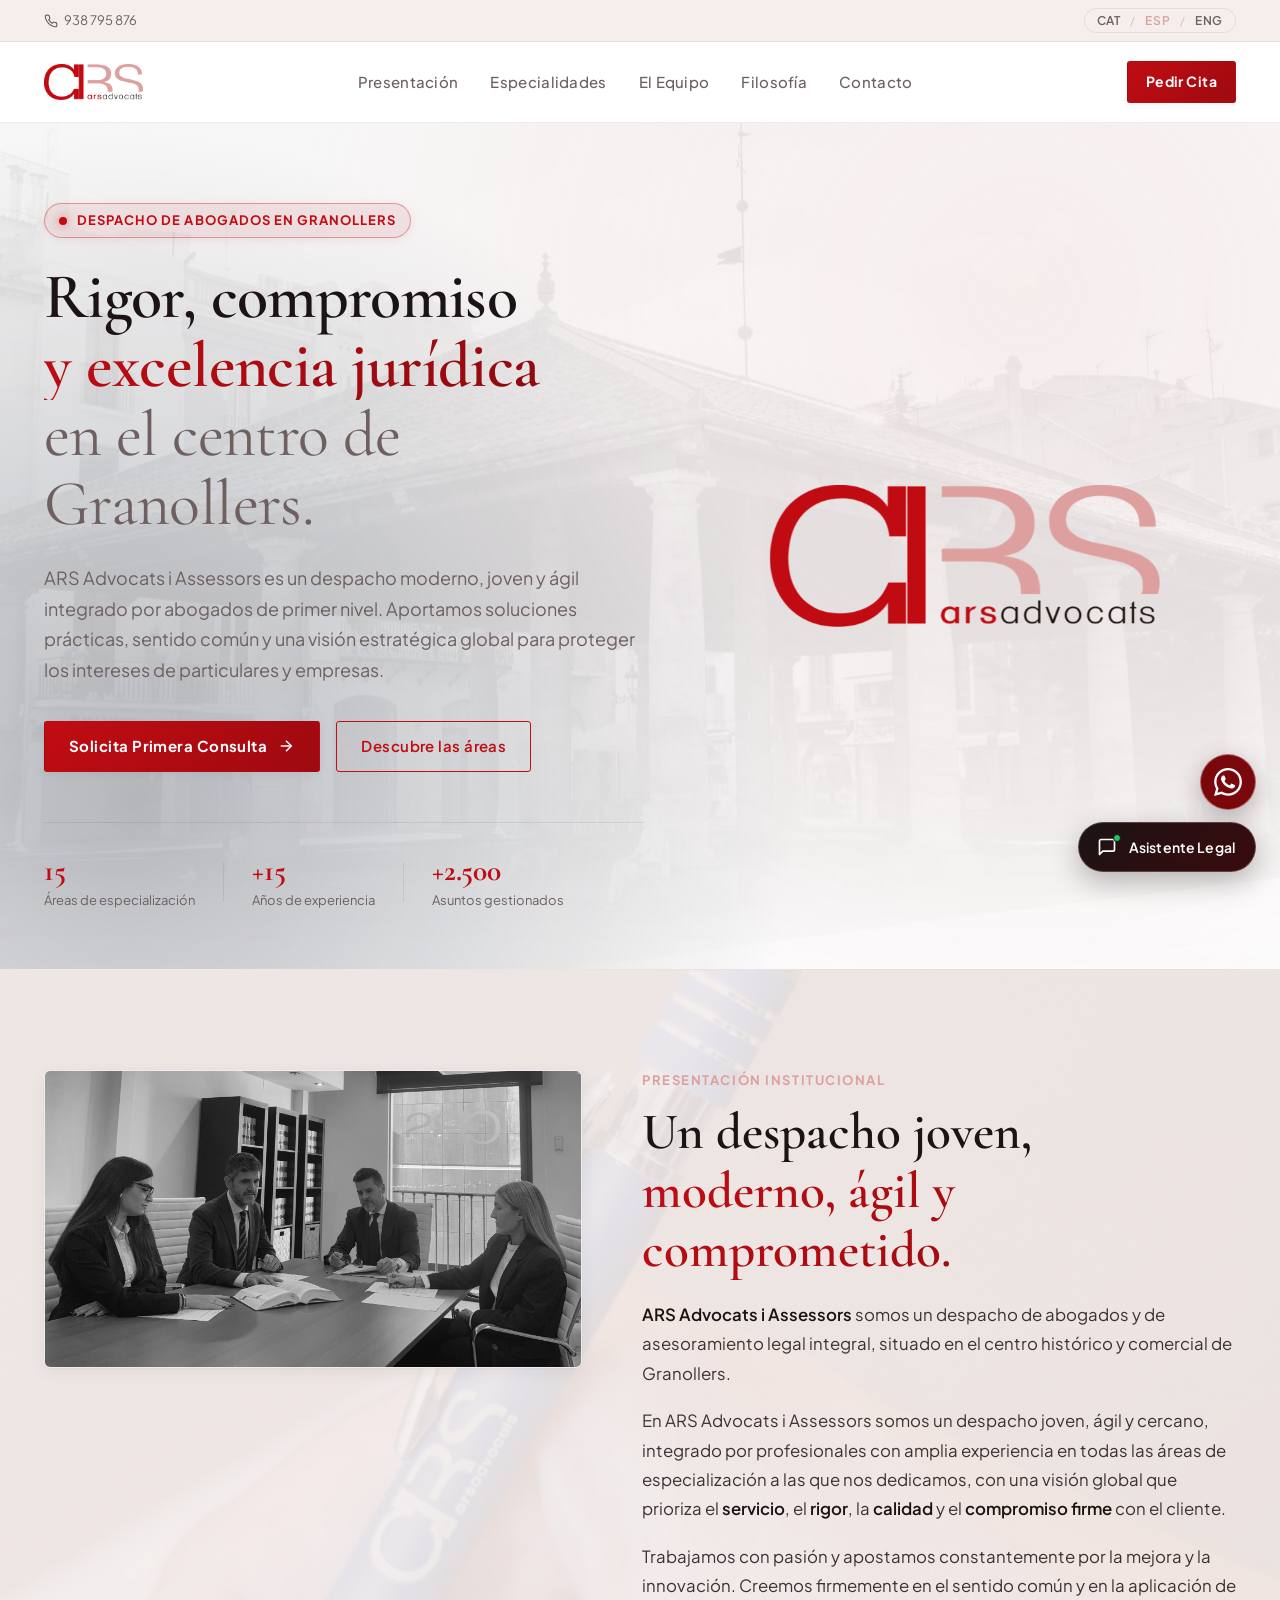
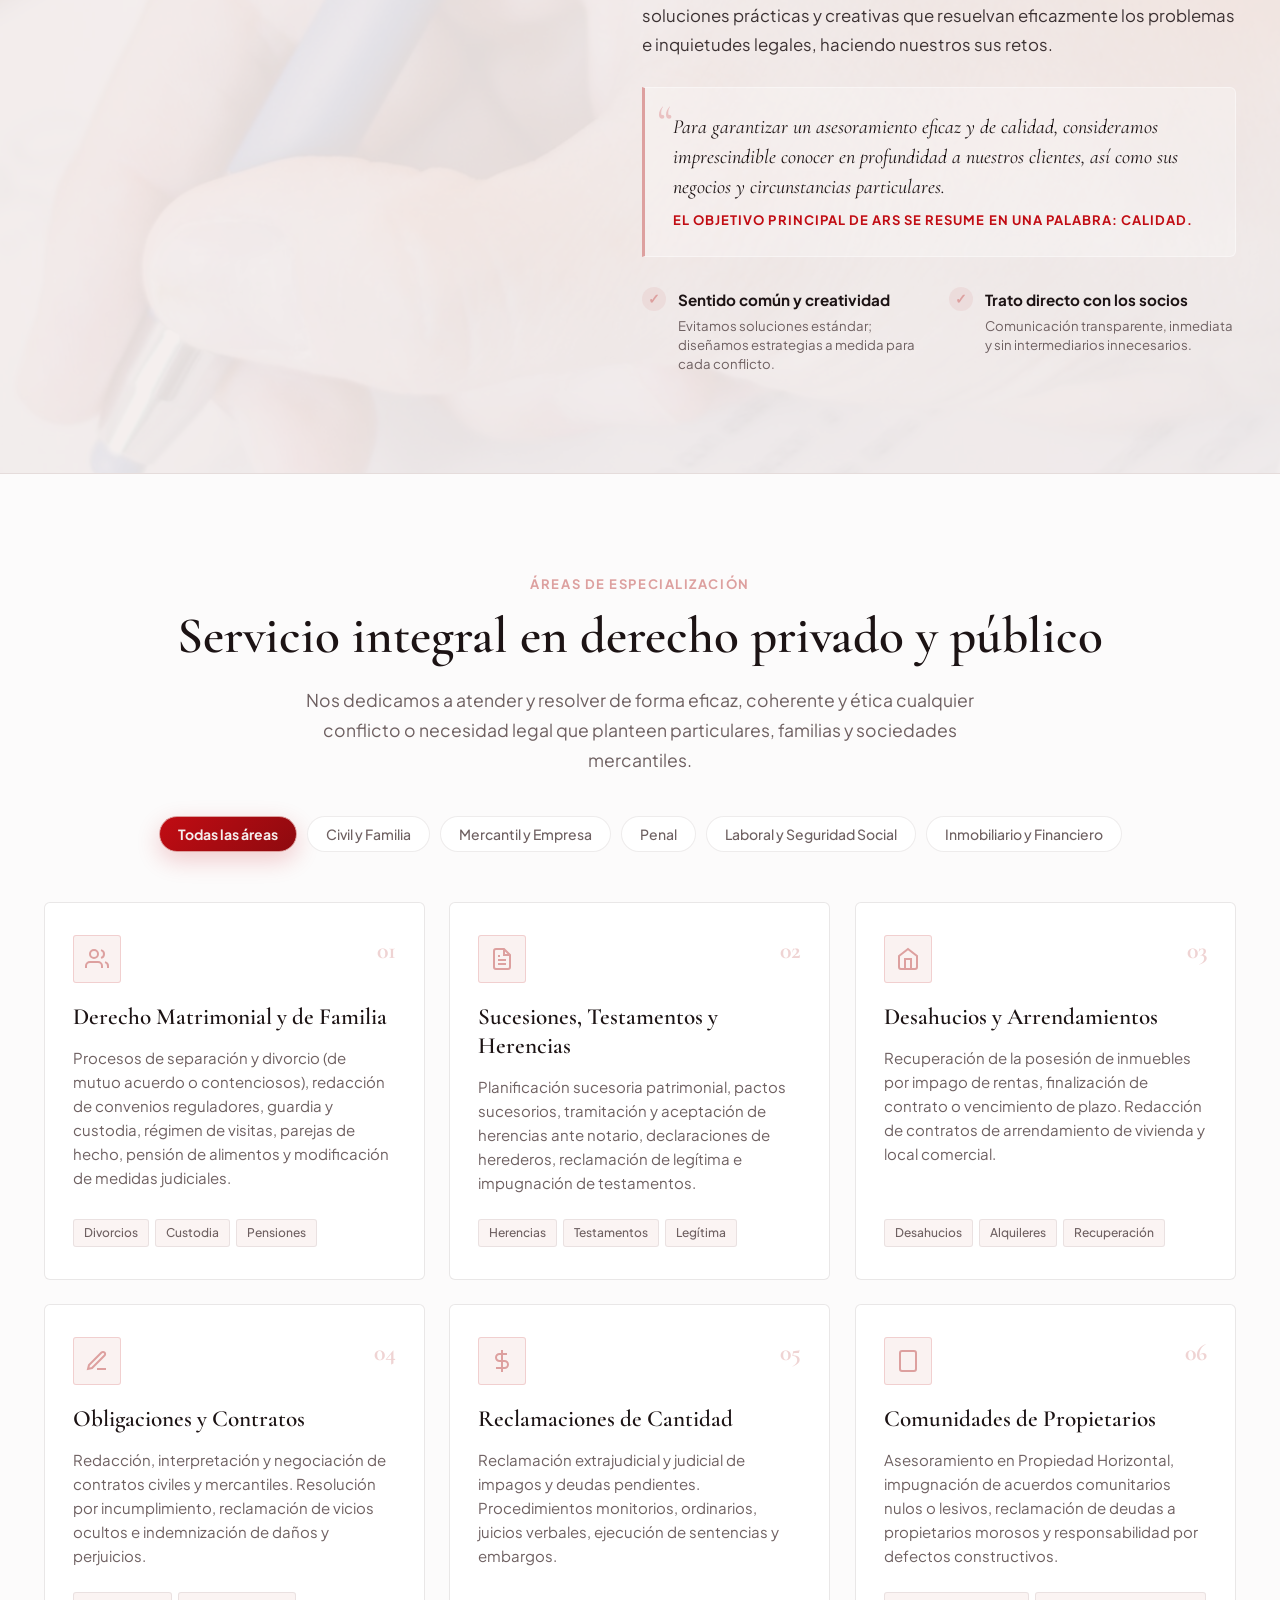
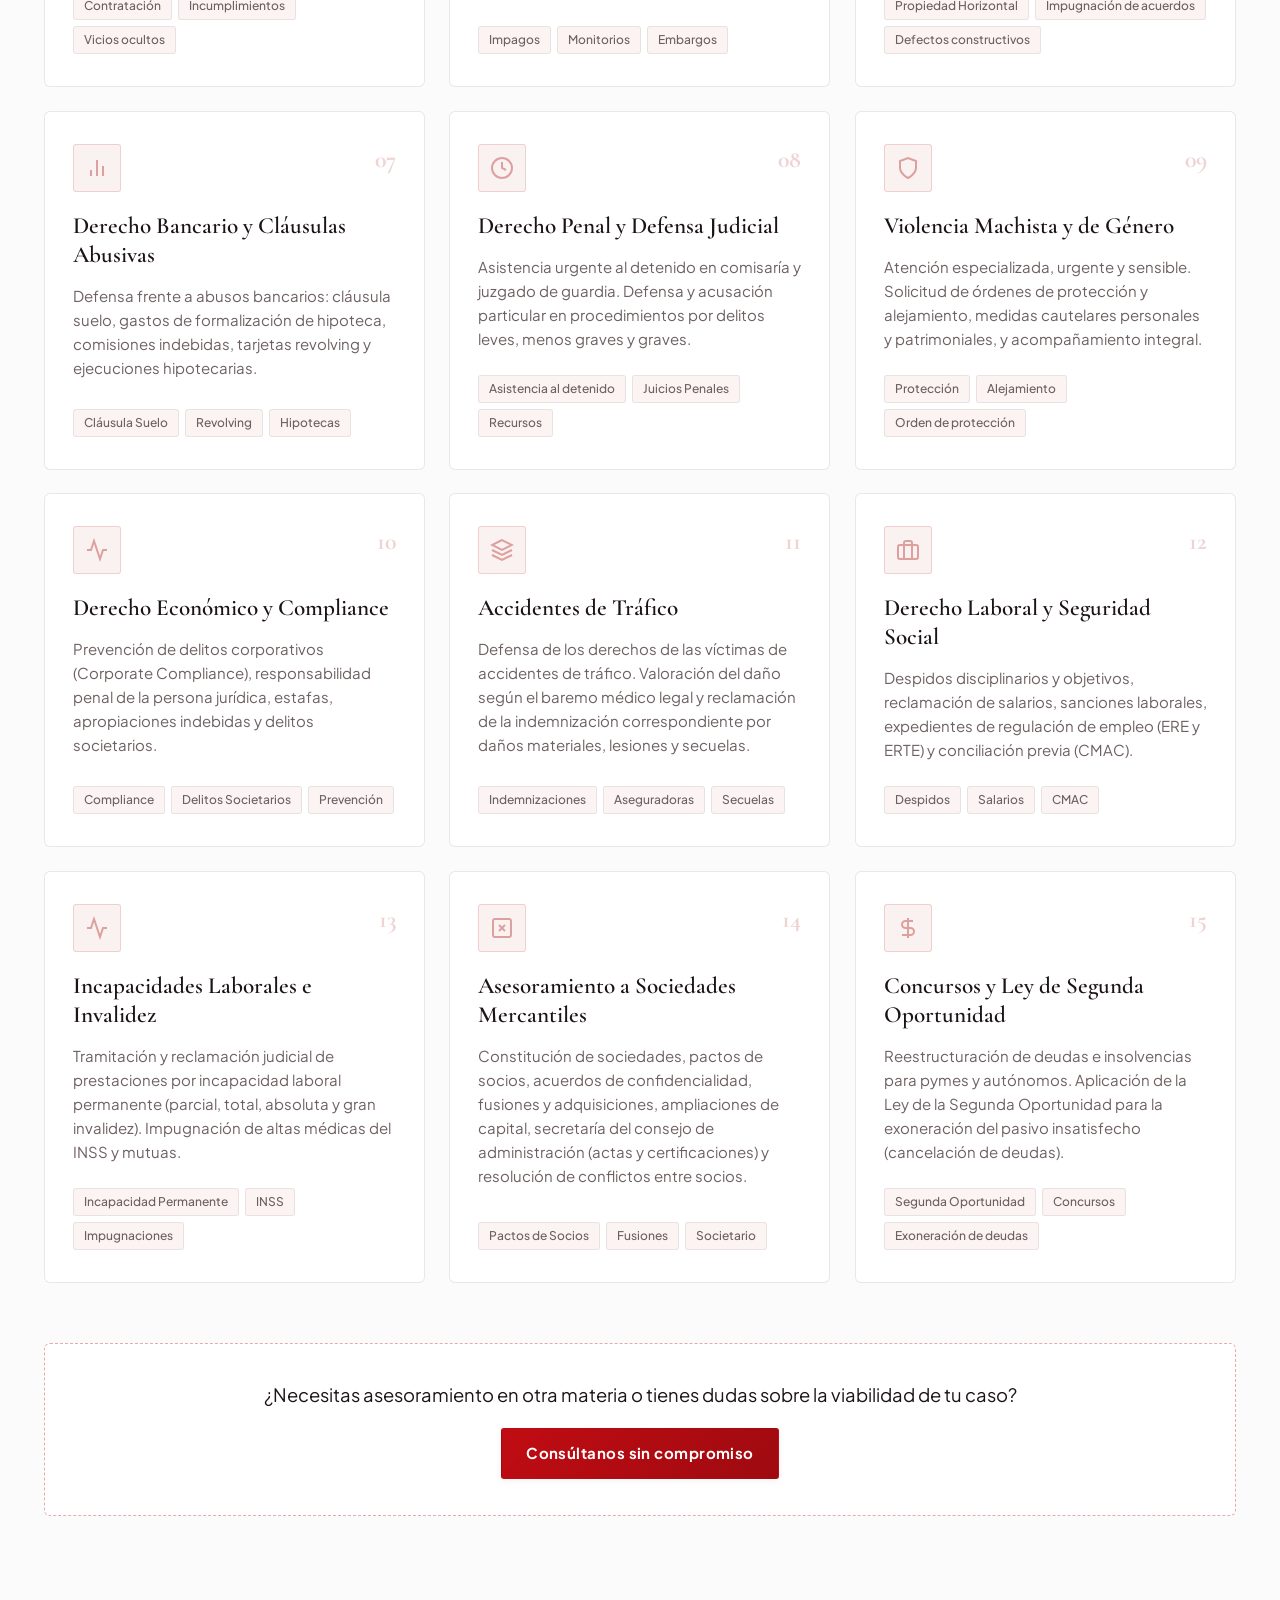
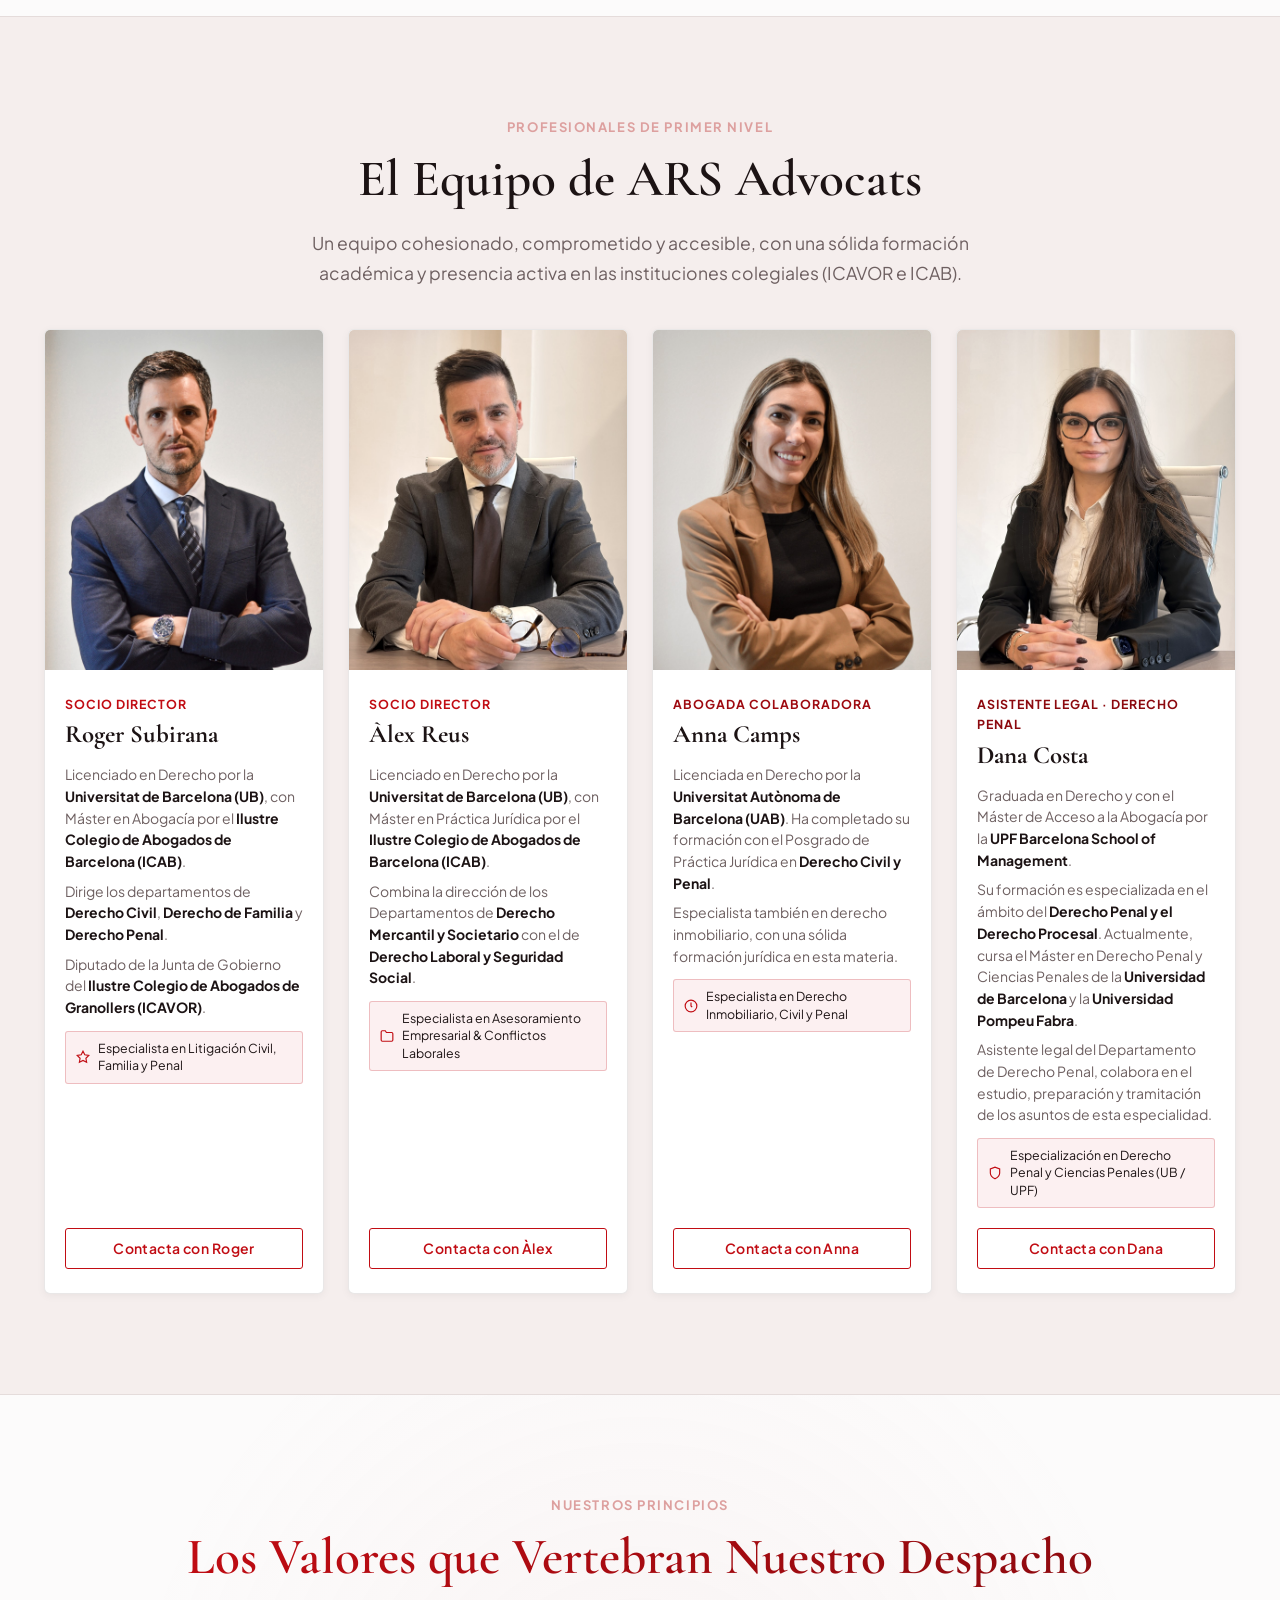
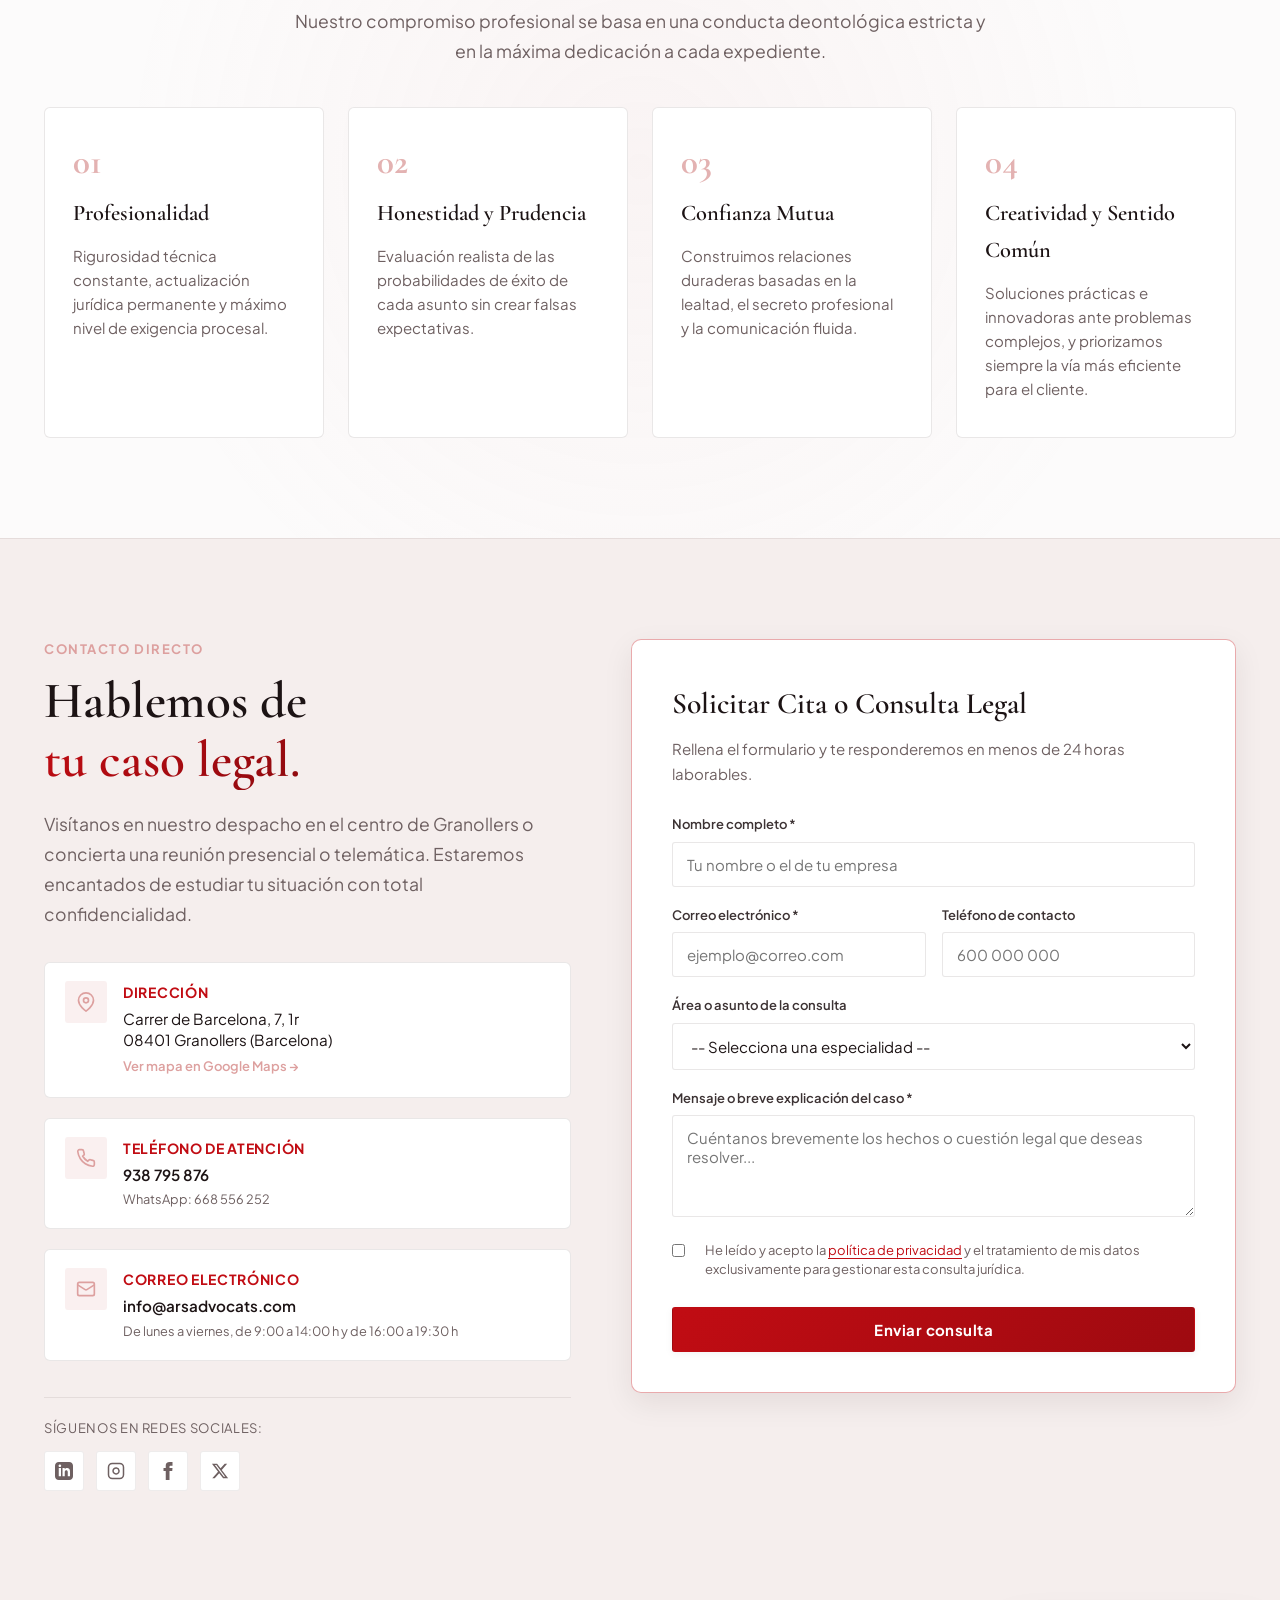
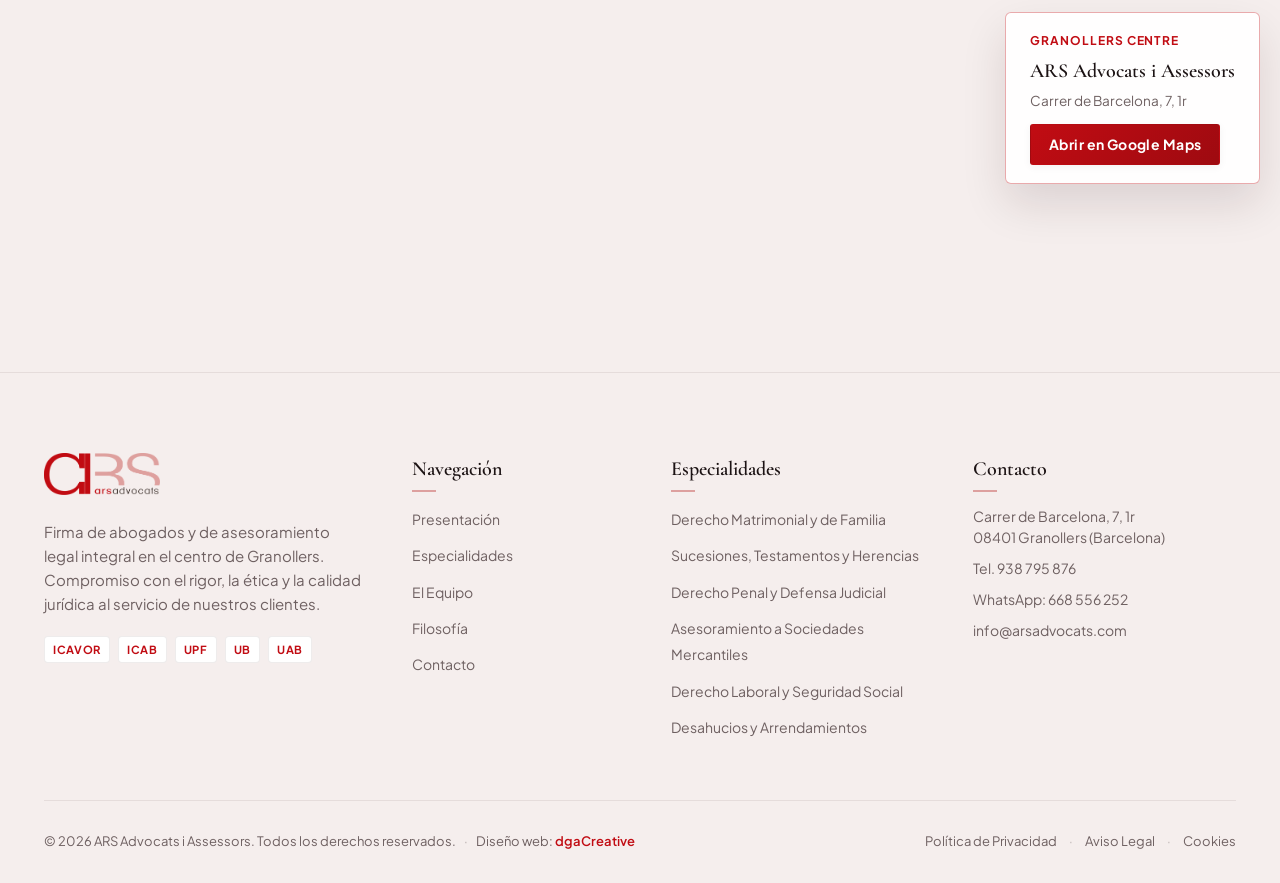
<file: es/index.html>
<!DOCTYPE html>
<html lang="es">
<head>
  <meta charset="UTF-8">
  <meta name="viewport" content="width=device-width, initial-scale=1.0">
  <title>ARS Advocats i Assessors | Despacho de abogados en Granollers</title>
  <meta name="description" content="ARS Advocats i Assessors. Despacho de abogados y asesoramiento legal integral en el centro de Granollers. Derecho Civil, Familia, Penal, Mercantil, Laboral e Inmobiliario.">
  <meta name="keywords" content="ARS Advocats, abogados Granollers, derecho civil Granollers, derecho penal, divorcios, herencias, mercantil, laboral, Roger Subirana, Àlex Reus, Anna Camps, Dana Costa">
  
  <!-- Favicon -->
  <link rel="icon" type="image/x-icon" href="../favicon.ico">
  <link rel="icon" type="image/png" sizes="32x32" href="../assets/images/favicon-32x32.png">
  <link rel="icon" type="image/png" sizes="16x16" href="../assets/images/favicon-16x16.png">
  <link rel="apple-touch-icon" sizes="180x180" href="../assets/images/apple-touch-icon.png">

  <!-- Canonical & Alternate Hreflang -->
  <link rel="canonical" href="https://www.arsadvocats.com/es/">
  <link rel="alternate" hreflang="ca" href="https://www.arsadvocats.com/">
  <link rel="alternate" hreflang="es" href="https://www.arsadvocats.com/es/">
  <link rel="alternate" hreflang="en" href="https://www.arsadvocats.com/en/">
  <link rel="alternate" hreflang="x-default" href="https://www.arsadvocats.com/">

  <!-- Open Graph / Facebook / WhatsApp -->
  <meta property="og:site_name" content="ARS Advocats i Assessors">
  <meta property="og:title" content="ARS Advocats i Assessors | Despacho de abogados en Granollers">
  <meta property="og:description" content="Rigor, compromiso y excelencia jurídica en el centro de Granollers. Asesoramiento integral para particulares y empresas.">
  <meta property="og:url" content="https://www.arsadvocats.com/es/">
  <meta property="og:image" content="https://www.arsadvocats.com/assets/images/foto_portada.jpg">
  <meta property="og:image:width" content="1920">
  <meta property="og:image:height" content="1276">
  <meta property="og:image:alt" content="ARS Advocats i Assessors Despacho de abogados en Granollers">
  <meta property="og:type" content="website">
  <meta property="og:locale" content="es_ES">
  <meta property="og:locale:alternate" content="ca_ES">
  <meta property="og:locale:alternate" content="en_GB">

  <!-- Twitter / X Cards -->
  <meta name="twitter:card" content="summary_large_image">
  <meta name="twitter:site" content="@arsadvocats">
  <meta name="twitter:title" content="ARS Advocats i Assessors | Despacho de abogados en Granollers">
  <meta name="twitter:description" content="Rigor, compromiso y excelencia jurídica en el centro de Granollers. Asesoramiento integral en Derecho Civil, Familia, Penal, Mercantil y Laboral.">
  <meta name="twitter:image" content="https://www.arsadvocats.com/assets/images/foto_portada.jpg">

  <!-- Structured Data JSON-LD (@graph: WebSite, WebPage, LegalService/Attorney, Team & 15 Practice Areas) -->
  <script type="application/ld+json">
  
  {
    "@context": "https://schema.org",
    "@graph": [
      {
        "@type": "WebSite",
        "@id": "https://www.arsadvocats.com/#website",
        "url": "https://www.arsadvocats.com/",
        "name": "ARS Advocats i Assessors",
        "inLanguage": [
          "ca",
          "es",
          "en"
        ],
        "publisher": {
          "@id": "https://www.arsadvocats.com/#organization"
        }
      },
      {
        "@type": "WebPage",
        "@id": "https://www.arsadvocats.com/es/#webpage",
        "url": "https://www.arsadvocats.com/es/",
        "name": "ARS Advocats i Assessors | Despacho de abogados en Granollers",
        "description": "ARS Advocats i Assessors. Despacho de abogados y asesoramiento legal integral en el centro de Granollers. Derecho Civil, Familia, Penal, Mercantil, Laboral e Inmobiliario.",
        "inLanguage": "es",
        "isPartOf": {
          "@id": "https://www.arsadvocats.com/#website"
        },
        "about": {
          "@id": "https://www.arsadvocats.com/#organization"
        }
      },
      {
        "@type": [
          "LegalService",
          "Attorney"
        ],
        "@id": "https://www.arsadvocats.com/#organization",
        "name": "ARS Advocats i Assessors",
        "legalName": "ARS Advocats i Assessors Granollers, S.C.P.",
        "url": "https://www.arsadvocats.com/",
        "logo": {
          "@type": "ImageObject",
          "url": "https://www.arsadvocats.com/assets/images/logo.png",
          "width": 569,
          "height": 206
        },
        "image": "https://www.arsadvocats.com/assets/images/foto_portada.jpg",
        "description": "Despacho de abogados y asesoramiento legal integral en el centro de Granollers. Especialistas en Derecho Civil, Matrimonial y Familia, Sucesiones, Penal, Mercantil, Laboral, Inmobiliario, Bancario y Ley de Segunda Oportunidad.",
        "foundingDate": "2011",
        "telephone": "+34938795876",
        "email": "info@arsadvocats.com",
        "priceRange": "$$",
        "knowsLanguage": [
          "ca",
          "es",
          "en"
        ],
        "contactPoint": [
          {
            "@type": "ContactPoint",
            "telephone": "+34-938-795-876",
            "contactType": "customer service",
            "areaServed": "ES",
            "availableLanguage": [
              "Catalan",
              "Spanish",
              "English"
            ]
          },
          {
            "@type": "ContactPoint",
            "telephone": "+34-668-556-252",
            "contactType": "customer service",
            "url": "https://wa.me/34668556252",
            "areaServed": "ES",
            "availableLanguage": [
              "Catalan",
              "Spanish",
              "English"
            ]
          }
        ],
        "address": {
          "@type": "PostalAddress",
          "streetAddress": "Carrer de Barcelona, 7, 1r",
          "addressLocality": "Granollers",
          "postalCode": "08401",
          "addressRegion": "Barcelona",
          "addressCountry": "ES"
        },
        "geo": {
          "@type": "GeoCoordinates",
          "latitude": 41.60749,
          "longitude": 2.285817
        },
        "hasMap": "https://maps.google.com/?q=Carrer+de+Barcelona,+7,+08401+Granollers",
        "openingHoursSpecification": [
          {
            "@type": "OpeningHoursSpecification",
            "dayOfWeek": [
              "Monday",
              "Tuesday",
              "Wednesday",
              "Thursday",
              "Friday"
            ],
            "opens": "09:00",
            "closes": "14:00"
          },
          {
            "@type": "OpeningHoursSpecification",
            "dayOfWeek": [
              "Monday",
              "Tuesday",
              "Wednesday",
              "Thursday",
              "Friday"
            ],
            "opens": "16:00",
            "closes": "19:30"
          }
        ],
        "areaServed": [
          {
            "@type": "City",
            "name": "Granollers"
          },
          {
            "@type": "AdministrativeArea",
            "name": "Vallès Oriental"
          },
          {
            "@type": "AdministrativeArea",
            "name": "Barcelona"
          },
          {
            "@type": "AdministrativeArea",
            "name": "Catalunya"
          }
        ],
        "memberOf": [
          {
            "@type": "Organization",
            "name": "Il·lustre Col·legi d'Advocats de Granollers (ICAVOR)"
          },
          {
            "@type": "Organization",
            "name": "Il·lustre Col·legi de l'Advocacia de Barcelona (ICAB)"
          }
        ],
        "founder": [
          {
            "@id": "https://www.arsadvocats.com/#roger-subirana"
          },
          {
            "@id": "https://www.arsadvocats.com/#alex-reus"
          }
        ],
        "employee": [
          {
            "@id": "https://www.arsadvocats.com/#roger-subirana"
          },
          {
            "@id": "https://www.arsadvocats.com/#alex-reus"
          },
          {
            "@id": "https://www.arsadvocats.com/#anna-camps"
          },
          {
            "@id": "https://www.arsadvocats.com/#dana-costa"
          }
        ],
        "hasOfferCatalog": {
          "@type": "OfferCatalog",
          "name": "Áreas de Especialización Jurídica",
          "itemListElement": [
            {
              "@type": "Offer",
              "itemOffered": {
                "@type": "Service",
                "name": "Derecho Matrimonial y de Familia",
                "description": "Procesos de separación y divorcio (de mutuo acuerdo o contenciosos), redacción de convenios reguladores, guardia y custodia, régimen de visitas, parejas de hecho, pensión de alimentos y modificación de medidas judiciales."
              }
            },
            {
              "@type": "Offer",
              "itemOffered": {
                "@type": "Service",
                "name": "Sucesiones, Testamentos y Herencias",
                "description": "Planificación sucesoria patrimonial, pactos sucesorios, tramitación y aceptación de herencias ante notario, declaraciones de herederos, reclamación de legítima e impugnación de testamentos."
              }
            },
            {
              "@type": "Offer",
              "itemOffered": {
                "@type": "Service",
                "name": "Desahucios y Arrendamientos",
                "description": "Recuperación de la posesión de inmuebles por impago de rentas, finalización de contrato o vencimiento de plazo. Redacción de contratos de arrendamiento de vivienda y local comercial."
              }
            },
            {
              "@type": "Offer",
              "itemOffered": {
                "@type": "Service",
                "name": "Obligaciones y Contratos",
                "description": "Redacción, interpretación y negociación de contratos civiles y mercantiles. Resolución por incumplimiento, reclamación de vicios ocultos e indemnización de daños y perjuicios."
              }
            },
            {
              "@type": "Offer",
              "itemOffered": {
                "@type": "Service",
                "name": "Reclamaciones de Cantidad",
                "description": "Reclamación extrajudicial y judicial de impagos y deudas pendientes. Procedimientos monitorios, ordinarios, juicios verbales, ejecución de sentencias y embargos."
              }
            },
            {
              "@type": "Offer",
              "itemOffered": {
                "@type": "Service",
                "name": "Comunidades de Propietarios",
                "description": "Asesoramiento en Propiedad Horizontal, impugnación de acuerdos comunitarios nulos o lesivos, reclamación de deudas a propietarios morosos y responsabilidad por defectos constructivos."
              }
            },
            {
              "@type": "Offer",
              "itemOffered": {
                "@type": "Service",
                "name": "Derecho Bancario y Cláusulas Abusivas",
                "description": "Defensa frente a abusos bancarios: cláusula suelo, gastos de formalización de hipoteca, comisiones indebidas, tarjetas revolving y ejecuciones hipotecarias."
              }
            },
            {
              "@type": "Offer",
              "itemOffered": {
                "@type": "Service",
                "name": "Derecho Penal y Defensa Judicial",
                "description": "Asistencia urgente al detenido en comisaría y juzgado de guardia. Defensa y acusación particular en procedimientos por delitos leves, menos graves y graves."
              }
            },
            {
              "@type": "Offer",
              "itemOffered": {
                "@type": "Service",
                "name": "Violencia Machista y de Género",
                "description": "Atención especializada, urgente y sensible. Solicitud de órdenes de protección y alejamiento, medidas cautelares personales y patrimoniales, y acompañamiento integral."
              }
            },
            {
              "@type": "Offer",
              "itemOffered": {
                "@type": "Service",
                "name": "Derecho Económico y Compliance",
                "description": "Prevención de delitos corporativos (Corporate Compliance), responsabilidad penal de la persona jurídica, estafas, apropiaciones indebidas y delitos societarios."
              }
            },
            {
              "@type": "Offer",
              "itemOffered": {
                "@type": "Service",
                "name": "Accidentes de Tráfico",
                "description": "Defensa de los derechos de las víctimas de accidentes de tráfico. Valoración del daño según el baremo médico legal y reclamación de la indemnización correspondiente por daños materiales, lesiones y secuelas."
              }
            },
            {
              "@type": "Offer",
              "itemOffered": {
                "@type": "Service",
                "name": "Derecho Laboral y Seguridad Social",
                "description": "Despidos disciplinarios y objetivos, reclamación de salarios, sanciones laborales, expedientes de regulación de empleo (ERE y ERTE) y conciliación previa (CMAC)."
              }
            },
            {
              "@type": "Offer",
              "itemOffered": {
                "@type": "Service",
                "name": "Incapacidades Laborales e Invalidez",
                "description": "Tramitación y reclamación judicial de prestaciones por incapacidad laboral permanente (parcial, total, absoluta y gran invalidez). Impugnación de altas médicas del INSS y mutuas."
              }
            },
            {
              "@type": "Offer",
              "itemOffered": {
                "@type": "Service",
                "name": "Asesoramiento a Sociedades Mercantiles",
                "description": "Constitución de sociedades, pactos de socios, acuerdos de confidencialidad, fusiones y adquisiciones, ampliaciones de capital, secretaría del consejo de administración (actas y certificaciones) y resolución de conflictos entre socios."
              }
            },
            {
              "@type": "Offer",
              "itemOffered": {
                "@type": "Service",
                "name": "Concursos y Ley de Segunda Oportunidad",
                "description": "Reestructuración de deudas e insolvencias para pymes y autónomos. Aplicación de la Ley de la Segunda Oportunidad para la exoneración del pasivo insatisfecho (cancelación de deudas)."
              }
            }
          ]
        },
        "sameAs": [
          "https://es.linkedin.com/company/ars-advocats",
          "https://www.instagram.com/arsadvocats/",
          "https://www.facebook.com/ARSAdvocats",
          "https://twitter.com/arsadvocats"
        ]
      },
      {
        "@type": "Person",
        "@id": "https://www.arsadvocats.com/#roger-subirana",
        "name": "Roger Subirana",
        "jobTitle": "Socio Director",
        "image": "https://www.arsadvocats.com/assets/images/roger.jpg",
        "worksFor": {
          "@id": "https://www.arsadvocats.com/#organization"
        },
        "alumniOf": [
          {
            "@type": "CollegeOrUniversity",
            "name": "Universitat de Barcelona (UB)"
          },
          {
            "@type": "Organization",
            "name": "Il·lustre Col·legi de l'Advocacia de Barcelona (ICAB)"
          }
        ],
        "memberOf": {
          "@type": "Organization",
          "name": "Il·lustre Col·legi d'Advocats de Granollers (ICAVOR)"
        },
        "knowsAbout": [
          "Derecho Civil",
          "Derecho de Familia",
          "Sucesiones y Herencias",
          "Derecho Penal",
          "Litigación"
        ],
        "knowsLanguage": [
          "ca",
          "es",
          "en"
        ]
      },
      {
        "@type": "Person",
        "@id": "https://www.arsadvocats.com/#alex-reus",
        "name": "Àlex Reus",
        "jobTitle": "Socio Director",
        "image": "https://www.arsadvocats.com/assets/images/alex.jpg",
        "worksFor": {
          "@id": "https://www.arsadvocats.com/#organization"
        },
        "alumniOf": [
          {
            "@type": "CollegeOrUniversity",
            "name": "Universitat de Barcelona (UB)"
          },
          {
            "@type": "Organization",
            "name": "Il·lustre Col·legi de l'Advocacia de Barcelona (ICAB)"
          }
        ],
        "knowsAbout": [
          "Derecho Mercantil y Societario",
          "Derecho Laboral y Seguridad Social",
          "Incapacidades Laborales",
          "Ley de Segunda Oportunidad",
          "Corporate Compliance"
        ],
        "knowsLanguage": [
          "ca",
          "es",
          "en"
        ]
      },
      {
        "@type": "Person",
        "@id": "https://www.arsadvocats.com/#anna-camps",
        "name": "Anna Camps",
        "jobTitle": "Abogada Colaboradora",
        "image": "https://www.arsadvocats.com/assets/images/anna.jpg",
        "worksFor": {
          "@id": "https://www.arsadvocats.com/#organization"
        },
        "alumniOf": [
          {
            "@type": "CollegeOrUniversity",
            "name": "Universitat Autònoma de Barcelona (UAB)"
          }
        ],
        "knowsAbout": [
          "Derecho Inmobiliario",
          "Desahucios y Arrendamientos",
          "Derecho Civil",
          "Derecho Penal"
        ],
        "knowsLanguage": [
          "ca",
          "es",
          "en"
        ]
      },
      {
        "@type": "Person",
        "@id": "https://www.arsadvocats.com/#dana-costa",
        "name": "Dana Costa",
        "jobTitle": "Asistente legal · Derecho Penal",
        "image": "https://www.arsadvocats.com/assets/images/dana.jpg",
        "worksFor": {
          "@id": "https://www.arsadvocats.com/#organization"
        },
        "alumniOf": [
          {
            "@type": "CollegeOrUniversity",
            "name": "UPF Barcelona School of Management"
          },
          {
            "@type": "CollegeOrUniversity",
            "name": "Universitat de Barcelona (UB)"
          },
          {
            "@type": "CollegeOrUniversity",
            "name": "Universitat Pompeu Fabra (UPF)"
          }
        ],
        "knowsAbout": [
          "Derecho Penal",
          "Derecho Procesal Penal",
          "Ciencias Penales"
        ],
        "knowsLanguage": [
          "ca",
          "es",
          "en"
        ]
      }
    ]
  }
  </script>

  <!-- Google Fonts: Cormorant Garamond + Plus Jakarta Sans (optimized weights) -->
  <link rel="preconnect" href="https://fonts.googleapis.com">
  <link rel="preconnect" href="https://fonts.gstatic.com" crossorigin>
  <link href="https://fonts.googleapis.com/css2?family=Cormorant+Garamond:ital,wght@0,500;0,600;0,700;1,400&family=Plus+Jakarta+Sans:wght@400;500;600;700&display=swap" rel="stylesheet">

  <link rel="stylesheet" href="../styles.css?v=31">
  <link rel="stylesheet" href="../chatbot.css?v=3">
</head>
<body data-lang="es">

  <!-- Top Announcement Bar -->
  <div class="top-bar">
    <div class="container top-bar-container">
      <div class="top-bar-left">
        <a href="tel:+34938795876" class="top-tel">
          <svg width="14" height="14" viewBox="0 0 24 24" fill="none" stroke="currentColor" stroke-width="2"><path d="M22 16.92v3a2 2 0 0 1-2.18 2 19.79 19.79 0 0 1-8.63-3.07 19.5 19.5 0 0 1-6-6 19.79 19.79 0 0 1-3.07-8.67A2 2 0 0 1 4.11 2h3a2 2 0 0 1 2 1.72 12.84 12.84 0 0 0 .7 2.81 2 2 0 0 1-.45 2.11L8.09 9.91a16 16 0 0 0 6 6l1.27-1.27a2 2 0 0 1 2.11-.45 12.84 12.84 0 0 0 2.81.7A2 2 0 0 1 22 16.92z"></path></svg>
          <span>938 795 876</span>
        </a>
      </div>
      <div class="top-bar-right">
        <div class="lang-switcher" aria-label="Canvi d'idioma">
          <button class="lang-btn" data-switch-lang="ca">CAT</button>
          <span class="lang-divider">/</span>
          <button class="lang-btn active" data-switch-lang="es">ESP</button>
          <span class="lang-divider">/</span>
          <button class="lang-btn" data-switch-lang="en">ENG</button>
        </div>
      </div>
    </div>
  </div>

  <!-- Header / Navigation Bar -->
  <header class="header" id="mainHeader">
    <div class="container header-container">
      <a href="#" class="brand-link" aria-label="ARS Advocats inici">
        <div class="nav-logo-wrap">
          <img src="../assets/images/logo.png" alt="ARS Advocats i Assessors" class="brand-logo" width="569" height="206" decoding="async">
        </div>
      </a>

      <!-- Desktop Nav -->
      <nav class="desktop-nav" aria-label="Navegació principal">
        <a href="#presentacio" class="nav-item" data-i18n="nav_presentation">Presentación</a>
        <a href="#especialitats" class="nav-item" data-i18n="nav_specialties">Especialidades</a>
        <a href="#equip" class="nav-item" data-i18n="nav_team">El Equipo</a>
        <a href="#valors" class="nav-item" data-i18n="nav_values">Filosofía</a>
        <a href="#contacte" class="nav-item" data-i18n="nav_contact">Contacto</a>
      </nav>

      <div class="header-actions">        <a href="#contacte" class="btn btn-primary btn-sm" data-i18n="nav_cta">Pedir Cita</a>
        <button class="mobile-toggle" id="mobileToggle" aria-label="Menú de navegació" aria-expanded="false">
          <span></span>
          <span></span>
          <span></span>
        </button>
      </div>
    </div>

    <!-- Mobile Drawer moved outside sticky header to avoid backdrop-filter fixed positioning bug -->
  </header>

  <!-- Mobile Drawer -->
  <div class="mobile-menu" id="mobileMenu" aria-hidden="true">
    <div class="mobile-menu-header">
      <div class="nav-logo-wrap">
        <img src="../assets/images/logo.png" alt="ARS Advocats i Assessors" class="brand-logo" width="569" height="206" decoding="async">
      </div>
      <button class="mobile-menu-close" id="mobileMenuClose" aria-label="Tancar menú">
        <svg width="22" height="22" viewBox="0 0 24 24" fill="none" stroke="currentColor" stroke-width="2.2" stroke-linecap="round" stroke-linejoin="round">
          <line x1="18" y1="6" x2="6" y2="18"></line>
          <line x1="6" y1="6" x2="18" y2="18"></line>
        </svg>
      </button>
    </div>
    <div class="mobile-menu-inner">
      <nav class="mobile-nav">
        <a href="#presentacio" class="mobile-nav-item" data-i18n="nav_presentation">Presentación</a>
        <a href="#especialitats" class="mobile-nav-item" data-i18n="nav_specialties">Especialidades</a>
        <a href="#equip" class="mobile-nav-item" data-i18n="nav_team">El Equipo</a>
        <a href="#valors" class="mobile-nav-item" data-i18n="nav_values">Filosofía</a>
        <a href="#contacte" class="mobile-nav-item" data-i18n="nav_contact">Contacto</a>
      </nav>
      <div class="mobile-menu-footer">
        <div class="mobile-contact-info">
          <p><strong>ARS Advocats i Assessors</strong></p>
          <p>Carrer de Barcelona, 7, 1r, 08401 Granollers</p>
          <p><a href="tel:+34938795876">Tel. 938 795 876</a></p>
        </div>
        <div class="mobile-lang">
          <button class="lang-btn" data-switch-lang="ca">Català</button>
          <button class="lang-btn active" data-switch-lang="es">Castellano</button>
          <button class="lang-btn" data-switch-lang="en">English</button>
        </div>
        <a href="#contacte" class="btn btn-primary btn-block" data-i18n="nav_cta">Pedir Cita</a>
      </div>
    </div>
  </div>

  <!-- Main Content Wrapper for smooth transitions -->
  <main id="pageContent" class="page-content page-lang-transition">
    <!-- Hero Section -->
    <section class="hero-section" id="hero">
    <div class="hero-bg-overlay"></div>
    <div class="container hero-container">
      <div class="hero-content">
        <div class="hero-badge reveal">
          <span class="badge-dot"></span>
          <span data-i18n="hero_badge">Despacho de abogados en Granollers</span>
        </div>
        <h1 class="hero-title reveal delay-1">
          <span data-i18n="hero_title_1">Rigor, compromiso</span><br>
          <span class="text-gold" data-i18n="hero_title_2">y excelencia jurídica</span><br>
          <span class="hero-title-light" data-i18n="hero_title_3">en el centro de Granollers.</span>
        </h1>
        <p class="hero-subtitle reveal delay-2" data-i18n="hero_desc">ARS Advocats i Assessors es un despacho moderno, joven y ágil integrado por abogados de primer nivel. Aportamos soluciones prácticas, sentido común y una visión estratégica global para proteger los intereses de particulares y empresas.</p>

        <div class="hero-buttons reveal delay-3">
          <a href="#contacte" class="btn btn-gold">
            <span data-i18n="hero_cta_consult">Solicita Primera Consulta</span>
            <svg width="18" height="18" viewBox="0 0 24 24" fill="none" stroke="currentColor" stroke-width="2"><line x1="5" y1="12" x2="19" y2="12"></line><polyline points="12 5 19 12 12 19"></polyline></svg>
          </a>
          <a href="#especialitats" class="btn btn-outline">
            <span data-i18n="hero_btn_explore">Descubre las áreas</span>
          </a>
        </div>

        <div class="hero-stats reveal delay-4">
          <div class="stat-card">
            <div class="stat-num">15</div>
            <div class="stat-label" data-i18n="stat_areas">Áreas de especialización</div>
          </div>
          <div class="stat-divider"></div>
          <div class="stat-card">
            <div class="stat-num" id="statYearsExperience">+15</div>
            <div class="stat-label" data-i18n="stat_experience">Años de experiencia</div>
          </div>
          <div class="stat-divider"></div>
          <div class="stat-card">
            <div class="stat-num">+2.500</div>
            <div class="stat-label" data-i18n="stat_cases">Asuntos gestionados</div>
          </div>
        </div>
      </div>

      <div class="hero-visual reveal delay-2">
        <div class="hero-emblem-stage" id="heroEmblemStage">
          <div class="emblem-card-inner">
            <div class="hero-logo-wrap">
              <img src="../assets/images/logo.png" alt="ARS Advocats i Assessors Logo" class="hero-grand-logo" width="569" height="206" fetchpriority="high">
            </div>
          </div>
        </div>
      </div>
    </div>
  </section>

  <!-- Presentació / Sobre Nosaltres -->
  <section class="section section-presentation" id="presentacio">
    <div class="presentation-bg-overlay"></div>
    <div class="container">
      <div class="presentation-grid">
        <div class="presentation-images reveal">
          <div class="interactive-photo-card" id="presentationPhotoCard" role="button" tabindex="0" title="Clica per alternar color">
            <img src="../assets/images/fotogrup.jpg" alt="L'equip d'ARS Advocats a les nostres instal·lacions" class="presentation-photo" id="presentationPhoto" width="1920" height="1061" loading="lazy" decoding="async">
          </div>
        </div>

        <div class="presentation-content reveal delay-1">
          <div class="section-kicker" data-i18n="pres_kicker">PRESENTACIÓN INSTITUCIONAL</div>
          <h2 class="section-title">
            <span data-i18n="pres_title_1">Un despacho joven,</span> <br>
            <span class="text-gold" data-i18n="pres_title_2">moderno, ágil y comprometido.</span>
          </h2>
          <div class="rich-text">
            <p data-i18n="pres_p1"><strong>ARS Advocats i Assessors</strong> somos un despacho de abogados y de asesoramiento legal integral, situado en el centro histórico y comercial de Granollers.</p>
            <p data-i18n="pres_p2">En ARS Advocats i Assessors somos un despacho joven, ágil y cercano, integrado por profesionales con amplia experiencia en todas las áreas de especialización a las que nos dedicamos, con una visión global que prioriza el <strong>servicio</strong>, el <strong>rigor</strong>, la <strong>calidad</strong> y el <strong>compromiso firme</strong> con el cliente.</p>
            <p data-i18n="pres_p3">Trabajamos con pasión y apostamos constantemente por la mejora y la innovación. Creemos firmemente en el sentido común y en la aplicación de soluciones prácticas y creativas que resuelvan eficazmente los problemas e inquietudes legales, haciendo nuestros sus retos.</p>
          </div>

          <div class="quote-box">
            <div class="quote-mark">“</div>
            <p class="quote-text" data-i18n="pres_quote">Para garantizar un asesoramiento eficaz y de calidad, consideramos imprescindible conocer en profundidad a nuestros clientes, así como sus negocios y circunstancias particulares.</p>
            <span class="quote-author" data-i18n="pres_motto">El objetivo principal de ARS se resume en una palabra: CALIDAD.</span>
          </div>

          <div class="presentation-features">
            <div class="feature-item">
              <span class="feature-icon">✓</span>
              <div>
                <strong data-i18n="feat_1_title">Sentido común y creatividad</strong>
                <p data-i18n="feat_1_desc">Evitamos soluciones estándar; diseñamos estrategias a medida para cada conflicto.</p>
              </div>
            </div>
            <div class="feature-item">
              <span class="feature-icon">✓</span>
              <div>
                <strong data-i18n="feat_2_title">Trato directo con los socios</strong>
                <p data-i18n="feat_2_desc">Comunicación transparente, inmediata y sin intermediarios innecesarios.</p>
              </div>
            </div>
          </div>
        </div>
      </div>
    </div>
  </section>

  <!-- Especialitats Jurídiques -->
  <section class="section section-specialties" id="especialitats">
    <div class="container">
      <div class="section-header text-center reveal">
        <div class="section-kicker" data-i18n="spec_kicker">ÁREAS DE ESPECIALIZACIÓN</div>
        <h2 class="section-title" data-i18n="spec_title">Servicio integral en derecho privado y público</h2>
        <p class="section-desc" data-i18n="spec_subtitle">Nos dedicamos a atender y resolver de forma eficaz, coherente y ética cualquier conflicto o necesidad legal que planteen particulares, familias y sociedades mercantiles.</p>

        <!-- Category Filters -->
        <div class="filter-pills" role="tablist" aria-label="Filtre per especialitats jurídiques">
          <button class="pill active" role="tab" aria-selected="true" data-filter="all" data-i18n="filter_all">Todas las áreas</button>
          <button class="pill" role="tab" aria-selected="false" data-filter="civil" data-i18n="filter_civil">Civil y Familia</button>
          <button class="pill" role="tab" aria-selected="false" data-filter="empresa" data-i18n="filter_business">Mercantil y Empresa</button>
          <button class="pill" role="tab" aria-selected="false" data-filter="penal" data-i18n="filter_criminal">Penal</button>
          <button class="pill" role="tab" aria-selected="false" data-filter="laboral" data-i18n="filter_labor">Laboral y Seguridad Social</button>
          <button class="pill" role="tab" aria-selected="false" data-filter="immobiliari" data-i18n="filter_property">Inmobiliario y Financiero</button>
        </div>
      </div>

      <div class="specialties-grid" id="specialtiesGrid">
        <!-- 1: Família -->
        <div class="spec-card reveal" data-category="civil">
          <div class="spec-icon-wrap">
            <svg width="24" height="24" viewBox="0 0 24 24" fill="none" stroke="currentColor" stroke-width="2"><path d="M17 21v-2a4 4 0 0 0-4-4H5a4 4 0 0 0-4 4v2"></path><circle cx="9" cy="7" r="4"></circle><path d="M23 21v-2a4 4 0 0 0-3-3.87"></path><path d="M16 3.13a4 4 0 0 1 0 7.75"></path></svg>
          </div>
          <span class="spec-num">01</span>
          <h3 class="spec-card-title" data-i18n="sp_1_title">Derecho Matrimonial y de Familia</h3>
          <p class="spec-card-desc" data-i18n="sp_1_desc">Procesos de separación y divorcio (de mutuo acuerdo o contenciosos), redacción de convenios reguladores, guardia y custodia, régimen de visitas, parejas de hecho, pensión de alimentos y modificación de medidas judiciales.</p>
          <div class="spec-tags">
            <span data-i18n="sp_1_t1">Divorcios</span><span data-i18n="sp_1_t2">Custodia</span><span data-i18n="sp_1_t3">Pensiones</span>
          </div>
        </div>

        <!-- 2: Successions -->
        <div class="spec-card reveal delay-1" data-category="civil">
          <div class="spec-icon-wrap">
            <svg width="24" height="24" viewBox="0 0 24 24" fill="none" stroke="currentColor" stroke-width="2"><path d="M14 2H6a2 2 0 0 0-2 2v16a2 2 0 0 0 2 2h12a2 2 0 0 0 2-2V8z"></path><polyline points="14 2 14 8 20 8"></polyline><line x1="16" y1="13" x2="8" y2="13"></line><line x1="16" y1="17" x2="8" y2="17"></line><polyline points="10 9 9 9 8 9"></polyline></svg>
          </div>
          <span class="spec-num">02</span>
          <h3 class="spec-card-title" data-i18n="sp_2_title">Sucesiones, Testamentos y Herencias</h3>
          <p class="spec-card-desc" data-i18n="sp_2_desc">Planificación sucesoria patrimonial, pactos sucesorios, tramitación y aceptación de herencias ante notario, declaraciones de herederos, reclamación de legítima e impugnación de testamentos.</p>
          <div class="spec-tags">
            <span data-i18n="sp_2_t1">Herencias</span><span data-i18n="sp_2_t2">Testamentos</span><span data-i18n="sp_2_t3">Legítima</span>
          </div>
        </div>

        <!-- 3: Desnonaments -->
        <div class="spec-card reveal delay-2" data-category="immobiliari">
          <div class="spec-icon-wrap">
            <svg width="24" height="24" viewBox="0 0 24 24" fill="none" stroke="currentColor" stroke-width="2"><path d="M3 9l9-7 9 7v11a2 2 0 0 1-2 2H5a2 2 0 0 1-2-2z"></path><polyline points="9 22 9 12 15 12 15 22"></polyline></svg>
          </div>
          <span class="spec-num">03</span>
          <h3 class="spec-card-title" data-i18n="sp_3_title">Desahucios y Arrendamientos</h3>
          <p class="spec-card-desc" data-i18n="sp_3_desc">Recuperación de la posesión de inmuebles por impago de rentas, finalización de contrato o vencimiento de plazo. Redacción de contratos de arrendamiento de vivienda y local comercial.</p>
          <div class="spec-tags">
            <span data-i18n="sp_3_t1">Desahucios</span><span data-i18n="sp_3_t2">Alquileres</span><span data-i18n="sp_3_t3">Recuperación</span>
          </div>
        </div>

        <!-- 4: Contractes -->
        <div class="spec-card reveal" data-category="civil">
          <div class="spec-icon-wrap">
            <svg width="24" height="24" viewBox="0 0 24 24" fill="none" stroke="currentColor" stroke-width="2"><path d="M12 20h9"></path><path d="M16.5 3.5a2.121 2.121 0 0 1 3 3L7 19l-4 1 1-4L16.5 3.5z"></path></svg>
          </div>
          <span class="spec-num">04</span>
          <h3 class="spec-card-title" data-i18n="sp_4_title">Obligaciones y Contratos</h3>
          <p class="spec-card-desc" data-i18n="sp_4_desc">Redacción, interpretación y negociación de contratos civiles y mercantiles. Resolución por incumplimiento, reclamación de vicios ocultos e indemnización de daños y perjuicios.</p>
          <div class="spec-tags">
            <span data-i18n="sp_4_t1">Contratación</span><span data-i18n="sp_4_t2">Incumplimientos</span><span data-i18n="sp_4_t3">Vicios ocultos</span>
          </div>
        </div>

        <!-- 5: Reclamacions de Quantitat -->
        <div class="spec-card reveal delay-1" data-category="civil">
          <div class="spec-icon-wrap">
            <svg width="24" height="24" viewBox="0 0 24 24" fill="none" stroke="currentColor" stroke-width="2"><line x1="12" y1="1" x2="12" y2="23"></line><path d="M17 5H9.5a3.5 3.5 0 0 0 0 7h5a3.5 3.5 0 0 1 0 7H6"></path></svg>
          </div>
          <span class="spec-num">05</span>
          <h3 class="spec-card-title" data-i18n="sp_5_title">Reclamaciones de Cantidad</h3>
          <p class="spec-card-desc" data-i18n="sp_5_desc">Reclamación extrajudicial y judicial de impagos y deudas pendientes. Procedimientos monitorios, ordinarios, juicios verbales, ejecución de sentencias y embargos.</p>
          <div class="spec-tags">
            <span data-i18n="sp_5_t1">Impagos</span><span data-i18n="sp_5_t2">Monitorios</span><span data-i18n="sp_5_t3">Embargos</span>
          </div>
        </div>

        <!-- 6: Comunitats Propietaris -->
        <div class="spec-card reveal delay-2" data-category="immobiliari">
          <div class="spec-icon-wrap">
            <svg width="24" height="24" viewBox="0 0 24 24" fill="none" stroke="currentColor" stroke-width="2"><rect x="4" y="2" width="16" height="20" rx="2" ry="2"></rect><line x1="9" y1="22" x2="9" y2="22.01"></line><line x1="15" y1="22" x2="15" y2="22.01"></line><line x1="12" y1="18" x2="12" y2="18.01"></line><line x1="12" y1="14" x2="12" y2="14.01"></line><line x1="12" y1="10" x2="12" y2="10.01"></line><line x1="12" y1="6" x2="12" y2="6.01"></line></svg>
          </div>
          <span class="spec-num">06</span>
          <h3 class="spec-card-title" data-i18n="sp_6_title">Comunidades de Propietarios</h3>
          <p class="spec-card-desc" data-i18n="sp_6_desc">Asesoramiento en Propiedad Horizontal, impugnación de acuerdos comunitarios nulos o lesivos, reclamación de deudas a propietarios morosos y responsabilidad por defectos constructivos.</p>
          <div class="spec-tags">
            <span data-i18n="sp_6_t1">Propiedad Horizontal</span><span data-i18n="sp_6_t2">Impugnación de acuerdos</span><span data-i18n="sp_6_t3">Defectos constructivos</span>
          </div>
        </div>

        <!-- 7: Dret Bancari -->
        <div class="spec-card reveal" data-category="immobiliari">
          <div class="spec-icon-wrap">
            <svg width="24" height="24" viewBox="0 0 24 24" fill="none" stroke="currentColor" stroke-width="2"><line x1="18" y1="20" x2="18" y2="10"></line><line x1="12" y1="20" x2="12" y2="4"></line><line x1="6" y1="20" x2="6" y2="14"></line></svg>
          </div>
          <span class="spec-num">07</span>
          <h3 class="spec-card-title" data-i18n="sp_7_title">Derecho Bancario y Cláusulas Abusivas</h3>
          <p class="spec-card-desc" data-i18n="sp_7_desc">Defensa frente a abusos bancarios: cláusula suelo, gastos de formalización de hipoteca, comisiones indebidas, tarjetas revolving y ejecuciones hipotecarias.</p>
          <div class="spec-tags">
            <span data-i18n="sp_7_t1">Cláusula Suelo</span><span data-i18n="sp_7_t2">Revolving</span><span data-i18n="sp_7_t3">Hipotecas</span>
          </div>
        </div>

        <!-- 8: Dret Penal -->
        <div class="spec-card reveal delay-1" data-category="penal">
          <div class="spec-icon-wrap">
            <svg width="24" height="24" viewBox="0 0 24 24" fill="none" stroke="currentColor" stroke-width="2"><circle cx="12" cy="12" r="10"></circle><polyline points="12 6 12 12 16 14"></polyline></svg>
          </div>
          <span class="spec-num">08</span>
          <h3 class="spec-card-title" data-i18n="sp_8_title">Derecho Penal y Defensa Judicial</h3>
          <p class="spec-card-desc" data-i18n="sp_8_desc">Asistencia urgente al detenido en comisaría y juzgado de guardia. Defensa y acusación particular en procedimientos por delitos leves, menos graves y graves.</p>
          <div class="spec-tags">
            <span data-i18n="sp_8_t1">Asistencia al detenido</span><span data-i18n="sp_8_t2">Juicios Penales</span><span data-i18n="sp_8_t3">Recursos</span>
          </div>
        </div>

        <!-- 9: Violència de Gènere -->
        <div class="spec-card reveal delay-2" data-category="penal">
          <div class="spec-icon-wrap">
            <svg width="24" height="24" viewBox="0 0 24 24" fill="none" stroke="currentColor" stroke-width="2"><path d="M12 22s8-4 8-10V5l-8-3-8 3v7c0 6 8 10 8 10z"></path></svg>
          </div>
          <span class="spec-num">09</span>
          <h3 class="spec-card-title" data-i18n="sp_9_title">Violencia Machista y de Género</h3>
          <p class="spec-card-desc" data-i18n="sp_9_desc">Atención especializada, urgente y sensible. Solicitud de órdenes de protección y alejamiento, medidas cautelares personales y patrimoniales, y acompañamiento integral.</p>
          <div class="spec-tags">
            <span data-i18n="sp_9_t1">Protección</span><span data-i18n="sp_9_t2">Alejamiento</span><span data-i18n="sp_9_t3">Orden de protección</span>
          </div>
        </div>

        <!-- 10: Dret Econòmic & Compliance -->
        <div class="spec-card reveal" data-category="empresa">
          <div class="spec-icon-wrap">
            <svg width="24" height="24" viewBox="0 0 24 24" fill="none" stroke="currentColor" stroke-width="2"><polyline points="22 12 18 12 15 21 9 3 6 12 2 12"></polyline></svg>
          </div>
          <span class="spec-num">10</span>
          <h3 class="spec-card-title" data-i18n="sp_10_title">Derecho Económico y Compliance</h3>
          <p class="spec-card-desc" data-i18n="sp_10_desc">Prevención de delitos corporativos (Corporate Compliance), responsabilidad penal de la persona jurídica, estafas, apropiaciones indebidas y delitos societarios.</p>
          <div class="spec-tags">
            <span data-i18n="sp_10_t1">Compliance</span><span data-i18n="sp_10_t2">Delitos Societarios</span><span data-i18n="sp_10_t3">Prevención</span>
          </div>
        </div>

        <!-- 11: Accidents de Trànsit (Civil & Família) -->
        <div class="spec-card reveal delay-1" data-category="civil">
          <div class="spec-icon-wrap">
            <svg width="24" height="24" viewBox="0 0 24 24" fill="none" stroke="currentColor" stroke-width="2"><polygon points="12 2 2 7 12 12 22 7 12 2"></polygon><polyline points="2 17 12 22 22 17"></polyline><polyline points="2 12 12 17 22 12"></polyline></svg>
          </div>
          <span class="spec-num">11</span>
          <h3 class="spec-card-title" data-i18n="sp_11_title">Accidentes de Tráfico</h3>
          <p class="spec-card-desc" data-i18n="sp_11_desc">Defensa de los derechos de las víctimas de accidentes de tráfico. Valoración del daño según el baremo médico legal y reclamación de la indemnización correspondiente por daños materiales, lesiones y secuelas.</p>
          <div class="spec-tags">
            <span data-i18n="sp_11_t1">Indemnizaciones</span><span data-i18n="sp_11_t2">Aseguradoras</span><span data-i18n="sp_11_t3">Secuelas</span>
          </div>
        </div>

        <!-- 12: Dret Laboral -->
        <div class="spec-card reveal delay-2" data-category="laboral">
          <div class="spec-icon-wrap">
            <svg width="24" height="24" viewBox="0 0 24 24" fill="none" stroke="currentColor" stroke-width="2"><rect x="2" y="7" width="20" height="14" rx="2" ry="2"></rect><path d="M16 21V5a2 2 0 0 0-2-2h-4a2 2 0 0 0-2 2v16"></path></svg>
          </div>
          <span class="spec-num">12</span>
          <h3 class="spec-card-title" data-i18n="sp_12_title">Derecho Laboral y Seguridad Social</h3>
          <p class="spec-card-desc" data-i18n="sp_12_desc">Despidos disciplinarios y objetivos, reclamación de salarios, sanciones laborales, expedientes de regulación de empleo (ERE y ERTE) y conciliación previa (CMAC).</p>
          <div class="spec-tags">
            <span data-i18n="sp_12_t1">Despidos</span><span data-i18n="sp_12_t2">Salarios</span><span data-i18n="sp_12_t3">CMAC</span>
          </div>
        </div>

        <!-- 13: Incapacitat Laboral -->
        <div class="spec-card reveal" data-category="laboral">
          <div class="spec-icon-wrap">
            <svg width="24" height="24" viewBox="0 0 24 24" fill="none" stroke="currentColor" stroke-width="2"><path d="M22 12h-4l-3 9L9 3l-3 9H2"></path></svg>
          </div>
          <span class="spec-num">13</span>
          <h3 class="spec-card-title" data-i18n="sp_13_title">Incapacidades Laborales e Invalidez</h3>
          <p class="spec-card-desc" data-i18n="sp_13_desc">Tramitación y reclamación judicial de prestaciones por incapacidad laboral permanente (parcial, total, absoluta y gran invalidez). Impugnación de altas médicas del INSS y mutuas.</p>
          <div class="spec-tags">
            <span data-i18n="sp_13_t1">Incapacidad Permanente</span><span data-i18n="sp_13_t2">INSS</span><span data-i18n="sp_13_t3">Impugnaciones</span>
          </div>
        </div>

        <!-- 14: Societats Mercantils -->
        <div class="spec-card reveal delay-1" data-category="empresa">
          <div class="spec-icon-wrap">
            <svg width="24" height="24" viewBox="0 0 24 24" fill="none" stroke="currentColor" stroke-width="2"><rect x="3" y="3" width="18" height="18" rx="2" ry="2"></rect><line x1="9" y1="9" x2="15" y2="15"></line><line x1="15" y1="9" x2="9" y2="15"></line></svg>
          </div>
          <span class="spec-num">14</span>
          <h3 class="spec-card-title" data-i18n="sp_14_title">Asesoramiento a Sociedades Mercantiles</h3>
          <p class="spec-card-desc" data-i18n="sp_14_desc">Constitución de sociedades, pactos de socios, acuerdos de confidencialidad, fusiones y adquisiciones, ampliaciones de capital, secretaría del consejo de administración (actas y certificaciones) y resolución de conflictos entre socios.</p>
          <div class="spec-tags">
            <span data-i18n="sp_14_t1">Pactos de Socios</span><span data-i18n="sp_14_t2">Fusiones</span><span data-i18n="sp_14_t3">Societario</span>
          </div>
        </div>

        <!-- 15: Concursal & Segona Oportunitat -->
        <div class="spec-card reveal delay-2" data-category="empresa">
          <div class="spec-icon-wrap">
            <svg width="24" height="24" viewBox="0 0 24 24" fill="none" stroke="currentColor" stroke-width="2"><path d="M12 2v20"></path><path d="M17 5H9.5a3.5 3.5 0 0 0 0 7h5a3.5 3.5 0 0 1 0 7H6"></path></svg>
          </div>
          <span class="spec-num">15</span>
          <h3 class="spec-card-title" data-i18n="sp_15_title">Concursos y Ley de Segunda Oportunidad</h3>
          <p class="spec-card-desc" data-i18n="sp_15_desc">Reestructuración de deudas e insolvencias para pymes y autónomos. Aplicación de la Ley de la Segunda Oportunidad para la exoneración del pasivo insatisfecho (cancelación de deudas).</p>
          <div class="spec-tags">
            <span data-i18n="sp_15_t1">Segunda Oportunidad</span><span data-i18n="sp_15_t2">Concursos</span><span data-i18n="sp_15_t3">Exoneración de deudas</span>
          </div>
        </div>
      </div>

      <div class="specialties-cta text-center reveal">
        <p data-i18n="spec_cta_lead">¿Necesitas asesoramiento en otra materia o tienes dudas sobre la viabilidad de tu caso?</p>
        <a href="#contacte" class="btn btn-gold" data-i18n="spec_cta_btn">Consúltanos sin compromiso</a>
      </div>
    </div>
  </section>

  <!-- L'Equip d'ARS Advocats -->
  <section class="section section-team" id="equip">
    <div class="container">
      <div class="section-header text-center reveal">
        <div class="section-kicker" data-i18n="team_kicker">PROFESIONALES DE PRIMER NIVEL</div>
        <h2 class="section-title" data-i18n="team_title">El Equipo de ARS Advocats</h2>
        <p class="section-desc" data-i18n="team_subtitle">Un equipo cohesionado, comprometido y accesible, con una sólida formación académica y presencia activa en las instituciones colegiales (ICAVOR e ICAB).</p>
      </div>

      <div class="team-grid">
        <!-- Roger Subirana -->
        <div class="team-card reveal">
          <div class="team-img-wrap">
            <img src="../assets/images/roger.jpg" alt="Roger Subirana - Soci Director ARS Advocats" class="team-img" width="1200" height="1782" loading="lazy" decoding="async">
          </div>
          <div class="team-info">
            <div class="team-role-badge" data-i18n="team_role_partner">Socio Director</div>
            <h3 class="team-name">Roger Subirana</h3>
            <div class="team-credentials">
              <p data-i18n="roger_bio_1">Licenciado en Derecho por la <strong>Universitat de Barcelona (UB)</strong>, con Máster en Abogacía por el <strong>Ilustre Colegio de Abogados de Barcelona (ICAB)</strong>.</p>
              <p data-i18n="roger_bio_2">Dirige los departamentos de <strong>Derecho Civil</strong>, <strong>Derecho de Familia</strong> y <strong>Derecho Penal</strong>.</p>
              <p data-i18n="roger_bio_3">Diputado de la Junta de Gobierno del <strong>Ilustre Colegio de Abogados de Granollers (ICAVOR)</strong>.</p>
              <div class="honor-badge">
                <svg width="14" height="14" viewBox="0 0 24 24" fill="none" stroke="currentColor" stroke-width="2"><polygon points="12 2 15.09 8.26 22 9.27 17 14.14 18.18 21.02 12 17.77 5.82 21.02 7 14.14 2 9.27 8.91 8.26 12 2"></polygon></svg>
                <span data-i18n="roger_honor">Especialista en Litigación Civil, Familia y Penal</span>
              </div>
            </div>
            <div class="team-action">
              <a href="#contacte" class="btn btn-outline btn-sm btn-block" data-i18n="team_btn_contact_roger" data-contact-lawyer="Roger Subirana" data-contact-area="familia">Contacta con Roger</a>
            </div>
          </div>
        </div>

        <!-- Àlex Reus -->
        <div class="team-card reveal delay-1">
          <div class="team-img-wrap">
            <img src="../assets/images/alex.jpg" alt="Àlex Reus - Soci Director ARS Advocats" class="team-img" width="1200" height="1600" loading="lazy" decoding="async">
          </div>
          <div class="team-info">
            <div class="team-role-badge" data-i18n="team_role_partner">Socio Director</div>
            <h3 class="team-name">Àlex Reus</h3>
            <div class="team-credentials">
              <p data-i18n="alex_bio_1">Licenciado en Derecho por la <strong>Universitat de Barcelona (UB)</strong>, con Máster en Práctica Jurídica por el <strong>Ilustre Colegio de Abogados de Barcelona (ICAB)</strong>.</p>
              <p data-i18n="alex_bio_2">Combina la dirección de los Departamentos de <strong>Derecho Mercantil y Societario</strong> con el de <strong>Derecho Laboral y Seguridad Social</strong>.</p>
              <div class="honor-badge">
                <svg width="14" height="14" viewBox="0 0 24 24" fill="none" stroke="currentColor" stroke-width="2"><path d="M22 19a2 2 0 0 1-2 2H4a2 2 0 0 1-2-2V5a2 2 0 0 1 2-2h5l2 3h9a2 2 0 0 1 2 2z"></path></svg>
                <span data-i18n="alex_honor">Especialista en Asesoramiento Empresarial & Conflictos Laborales</span>
              </div>
            </div>
            <div class="team-action">
              <a href="#contacte" class="btn btn-outline btn-sm btn-block" data-i18n="team_btn_contact_alex" data-contact-lawyer="Àlex Reus" data-contact-area="mercantil">Contacta con Àlex</a>
            </div>
          </div>
        </div>

        <!-- Anna Camps -->
        <div class="team-card reveal delay-2">
          <div class="team-img-wrap">
            <img src="../assets/images/anna.jpg" alt="Anna Camps - Advocada Col·laboradora ARS Advocats" class="team-img" width="1200" height="1783" loading="lazy" decoding="async">
          </div>
          <div class="team-info">
            <div class="team-role-badge team-role-collab" data-i18n="team_role_collab">Abogada Colaboradora</div>
            <h3 class="team-name">Anna Camps</h3>
            <div class="team-credentials">
              <p data-i18n="anna_bio_1">Licenciada en Derecho por la <strong>Universitat Autònoma de Barcelona (UAB)</strong>. Ha completado su formación con el Posgrado de Práctica Jurídica en <strong>Derecho Civil y Penal</strong>.</p>
              <p data-i18n="anna_bio_2">Especialista también en derecho inmobiliario, con una sólida formación jurídica en esta materia.</p>
              <div class="honor-badge">
                <svg width="14" height="14" viewBox="0 0 24 24" fill="none" stroke="currentColor" stroke-width="2"><circle cx="12" cy="12" r="10"></circle><polyline points="12 6 12 12 14 14"></polyline></svg>
                <span data-i18n="anna_honor">Especialista en Derecho Inmobiliario, Civil y Penal</span>
              </div>
            </div>
            <div class="team-action">
              <a href="#contacte" class="btn btn-outline btn-sm btn-block" data-i18n="team_btn_contact_anna" data-contact-lawyer="Anna Camps" data-contact-area="immobiliari">Contacta con Anna</a>
            </div>
          </div>
        </div>

        <!-- Dana Costa -->
        <div class="team-card reveal delay-3">
          <div class="team-img-wrap">
            <img src="../assets/images/dana.jpg" alt="Dana Costa - Assistent Legal ARS Advocats" class="team-img" width="1200" height="1600" loading="lazy" decoding="async">
          </div>
          <div class="team-info">
            <div class="team-role-badge team-role-assist" data-i18n="dana_role">Asistente legal · Derecho Penal</div>
            <h3 class="team-name">Dana Costa</h3>
            <div class="team-credentials">
              <p data-i18n="dana_bio_1">Graduada en Derecho y con el Máster de Acceso a la Abogacía por la <strong>UPF Barcelona School of Management</strong>.</p>
              <p data-i18n="dana_bio_2">Su formación es especializada en el ámbito del <strong>Derecho Penal y el Derecho Procesal</strong>. Actualmente, cursa el Máster en Derecho Penal y Ciencias Penales de la <strong>Universidad de Barcelona</strong> y la <strong>Universidad Pompeu Fabra</strong>.</p>
              <p data-i18n="dana_bio_3">Asistente legal del Departamento de Derecho Penal, colabora en el estudio, preparación y tramitación de los asuntos de esta especialidad.</p>
              <div class="honor-badge">
                <svg width="14" height="14" viewBox="0 0 24 24" fill="none" stroke="currentColor" stroke-width="2"><path d="M12 22s8-4 8-10V5l-8-3-8 3v7c0 6 8 10 8 10z"></path></svg>
                <span data-i18n="dana_honor">Especialización en Derecho Penal y Ciencias Penales (UB / UPF)</span>
              </div>
            </div>
            <div class="team-action">
              <a href="#contacte" class="btn btn-outline btn-sm btn-block" data-i18n="team_btn_contact_dana" data-contact-lawyer="Dana Costa" data-contact-area="penal">Contacta con Dana</a>
            </div>
          </div>
        </div>
      </div>
    </div>
  </section>

  <!-- Filosofia i Valors -->
  <section class="section section-values" id="valors">
    <div class="container">
      <div class="section-header text-center reveal">
        <div class="section-kicker" data-i18n="values_kicker">NUESTROS PRINCIPIOS</div>
        <h2 class="section-title text-gold" data-i18n="values_title">Los Valores que Vertebran Nuestro Despacho</h2>
        <p class="section-desc" data-i18n="values_subtitle">Nuestro compromiso profesional se basa en una conducta deontológica estricta y en la máxima dedicación a cada expediente.</p>
      </div>

      <div class="values-grid">
        <div class="value-item reveal">
          <div class="value-icon">01</div>
          <h3 class="value-title" data-i18n="val_1_t">Profesionalidad</h3>
          <p data-i18n="val_1_d">Rigurosidad técnica constante, actualización jurídica permanente y máximo nivel de exigencia procesal.</p>
        </div>
        <div class="value-item reveal delay-1">
          <div class="value-icon">02</div>
          <h3 class="value-title" data-i18n="val_2_t">Honestidad y Prudencia</h3>
          <p data-i18n="val_2_d">Evaluación realista de las probabilidades de éxito de cada asunto sin crear falsas expectativas.</p>
        </div>
        <div class="value-item reveal delay-2">
          <div class="value-icon">03</div>
          <h3 class="value-title" data-i18n="val_3_t">Confianza Mutua</h3>
          <p data-i18n="val_3_d">Construimos relaciones duraderas basadas en la lealtad, el secreto profesional y la comunicación fluida.</p>
        </div>
        <div class="value-item reveal delay-3">
          <div class="value-icon">04</div>
          <h3 class="value-title" data-i18n="val_4_t">Creatividad y Sentido Común</h3>
          <p data-i18n="val_4_d">Soluciones prácticas e innovadoras ante problemas complejos, y priorizamos siempre la vía más eficiente para el cliente.</p>
        </div>
      </div>
    </div>
  </section>

  <!-- Contacte & Ubicació -->
  <section class="section section-contact" id="contacte">
    <div class="container">
      <div class="contact-wrapper">
        <div class="contact-info-col reveal">
          <div class="section-kicker" data-i18n="contact_kicker">CONTACTO DIRECTO</div>
          <h2 class="section-title">
            <span data-i18n="contact_title_1">Hablemos de</span><br>
            <span class="text-gold" data-i18n="contact_title_2">tu caso legal.</span>
          </h2>
          <p class="contact-lead" data-i18n="contact_lead">Visítanos en nuestro despacho en el centro de Granollers o concierta una reunión presencial o telemática. Estaremos encantados de estudiar tu situación con total confidencialidad.</p>

          <div class="contact-details-list">
            <div class="contact-detail-card">
              <div class="detail-icon">
                <svg width="20" height="20" viewBox="0 0 24 24" fill="none" stroke="currentColor" stroke-width="2"><path d="M21 10c0 7-9 13-9 13s-9-6-9-13a9 9 0 0 1 18 0z"></path><circle cx="12" cy="10" r="3"></circle></svg>
              </div>
              <div>
                <strong data-i18n="contact_addr_label">Dirección</strong>
                <p>Carrer de Barcelona, 7, 1r<br>08401 Granollers (Barcelona)</p>
                <a href="https://maps.google.com/?q=Carrer+de+Barcelona,+7,+08401+Granollers" target="_blank" rel="noopener" class="detail-link" data-i18n="contact_map_link">Ver mapa en Google Maps →</a>
              </div>
            </div>

            <div class="contact-detail-card">
              <div class="detail-icon">
                <svg width="20" height="20" viewBox="0 0 24 24" fill="none" stroke="currentColor" stroke-width="2"><path d="M22 16.92v3a2 2 0 0 1-2.18 2 19.79 19.79 0 0 1-8.63-3.07 19.5 19.5 0 0 1-6-6 19.79 19.79 0 0 1-3.07-8.67A2 2 0 0 1 4.11 2h3a2 2 0 0 1 2 1.72 12.84 12.84 0 0 0 .7 2.81 2 2 0 0 1-.45 2.11L8.09 9.91a16 16 0 0 0 6 6l1.27-1.27a2 2 0 0 1 2.11-.45 12.84 12.84 0 0 0 2.81.7A2 2 0 0 1 22 16.92z"></path></svg>
              </div>
              <div>
                <strong data-i18n="contact_tel_label">Teléfono de atención</strong>
                <p><a href="tel:+34938795876" class="phone-link">938 795 876</a></p>
                <span class="sub-tel"><a href="https://wa.me/34668556252" target="_blank" rel="noopener" style="color: inherit; text-decoration: none;">WhatsApp: 668 556 252</a></span>
              </div>
            </div>

            <div class="contact-detail-card">
              <div class="detail-icon">
                <svg width="20" height="20" viewBox="0 0 24 24" fill="none" stroke="currentColor" stroke-width="2"><rect x="2" y="4" width="20" height="16" rx="2"></rect><path d="m22 7-8.97 5.7a1.94 1.94 0 0 1-2.06 0L2 7"></path></svg>
              </div>
              <div>
                <strong data-i18n="contact_email_label">Correo Electrónico</strong>
                <p><a href="mailto:info@arsadvocats.com" class="email-link">info@arsadvocats.com</a></p>
                <span class="sub-tel" data-i18n="contact_hours">De lunes a viernes, de 9:00 a 14:00 h y de 16:00 a 19:30 h</span>
              </div>
            </div>
          </div>

          <div class="social-links-block">
            <span class="social-title" data-i18n="social_title">Síguenos en redes sociales:</span>
            <div class="social-icons">
              <a href="https://es.linkedin.com/company/ars-advocats" target="_blank" rel="noopener" aria-label="LinkedIn ARS Advocats">
                <svg width="18" height="18" viewBox="0 0 24 24" fill="currentColor"><path d="M19 0h-14c-2.761 0-5 2.239-5 5v14c0 2.761 2.239 5 5 5h14c2.762 0 5-2.239 5-5v-14c0-2.761-2.238-5-5-5zm-11 19h-3v-11h3v11zm-1.5-12.268c-.966 0-1.75-.79-1.75-1.764s.784-1.764 1.75-1.764 1.75.79 1.75 1.764-.783 1.764-1.75 1.764zm13.5 12.268h-3v-5.604c0-3.368-4-3.113-4 0v5.604h-3v-11h3v1.765c1.396-2.586 7-2.777 7 2.476v6.759z"/></svg>
              </a>
              <a href="https://www.instagram.com/arsadvocats/" target="_blank" rel="noopener" aria-label="Instagram ARS Advocats">
                <svg width="18" height="18" viewBox="0 0 24 24" fill="none" stroke="currentColor" stroke-width="2"><rect x="2" y="2" width="20" height="20" rx="5" ry="5"></rect><path d="M16 11.37A4 4 0 1 1 12.63 8 4 4 0 0 1 16 11.37z"></path><line x1="17.5" y1="6.5" x2="17.51" y2="6.5"></line></svg>
              </a>
              <a href="https://www.facebook.com/ARSAdvocats" target="_blank" rel="noopener" aria-label="Facebook ARS Advocats">
                <svg width="18" height="18" viewBox="0 0 24 24" fill="currentColor"><path d="M9 8H6v4h3v12h5V12h3.642L18 8h-4V6.333C14 5.374 14.5 5 15.5 5H18V0h-3.808C10.595 0 9 1.583 9 4.615V8z"/></svg>
              </a>
              <a href="https://twitter.com/arsadvocats" target="_blank" rel="noopener" aria-label="X / Twitter ARS Advocats">
                <svg width="18" height="18" viewBox="0 0 24 24" fill="currentColor"><path d="M18.244 2.25h3.308l-7.227 8.26 8.502 11.24H16.17l-5.214-6.817L4.99 21.75H1.68l7.73-8.835L1.254 2.25H8.08l4.713 6.231zm-1.161 17.52h1.833L7.084 4.126H5.117z"/></svg>
              </a>
            </div>
          </div>
        </div>

        <!-- Contact Form -->
        <div class="contact-form-col reveal delay-1">
          <div class="form-container">
            <h3 class="form-title" data-i18n="form_heading">Solicitar Cita o Consulta Legal</h3>
            <p class="form-subtitle" data-i18n="form_sub">Rellena el formulario y te responderemos en menos de 24 horas laborables.</p>

            <form id="contactForm" class="styled-form" novalidate action="../contact.php" method="POST">
              <!-- Honeypot anti-spam field (hidden from real users) -->
              <div style="position: absolute; left: -9999px; top: -9999px;" aria-hidden="true">
                <label for="formWebsite">No omplis aquest camp</label>
                <input type="text" id="formWebsite" name="website" tabindex="-1" autocomplete="off">
              </div>

              <div class="form-group">
                <label for="formName" data-i18n="form_lbl_name">Nombre completo *</label>
                <input type="text" id="formName" name="name" required placeholder="Tu nombre o el de tu empresa" data-i18n-placeholder="form_ph_name" autocomplete="name">
              </div>

              <div class="form-row">
                <div class="form-group">
                  <label for="formEmail" data-i18n="form_lbl_email">Correo electrónico *</label>
                  <input type="email" id="formEmail" name="email" required placeholder="ejemplo@correo.com" data-i18n-placeholder="form_ph_email" autocomplete="email">
                </div>
                <div class="form-group">
                  <label for="formPhone" data-i18n="form_lbl_phone">Teléfono de contacto</label>
                  <input type="tel" id="formPhone" name="phone" placeholder="600 000 000" data-i18n-placeholder="form_ph_phone" autocomplete="tel">
                </div>
              </div>

              <div class="form-group">
                <label for="formArea" data-i18n="form_lbl_area">Área o asunto de la consulta</label>
                <select id="formArea" name="area">
                  <option value="" data-i18n="opt_select">-- Selecciona una especialidad --</option>
                  <option value="familia" data-i18n="opt_fam">Derecho Matrimonial y de Familia</option>
                  <option value="herencies" data-i18n="opt_her">Sucesiones, Testamentos y Herencias</option>
                  <option value="immobiliari" data-i18n="opt_imm">Desahucios y Arrendamientos</option>
                  <option value="contractes" data-i18n="opt_con_civ">Obligaciones y Contratos</option>
                  <option value="quantitat" data-i18n="opt_qua">Reclamaciones de Cantidad</option>
                  <option value="comunitats" data-i18n="opt_com">Comunidades de Propietarios</option>
                  <option value="bancari" data-i18n="opt_ban">Derecho Bancario y Cláusulas Abusivas</option>
                  <option value="penal" data-i18n="opt_pen">Derecho Penal y Defensa Judicial</option>
                  <option value="violencia" data-i18n="opt_vio">Violencia Machista y de Género</option>
                  <option value="compliance" data-i18n="opt_comp">Derecho Económico y Compliance</option>
                  <option value="accidents" data-i18n="opt_acc">Accidentes de Tráfico</option>
                  <option value="laboral" data-i18n="opt_lab">Derecho Laboral y Seguridad Social</option>
                  <option value="incapacitats" data-i18n="opt_inc">Incapacidades Laborales e Invalidez</option>
                  <option value="mercantil" data-i18n="opt_mer">Asesoramiento a Sociedades Mercantiles</option>
                  <option value="segona-oportunitat" data-i18n="opt_con">Concursos y Ley de Segunda Oportunidad</option>
                  <option value="altres" data-i18n="opt_oth">Otros asuntos jurídicos</option>
                </select>
              </div>

              <div class="form-group">
                <label for="formMessage" data-i18n="form_lbl_msg">Mensaje o breve explicación del caso *</label>
                <textarea id="formMessage" name="message" rows="4" required placeholder="Cuéntanos brevemente los hechos o cuestión legal que deseas resolver..." data-i18n-placeholder="form_ph_msg"></textarea>
              </div>

              <div class="form-consent">
                <label class="checkbox-container">
                  <input type="checkbox" id="formConsent" name="consent" required>
                  <span class="checkmark"></span>
                  <span class="consent-text" data-i18n="form_consent">He leído y acepto la <a href="#" id="consentPrivacyLink" class="legal-inline-link">política de privacidad</a> y el tratamiento de mis datos exclusivamente para gestionar esta consulta jurídica.</span>
                </label>
              </div>

              <button type="submit" class="btn btn-gold btn-block" id="submitBtn">
                <span data-i18n="form_btn_submit">Enviar consulta</span>
              </button>

              <div class="form-feedback" id="formFeedback" role="alert" aria-live="polite" style="display: none;"></div>
            </form>
          </div>
        </div>
      </div>
    </div>
  </section>

  <!-- Interactive Map Section -->
  <section class="section-map">
    <div class="map-overlay-card">
      <div class="map-badge">Granollers Centre</div>
      <h4>ARS Advocats i Assessors</h4>
      <p>Carrer de Barcelona, 7, 1r</p>
      <a href="https://maps.google.com/?q=Carrer+de+Barcelona,+7,+08401+Granollers" target="_blank" rel="noopener" class="btn btn-sm btn-gold" data-i18n="map_open">Abrir en Google Maps</a>
    </div>
    <iframe 
      title="Ubicació ARS Advocats Granollers"
      src="https://www.google.com/maps/embed?pb=!1m18!1m12!1m3!1d2984.730790839064!2d2.285816976646547!3d41.607490082348325!2m3!1f0!2f0!3f0!3m2!1i1024!2i768!4f13.1!3m3!1m2!1s0x12a4c7cf99e5e7bb%3A0xe54fb7ea310d7a04!2sCarrer%20de%20Barcelona%2C%207%2C%2008401%20Granollers%2C%20Barcelona!5e0!3m2!1sca!2ses!4v1700000000000!5m2!1sca!2ses"
      width="100%" 
      height="380" 
      style="border:0;" 
      allowfullscreen="" 
      loading="lazy" 
      referrerpolicy="no-referrer-when-downgrade">
    </iframe>
  </section>

  <!-- Footer -->
  <footer class="footer">
    <div class="container footer-container">
      <div class="footer-top">
        <div class="footer-brand">
          <a href="#" class="footer-logo-link" aria-label="ARS Advocats inici">
            <div class="footer-logo-wrap">
              <img src="../assets/images/logo.png" alt="ARS Advocats" class="footer-logo" width="569" height="206" loading="lazy" decoding="async">
            </div>
          </a>
          <p class="footer-bio" data-i18n="footer_bio">Firma de abogados y de asesoramiento legal integral en el centro de Granollers. Compromiso con el rigor, la ética y la calidad jurídica al servicio de nuestros clientes.</p>
          <div class="footer-badges">
            <span class="f-badge">ICAVOR</span>
            <span class="f-badge">ICAB</span>
            <span class="f-badge">UPF</span>
            <span class="f-badge">UB</span>
            <span class="f-badge">UAB</span>
          </div>
        </div>

        <div class="footer-links-col">
          <h4 data-i18n="f_links_title">Navegación</h4>
          <ul>
            <li><a href="#presentacio" data-i18n="nav_presentation">Presentación</a></li>
            <li><a href="#especialitats" data-i18n="nav_specialties">Especialidades</a></li>
            <li><a href="#equip" data-i18n="nav_team">El Equipo</a></li>
            <li><a href="#valors" data-i18n="nav_values">Filosofía</a></li>
            <li><a href="#contacte" data-i18n="nav_contact">Contacto</a></li>
          </ul>
        </div>

        <div class="footer-links-col">
          <h4 data-i18n="f_spec_title">Especialidades</h4>
          <ul>
            <li><a href="#especialitats" data-i18n="sp_1_title" data-spec-filter="civil">Derecho Matrimonial y de Familia</a></li>
            <li><a href="#especialitats" data-i18n="sp_2_title" data-spec-filter="civil">Sucesiones, Testamentos y Herencias</a></li>
            <li><a href="#especialitats" data-i18n="sp_8_title" data-spec-filter="penal">Derecho Penal y Defensa Judicial</a></li>
            <li><a href="#especialitats" data-i18n="sp_14_title" data-spec-filter="empresa">Asesoramiento a Sociedades Mercantiles</a></li>
            <li><a href="#especialitats" data-i18n="sp_12_title" data-spec-filter="laboral">Derecho Laboral y Seguridad Social</a></li>
            <li><a href="#especialitats" data-i18n="sp_3_title" data-spec-filter="immobiliari">Desahucios y Arrendamientos</a></li>
          </ul>
        </div>

        <div class="footer-links-col">
          <h4 data-i18n="f_contact_title">Contacto</h4>
          <p class="f-info-line">Carrer de Barcelona, 7, 1r<br>08401 Granollers (Barcelona)</p>
          <p class="f-info-line"><a href="tel:+34938795876">Tel. 938 795 876</a></p>
          <p class="f-info-line"><a href="https://wa.me/34668556252" target="_blank" rel="noopener">WhatsApp: 668 556 252</a></p>
          <p class="f-info-line"><a href="mailto:info@arsadvocats.com">info@arsadvocats.com</a></p>
        </div>
      </div>

      <div class="footer-bottom">
        <div class="footer-copy">
          &copy; <span id="year"></span> ARS Advocats i Assessors. <span data-i18n="f_rights">Todos los derechos reservados.</span>
          <span class="footer-credit-sep">·</span>
          <span class="footer-credit"><span data-i18n="f_web_design">Diseño web:</span> <a href="https://dga-creative.netlify.app/" target="_blank" rel="noopener" class="footer-credit-link">dgaCreative</a></span>
        </div>
        <div class="footer-legal-links">
          <a href="#" id="openPrivacyModal" data-i18n="f_privacy">Política de Privacidad</a>
          <span class="sep">·</span>
          <a href="#" id="openLegalModal" data-i18n="f_legal">Aviso Legal</a>
          <span class="sep">·</span>
          <a href="#" id="openCookiesModal" data-i18n="f_cookies">Cookies</a>
        </div>
      </div>
    </div>
  </footer>
  </main>

  <!-- Modal for Legal / Privacy Info -->
  <div class="modal" id="legalModal" aria-hidden="true" role="dialog" aria-modal="true" aria-labelledby="modalTitle">
    <div class="modal-backdrop" id="modalBackdrop"></div>
    <div class="modal-dialog">
      <div class="modal-header">
        <h3 id="modalTitle">Información Legal</h3>
        <button class="modal-close" id="modalClose" aria-label="Tancar finestra informativa">&times;</button>
      </div>
      <div class="modal-body" id="modalBody">
        <!-- Content injected dynamically -->
      </div>
    </div>
  </div>

  <!-- WhatsApp Floating Quick Button -->
  <a href="https://wa.me/34668556252?text=Hola%2C%20quer%C3%ADa%20solicitar%20informaci%C3%B3n%20sobre%20una%20consulta%20jur%C3%ADdica%20en%20ARS%20Advocats." target="_blank" rel="noopener" class="whatsapp-float" aria-label="Contactar por WhatsApp">
    <svg width="28" height="28" viewBox="0 0 24 24" fill="currentColor"><path d="M.057 24l1.687-6.163c-1.041-1.804-1.588-3.849-1.587-5.946.003-6.556 5.338-11.891 11.893-11.891 3.181.001 6.167 1.24 8.413 3.488 2.245 2.248 3.481 5.236 3.48 8.414-.003 6.557-5.338 11.892-11.893 11.892-1.99-.001-3.951-.5-5.688-1.448l-6.305 1.654zm6.597-3.807c1.676.995 3.276 1.591 5.392 1.592 5.448 0 9.886-4.434 9.889-9.885.002-5.462-4.415-9.89-9.881-9.892-5.452 0-9.887 4.434-9.889 9.884-.001 2.225.651 3.891 1.746 5.634l-.999 3.648 3.742-.981zm11.387-5.464c-.074-.124-.272-.198-.57-.347-.297-.149-1.758-.868-2.031-.967-.272-.099-.47-.149-.669.149-.198.297-.768.967-.941 1.165-.173.198-.347.223-.644.074-.297-.149-1.255-.462-2.39-1.475-.883-.788-1.48-1.761-1.653-2.059-.173-.297-.018-.458.13-.606.134-.133.297-.347.446-.521.151-.172.2-.296.3-.495.099-.198.05-.372-.025-.521-.075-.148-.669-1.611-.916-2.206-.242-.579-.487-.501-.669-.51l-.57-.01c-.198 0-.52.074-.792.372s-1.04 1.016-1.04 2.479 1.065 2.876 1.213 3.074c.149.198 2.095 3.2 5.076 4.487.709.306 1.263.489 1.694.626.712.226 1.36.194 1.872.118.571-.085 1.758-.719 2.006-1.413.248-.695.248-1.29.173-1.414z"/></svg>
  </a>

  <!-- Main JavaScript File -->
  <script src="../app.js?v=39" defer></script>
  <script src="../chatbot.js?v=5" defer></script>
</body>
</html>
</file>
<file: styles.css>
/* ==========================================================================
   ARS ADVOCATS I ASSESSORS - AWWWARDS EDITORIAL LUXURY STYLESHEET
   Typography: Cormorant Garamond (Serif Display) + Plus Jakarta Sans (Sans Body)
   ========================================================================== */

/* ==========================================================================
   ARS ADVOCATS I ASSESSORS - EDITORIAL LIGHT PALETTE (ZERO GOLD)
   - Predominant: Warm White & Crisp Cream Backgrounds
   - Signature Brand Accents: Corporate Carmine Red (#c10c13) & Dusty Rose (#dda09f)
   - Contrast: High-legibility Charcoal Typography (#1c1314)
   ========================================================================== */

:root {
  /* Predominant Background: White / Cream / Soft Warm Gray */
  --bg-dark: #fcfbfb;          /* Fondo base general claro */
  --bg-darker: #f5eeed;        /* Fondo top-bar y bandas alternas */
  --bg-surface: #ffffff;       /* Fondo blanco para secciones */
  --bg-card: #ffffff;          /* Tarjetas blancas limpias */
  --bg-card-hover: #fff8f8;    /* Hover sutil con toque rosáceo */
  --bg-light: #ffffff;
  --bg-cream: #fbf7f6;

  /* Header backdrop */
  --header-bg: rgba(255, 255, 255, 0.94);

  /* Accent Colors (Extracted from Brand Identity - No Golds) */
  --accent-primary: #c10c13;   /* Rojo corporativo */
  --accent-hover: #9e0a10;     /* Granate oscuro para hover */
  --accent-soft: #dda09f;      /* Rosa empolvado */
  --accent-light: #fad6d5;     /* Rosa claro */
  --accent-dark: #7a070c;      /* Vino intenso */
  --accent-deep: #540307;

  /* Gradients */
  --accent-grad: linear-gradient(135deg, #c10c13 0%, #8e0a0f 100%);
  --accent-btn-grad: linear-gradient(135deg, #c10c13 0%, #9e0a10 100%);
  --accent-glow: rgba(193, 12, 19, 0.15);

  /* Button Colors */
  --btn-primary-bg: #c10c13;
  --btn-primary-text: #ffffff;
  --btn-primary-border: transparent;
  --btn-primary-hover-bg: #9e0a10;
  --btn-primary-hover-text: #ffffff;

  /* Typography Colors for High Readability on Light Background */
  --text-main: #1c1314;        /* Titulares carbón oscuro */
  --text-body: #3c3233;        /* Texto cuerpo legible */
  --text-muted: #6e6061;       /* Texto secundario */
  --text-dim: #8e8081;         /* Metadatos */
  --text-dark: #1c1314;
  --text-dark-muted: #6e6061;

  /* Borders & Shadows */
  --border-subtle: rgba(40, 20, 20, 0.08);
  --border-card: rgba(40, 20, 20, 0.1);
  --border-accent: rgba(193, 12, 19, 0.35);
  --shadow-sm: 0 2px 8px rgba(0, 0, 0, 0.05);
  --shadow-md: 0 10px 30px rgba(40, 10, 15, 0.08);
  --shadow-lg: 0 20px 45px rgba(40, 10, 15, 0.12);
  --shadow-accent: 0 8px 25px rgba(193, 12, 19, 0.2);

  /* Hero Gradient */
  --hero-bg-gradient: radial-gradient(circle at 80% 20%, rgba(221, 160, 159, 0.22) 0%, transparent 60%),
                      radial-gradient(circle at 10% 80%, rgba(193, 12, 19, 0.06) 0%, transparent 50%),
                      var(--bg-dark);

  /* Input fields */
  --input-bg: #ffffff;
  --input-border: rgba(40, 20, 20, 0.16);
  --input-focus-border: #c10c13;
  --input-focus-glow: rgba(193, 12, 19, 0.15);

  /* Fonts */
  --font-serif: "Cormorant Garamond", Georgia, serif;
  --font-sans: "Plus Jakarta Sans", -apple-system, BlinkMacSystemFont, "Segoe UI", Roboto, sans-serif;

  /* Transitions */
  --transition-fast: 0.2s cubic-bezier(0.16, 1, 0.3, 1);
  --transition-smooth: 0.35s cubic-bezier(0.16, 1, 0.3, 1);
  --transition-bounce: 0.5s cubic-bezier(0.34, 1.56, 0.64, 1);

  --container-max: 1240px;
  --radius-sm: 3px;
  --radius-md: 6px;
  --radius-lg: 10px;
  --radius-full: 9999px;
}




/* Base & Reset */
*, *::before, *::after {
  box-sizing: border-box;
  margin: 0;
  padding: 0;
  -webkit-tap-highlight-color: transparent;
}

html {
  scroll-behavior: smooth;
  font-size: 16px;
  -webkit-font-smoothing: antialiased;
  -moz-osx-font-smoothing: grayscale;
  overflow-x: clip;
}

body {
  font-family: var(--font-sans);
  background-color: var(--bg-dark);
  color: var(--text-main);
  line-height: 1.65;
  overflow-x: clip;
  font-weight: 400;
  min-height: 100vh;
  min-height: 100dvh;
}

img {
  max-width: 100%;
  height: auto;
  display: block;
}

a {
  color: inherit;
  text-decoration: none;
  transition: color var(--transition-fast);
  -webkit-tap-highlight-color: transparent;
}

button {
  font-family: inherit;
  cursor: pointer;
  border: none;
  background: none;
  -webkit-tap-highlight-color: transparent;
  outline: none;
}

:focus:not(:focus-visible) {
  outline: none;
}

button:focus,
.btn:focus,
a:focus {
  outline: none;
}

button:focus-visible,
.btn:focus-visible,
a:focus-visible {
  outline: 2px solid var(--accent-primary);
  outline-offset: 2px;
}

.container {
  width: 100%;
  max-width: var(--container-max);
  margin: 0 auto;
  padding: 0 24px;
}

.text-gold {
  background: var(--accent-grad);
  -webkit-background-clip: text;
  -webkit-text-fill-color: transparent;
  display: inline-block;
}

.text-center {
  text-align: center;
}

/* ==========================================================================
   Top Announcement Bar
   ========================================================================== */
.top-bar {
  background-color: var(--bg-darker);
  border-bottom: 1px solid var(--border-subtle);
  font-size: 0.8125rem;
  padding: 8px 0;
  color: var(--text-muted);
}

.top-bar-container {
  display: flex;
  justify-content: space-between;
  align-items: center;
}

.top-bar-left {
  display: flex;
  align-items: center;
  gap: 12px;
}

.top-tel {
  display: flex;
  align-items: center;
  gap: 6px;
}

.top-tel:hover {
  color: var(--accent-soft);
}

.sep {
  opacity: 0.4;
}

.lang-switcher {
  display: flex;
  align-items: center;
  gap: 6px;
  background: rgba(255, 255, 255, 0.04);
  padding: 2px 8px;
  border-radius: var(--radius-full);
  border: 1px solid var(--border-subtle);
}

.lang-btn {
  font-size: 0.75rem;
  font-weight: 600;
  letter-spacing: 0.05em;
  color: var(--text-muted);
  padding: 2px 4px;
  transition: color var(--transition-fast), transform var(--transition-fast);
}

.lang-btn.active, .lang-btn:hover {
  color: var(--accent-soft);
}

.lang-divider {
  opacity: 0.3;
  font-size: 0.7rem;
}

/* Transición elegante y perceptible al cambiar de idioma */
.page-lang-transition {
  transition: opacity 0.28s ease, transform 0.28s cubic-bezier(0.16, 1, 0.3, 1), filter 0.28s ease;
  will-change: opacity, transform, filter;
}

body.lang-switching .page-lang-transition,
body.lang-switching [data-i18n] {
  opacity: 0.15 !important;
  transform: translateY(4px);
  filter: blur(2px);
}

/* ==========================================================================
   Header & Sticky Navigation
   ========================================================================== */
.header {
  position: sticky;
  top: 0;
  z-index: 1000;
  width: 100%;
  background: var(--header-bg);
  backdrop-filter: blur(16px);
  -webkit-backdrop-filter: blur(16px);
  border-bottom: 1px solid var(--border-subtle);
  padding-top: max(0px, env(safe-area-inset-top, 0px));
  transition: padding var(--transition-smooth), background-color var(--transition-smooth);
}

.header-container {
  display: flex;
  justify-content: space-between;
  align-items: center;
  height: 80px;
}

.brand-link {
  display: flex;
  align-items: center;
  padding: 0;
  margin: 0;
}

/* Dynamic Logo System (White for Wine Theme / Original Brand for Light Theme) */
.interactive-logo-wrap {
  position: relative;
  display: inline-flex;
  align-items: center;
}

.interactive-logo-wrap img {
  display: block;
}

.logo-dark-mode {
  display: block !important;
}

.logo-light-mode {
  display: none !important;
}









.nav-logo-wrap {
  display: flex;
  align-items: center;
}

.nav-logo-wrap .brand-logo {
  height: 36px;
  width: auto;
  object-fit: contain;
  object-position: left center;
  display: block;
}

.desktop-nav {
  display: flex;
  align-items: center;
  gap: 32px;
}

.nav-item {
  font-size: 0.9375rem;
  font-weight: 500;
  color: var(--text-muted);
  letter-spacing: 0.02em;
  position: relative;
  padding: 6px 0;
  transition: color var(--transition-fast);
}

.nav-item::after {
  content: '';
  position: absolute;
  bottom: 0;
  left: 0;
  width: 0;
  height: 2px;
  background: var(--accent-grad);
  transition: width var(--transition-smooth);
}

.nav-item:hover {
  color: var(--text-main);
}

.nav-item:hover::after {
  width: 100%;
}

.header-actions {
  display: flex;
  align-items: center;
  gap: 16px;
}

.mobile-toggle {
  display: none;
  flex-direction: column;
  justify-content: center;
  align-items: center;
  gap: 6px;
  width: 44px;
  height: 44px;
  padding: 8px;
  background: transparent;
  border: 1px solid var(--border-subtle);
  border-radius: var(--radius-sm);
  cursor: pointer;
  z-index: 1001;
  position: relative;
  transition: all var(--transition-fast);
}

.mobile-toggle:hover {
  border-color: var(--accent-soft);
}

.mobile-toggle span {
  display: block;
  width: 22px;
  height: 2px;
  background-color: var(--text-main);
  border-radius: 2px;
  pointer-events: none;
  transform-origin: center;
  transition: transform 0.3s cubic-bezier(0.16, 1, 0.3, 1), opacity 0.2s ease;
}

/* Transform to 'X' on active */
.mobile-toggle.active span:nth-child(1) {
  transform: translateY(8px) rotate(45deg);
  background-color: var(--accent-primary);
}

.mobile-toggle.active span:nth-child(2) {
  opacity: 0;
  transform: scaleX(0);
}

.mobile-toggle.active span:nth-child(3) {
  transform: translateY(-8px) rotate(-45deg);
  background-color: var(--accent-primary);
}

.mobile-menu {
  display: none;
}

/* Buttons */
.btn {
  display: inline-flex;
  align-items: center;
  justify-content: center;
  gap: 10px;
  padding: 12px 24px;
  font-size: 0.9375rem;
  font-weight: 600;
  letter-spacing: 0.03em;
  border-radius: var(--radius-sm);
  transition: all var(--transition-smooth);
  white-space: nowrap;
  -webkit-tap-highlight-color: transparent;
  outline: none;
}

.btn-sm {
  padding: 8px 18px;
  font-size: 0.875rem;
}

.btn-primary,
.btn-gold {
  background: var(--btn-primary-bg);
  background-image: var(--accent-btn-grad);
  color: var(--btn-primary-text);
  border: 1px solid var(--btn-primary-border);
  box-shadow: var(--shadow-sm);
  font-weight: 700;
}

.btn-primary:hover,
.btn-gold:hover {
  background: var(--btn-primary-hover-bg);
  color: var(--btn-primary-hover-text);
  transform: translateY(-2px);
  box-shadow: var(--shadow-accent);
  filter: brightness(1.08);
}

.btn-outline {
  background-color: transparent;
  color: #c10c13;
  border: 1.5px solid #c10c13;
}

.btn-outline:hover {
  background: #c10c13;
  border-color: #c10c13;
  color: #ffffff;
}





.btn-block {
  width: 100%;
}

/* ==========================================================================
   Hero Section (Editorial Law Firm Style)
   ========================================================================== */
.hero-section {
  position: relative;
  overflow: hidden;
  min-height: 85vh;
  display: flex;
  align-items: center;
  padding: 80px 0 60px;
  background: radial-gradient(circle at 80% 20%, rgba(221, 160, 159, 0.16) 0%, transparent 60%),
              radial-gradient(circle at 10% 80%, rgba(30, 41, 59, 0.3) 0%, transparent 50%),
              var(--bg-dark);
  border-bottom: 1px solid var(--border-subtle);
}

.hero-bg-overlay {
  position: absolute;
  inset: -12% 0;
  z-index: 0;
  background-image: url("assets/images/foto_portada.jpg");
  background-size: cover;
  background-position: center center;
  opacity: 0.08;
  pointer-events: none;
  will-change: transform;
  transform: translate3d(0, 0, 0);
}

.hero-bg-overlay::after {
  content: "";
  position: absolute;
  inset: 0;
  background: linear-gradient(to bottom, transparent 55%, var(--bg-dark) 100%);
}

.hero-container {
  position: relative;
  z-index: 2;
  display: grid;
  grid-template-columns: 1.15fr 0.85fr;
  gap: 60px;
  align-items: center;
}

.hero-badge {
  display: inline-flex;
  align-items: center;
  gap: 10px;
  background: rgba(193, 12, 19, 0.08);
  border: 1.5px solid rgba(193, 12, 19, 0.35);
  color: #c10c13;
  padding: 6px 14px;
  border-radius: var(--radius-full);
  font-size: 0.8125rem;
  font-weight: 700;
  letter-spacing: 0.08em;
  text-transform: uppercase;
  margin-bottom: 24px;
  box-shadow: 0 2px 10px rgba(193, 12, 19, 0.08);
}

.badge-dot {
  width: 8px;
  height: 8px;
  background-color: #c10c13;
  border-radius: 50%;
  box-shadow: 0 0 10px rgba(193, 12, 19, 0.5);
}

.hero-title {
  font-family: var(--font-serif);
  font-size: clamp(2.5rem, 5vw, 4.25rem);
  line-height: 1.08;
  font-weight: 600;
  letter-spacing: -0.01em;
  margin-bottom: 24px;
}

.hero-title-light {
  font-weight: 400;
  color: var(--text-muted);
}

.hero-subtitle {
  font-size: 1.125rem;
  line-height: 1.7;
  color: var(--text-muted);
  max-width: 600px;
  margin-bottom: 36px;
}

.hero-buttons {
  display: flex;
  flex-wrap: wrap;
  gap: 16px;
  margin-bottom: 50px;
}

.hero-stats {
  display: flex;
  align-items: center;
  gap: 28px;
  padding-top: 32px;
  border-top: 1px solid var(--border-subtle);
}

.stat-card {
  display: flex;
  flex-direction: column;
}

.stat-num {
  font-family: var(--font-serif);
  font-size: 1.85rem;
  font-weight: 700;
  color: #c10c13;
  line-height: 1.1;
}

.stat-label {
  font-size: 0.8125rem;
  color: var(--text-muted);
  margin-top: 4px;
  line-height: 1.35;
}

.stat-divider {
  width: 1px;
  height: 40px;
  background-color: var(--border-subtle);
}

/* Hero Visual */
.hero-visual {
  position: relative;
  min-width: 0;
}

.hero-emblem-stage {
  position: relative;
  min-height: 380px;
  background: transparent;
  border: none;
  box-shadow: none;
  display: flex;
  align-items: center;
  justify-content: center;
  padding: 20px 0;
  transform-style: preserve-3d;
}

.hero-emblem-stage:hover {
  border-color: transparent;
  box-shadow: none;
}

.emblem-card-inner {
  position: relative;
  z-index: 2;
  width: 100%;
  display: flex;
  align-items: center;
  justify-content: center;
  transform-style: preserve-3d;
}

.hero-logo-wrap {
  width: 100%;
  max-width: 440px;
  display: flex;
  justify-content: center;
}

.hero-grand-logo {
  width: 100%;
  max-width: 440px;
  height: auto;
  object-fit: contain;
  filter: none;
  transition: transform 0.6s cubic-bezier(0.16, 1, 0.3, 1);
}

.hero-emblem-stage:hover .hero-grand-logo {
  transform: scale(1.03) translateZ(20px);
  filter: none;
}

/* ==========================================================================
   Section Universal Components
   ========================================================================== */
.section {
  padding: 100px 0;
  position: relative;
  scroll-margin-top: 84px;
}

.section-kicker {
  font-size: 0.8125rem;
  font-weight: 700;
  letter-spacing: 0.12em;
  text-transform: uppercase;
  color: var(--accent-soft);
  margin-bottom: 12px;
}

.section-title {
  font-family: var(--font-serif);
  font-size: clamp(2.2rem, 4vw, 3.25rem);
  font-weight: 600;
  line-height: 1.15;
  color: var(--text-main);
  margin-bottom: 20px;
}

.section-desc {
  font-size: 1.1rem;
  color: var(--text-muted);
  max-width: 700px;
  margin: 0 auto 40px;
  line-height: 1.7;
}

/* ==========================================================================
   Presentació Section
   ========================================================================== */
.section-presentation {
  background-color: var(--bg-darker);
  border-bottom: 1px solid var(--border-subtle);
  position: relative;
  overflow: hidden;
}

.presentation-bg-overlay {
  position: absolute;
  inset: -14% 0;
  background-image: url("assets/images/foto_detalle.jpg");
  background-size: cover;
  background-position: center center;
  opacity: 0.08;
  pointer-events: none;
  z-index: 0;
  will-change: transform;
  transform: translate3d(0, 0, 0);
}

.section-presentation .container {
  position: relative;
  z-index: 1;
}

.presentation-grid {
  display: grid;
  grid-template-columns: 0.95fr 1.05fr;
  gap: 60px;
  align-items: start;
}

.presentation-images {
  position: relative;
}

.rounded-img {
  border-radius: var(--radius-md);
  width: 100%;
  object-fit: cover;
  border: 1px solid var(--border-subtle);
}

.interactive-photo-card {
  position: relative;
  border-radius: var(--radius-md);
  overflow: hidden;
  box-shadow: 0 4px 18px rgba(30, 20, 22, 0.06), 0 1px 3px rgba(30, 20, 22, 0.04);
  border: 1px solid var(--border-subtle);
  background: var(--bg-surface);
  cursor: pointer;
  user-select: none;
  transition: transform 0.45s cubic-bezier(0.16, 1, 0.3, 1),
              box-shadow 0.45s cubic-bezier(0.16, 1, 0.3, 1),
              border-color 0.35s ease;
}

.interactive-photo-card:hover {
  transform: translateY(-2px);
  box-shadow: 0 10px 28px rgba(30, 20, 22, 0.09), 0 2px 6px rgba(30, 20, 22, 0.04);
  border-color: rgba(193, 12, 19, 0.22);
}

.presentation-photo {
  width: 100%;
  height: auto;
  aspect-ratio: 3229 / 1786;
  object-fit: cover;
  display: block;
  filter: grayscale(100%) contrast(1.05) brightness(0.96);
  opacity: 0.95;
  transition: filter 0.6s cubic-bezier(0.16, 1, 0.3, 1), opacity 0.6s ease;
}

.interactive-photo-card:hover .presentation-photo,
.interactive-photo-card.is-colored .presentation-photo {
  filter: grayscale(0%) contrast(1) brightness(1);
  opacity: 1;
}

.rich-text p {
  color: var(--text-body);
  margin-bottom: 18px;
  font-size: 1.05rem;
  line-height: 1.75;
}

.rich-text strong {
  color: var(--text-main);
  font-weight: 600;
}

.quote-box {
  margin: 28px 0;
  padding: 24px 28px;
  background: rgba(255, 255, 255, 0.28);
  backdrop-filter: blur(8px);
  -webkit-backdrop-filter: blur(8px);
  border: 1px solid rgba(255, 255, 255, 0.42);
  border-left: 3px solid var(--accent-soft);
  border-radius: 0 var(--radius-md) var(--radius-md) 0;
  position: relative;
}

.quote-mark {
  font-family: var(--font-serif);
  font-size: 3rem;
  line-height: 1;
  color: rgba(193, 12, 19, 0.25);
  opacity: 0.8;
  position: absolute;
  top: 10px;
  left: 12px;
}

.quote-text {
  font-family: var(--font-serif);
  font-size: 1.25rem;
  font-style: italic;
  line-height: 1.5;
  color: var(--text-main);
  margin-bottom: 8px;
  position: relative;
  z-index: 1;
}

.quote-author {
  display: block;
  font-size: 0.8125rem;
  font-weight: 700;
  letter-spacing: 0.08em;
  text-transform: uppercase;
  color: #c10c13;
}

.presentation-features {
  display: grid;
  grid-template-columns: 1fr 1fr;
  gap: 20px;
  margin-top: 30px;
}

.feature-item {
  display: flex;
  gap: 12px;
}

.feature-icon {
  width: 24px;
  height: 24px;
  border-radius: 50%;
  background: rgba(221, 160, 159, 0.18);
  color: var(--accent-soft);
  display: flex;
  align-items: center;
  justify-content: center;
  font-size: 0.85rem;
  font-weight: bold;
  flex-shrink: 0;
}

.feature-item strong {
  font-size: 0.95rem;
  color: var(--text-main);
  display: block;
  margin-bottom: 4px;
}

.feature-item p {
  font-size: 0.825rem;
  color: var(--text-muted);
  line-height: 1.45;
}

/* ==========================================================================
   Especialitats (Practice Areas)
   ========================================================================== */
.section-specialties {
  background: var(--bg-dark);
}

.filter-pills {
  display: flex;
  flex-wrap: wrap;
  justify-content: center;
  gap: 10px;
  margin-bottom: 50px;
}

.pill {
  padding: 8px 18px;
  font-size: 0.875rem;
  font-weight: 500;
  border-radius: var(--radius-full);
  background: var(--bg-surface);
  color: var(--text-muted);
  border: 1px solid var(--border-subtle);
  transition: all var(--transition-fast);
}

.pill:hover {
  color: var(--text-main);
  border-color: var(--border-accent);
}

.pill.active {
  background: var(--accent-grad);
  color: var(--bg-darker);
  font-weight: 700;
  border-color: var(--accent-soft);
  box-shadow: var(--shadow-accent);
}

.specialties-grid {
  display: grid;
  grid-template-columns: repeat(auto-fill, minmax(360px, 1fr));
  gap: 24px;
}

.spec-card {
  background-color: var(--bg-card);
  border: 1px solid var(--border-card);
  border-radius: var(--radius-md);
  padding: 32px 28px;
  position: relative;
  transition: all var(--transition-smooth);
  display: flex;
  flex-direction: column;
}

.spec-card::before {
  content: '';
  position: absolute;
  top: 0;
  left: 0;
  right: 0;
  height: 2px;
  background: var(--accent-grad);
  opacity: 0;
  transition: opacity var(--transition-smooth);
}

.spec-card:hover {
  transform: translateY(-6px);
  background-color: var(--bg-card-hover);
  border-color: var(--border-accent);
  box-shadow: var(--shadow-md);
}

.spec-card:hover::before {
  opacity: 1;
}

.spec-icon-wrap {
  width: 48px;
  height: 48px;
  border-radius: var(--radius-sm);
  background: rgba(221, 160, 159, 0.14);
  color: var(--accent-soft);
  display: flex;
  align-items: center;
  justify-content: center;
  margin-bottom: 20px;
  border: 1px solid var(--accent-glow);
  transition: all var(--transition-fast);
}

.spec-card:hover .spec-icon-wrap {
  background: var(--accent-grad);
  color: var(--bg-darker);
}

.spec-num {
  position: absolute;
  top: 28px;
  right: 28px;
  font-family: var(--font-serif);
  font-size: 1.5rem;
  font-weight: 700;
  color: var(--accent-soft);
  opacity: 0.45;
}



.spec-card-title {
  font-family: var(--font-serif);
  font-size: 1.45rem;
  font-weight: 600;
  color: var(--text-main);
  line-height: 1.25;
  margin-bottom: 14px;
}

.spec-card-desc {
  font-size: 0.9375rem;
  color: var(--text-muted);
  line-height: 1.6;
  margin-bottom: 24px;
  flex-grow: 1;
}

.spec-tags {
  display: flex;
  flex-wrap: wrap;
  gap: 6px;
}

.spec-tags span {
  font-size: 0.75rem;
  font-weight: 500;
  background: rgba(221, 160, 159, 0.12);
  color: var(--text-muted);
  padding: 3px 10px;
  border-radius: var(--radius-sm);
  border: 1px solid var(--border-subtle);
}



.specialties-cta {
  margin-top: 60px;
  padding: 36px;
  background: var(--bg-surface);
  border: 1px dashed var(--border-accent);
  border-radius: var(--radius-md);
}

.specialties-cta p {
  font-size: 1.15rem;
  color: var(--text-main);
  margin-bottom: 18px;
}

/* ==========================================================================
   L'Equip (Team Section)
   ========================================================================== */
.section-team {
  background-color: var(--bg-darker);
  border-top: 1px solid var(--border-subtle);
  border-bottom: 1px solid var(--border-subtle);
}

.team-grid {
  display: grid;
  grid-template-columns: repeat(4, 1fr);
  gap: 24px;
}

@media (max-width: 1100px) {
  .team-grid {
    grid-template-columns: repeat(2, 1fr);
    gap: 28px;
  }
}

@media (max-width: 640px) {
  .team-grid {
    grid-template-columns: 1fr;
    gap: 24px;
  }
}

.team-card {
  background: var(--bg-card);
  border-radius: var(--radius-md);
  border: 1px solid var(--border-card);
  overflow: hidden;
  box-shadow: var(--shadow-sm);
  transition: all var(--transition-smooth);
  display: flex;
  flex-direction: column;
}

.team-card:hover {
  transform: translateY(-8px);
  border-color: var(--border-accent);
  box-shadow: var(--shadow-lg);
}

.team-img-wrap {
  position: relative;
  width: 100%;
  height: 340px;
  overflow: hidden;
  background-color: var(--bg-surface);
}

.team-img {
  width: 100%;
  height: 100%;
  object-fit: cover;
  object-position: top center;
  filter: grayscale(15%) contrast(1.05);
  transition: transform 0.6s ease, filter 0.6s ease;
}

.team-card:hover .team-img {
  transform: scale(1.04);
  filter: grayscale(0%) contrast(1.08);
}

.team-overlay {
  position: absolute;
  top: 16px;
  right: 16px;
}

.team-pill {
  background: rgba(255, 255, 255, 0.95);
  border: 1px solid rgba(193, 12, 19, 0.35);
  color: #c10c13;
  font-size: 0.75rem;
  font-weight: 700;
  letter-spacing: 0.05em;
  padding: 4px 10px;
  border-radius: var(--radius-sm);
  box-shadow: 0 2px 6px rgba(0, 0, 0, 0.08);
}

.team-info {
  padding: 24px 20px;
  display: flex;
  flex-direction: column;
  flex-grow: 1;
}

.team-role-badge {
  font-size: 0.775rem;
  font-weight: 700;
  text-transform: uppercase;
  letter-spacing: 0.08em;
  color: #c10c13;
  margin-bottom: 6px;
}

.team-role-collab {
  color: #9e0a10;
}

.team-role-assist {
  color: #8c090e;
}

.team-name {
  font-family: var(--font-serif);
  font-size: 1.55rem;
  font-weight: 700;
  color: var(--text-main);
  margin-bottom: 14px;
  line-height: 1.2;
}

.team-credentials {
  font-size: 0.875rem;
  color: var(--text-muted);
  line-height: 1.55;
  margin-bottom: 20px;
  flex-grow: 1;
}

.team-credentials p {
  margin-bottom: 8px;
}

.team-credentials strong {
  color: var(--text-main);
}

.honor-badge {
  display: flex;
  align-items: center;
  gap: 8px;
  background: rgba(193, 12, 19, 0.06);
  border: 1px solid rgba(193, 12, 19, 0.22);
  border-radius: var(--radius-sm);
  padding: 8px 10px;
  font-size: 0.775rem;
  color: #1c1314;
  margin-top: 12px;
  line-height: 1.4;
}

.honor-badge svg {
  flex-shrink: 0;
  color: #c10c13;
}

.team-action {
  margin-top: auto;
}

/* ==========================================================================
   Filosofia & Valors
   ========================================================================== */
.section-values {
  background: radial-gradient(circle at 50% 50%, rgba(221, 160, 159, 0.08) 0%, transparent 70%),
              var(--bg-dark);
}

.values-grid {
  display: grid;
  grid-template-columns: repeat(auto-fit, minmax(260px, 1fr));
  gap: 24px;
}

.value-item {
  background: var(--bg-surface);
  border: 1px solid var(--border-card);
  border-radius: var(--radius-md);
  padding: 36px 28px;
  position: relative;
  transition: all var(--transition-smooth);
}

.value-item:hover {
  border-color: var(--border-accent);
  transform: translateY(-4px);
}

.value-icon {
  font-family: var(--font-serif);
  font-size: 2.2rem;
  font-weight: 700;
  color: var(--accent-soft);
  line-height: 1;
  margin-bottom: 16px;
  opacity: 0.8;
}

.value-item h4,
.value-item .value-title {
  font-family: var(--font-serif);
  font-size: 1.4rem;
  font-weight: 600;
  color: var(--text-main);
  margin-bottom: 12px;
}

.value-item p {
  font-size: 0.9375rem;
  color: var(--text-muted);
  line-height: 1.6;
}

/* ==========================================================================
   Contacte & Formulari
   ========================================================================== */
.section-contact {
  background-color: var(--bg-darker);
  border-top: 1px solid var(--border-subtle);
}

.contact-wrapper {
  display: grid;
  grid-template-columns: 1fr 1.15fr;
  gap: 60px;
}

.contact-lead {
  font-size: 1.1rem;
  color: var(--text-muted);
  line-height: 1.7;
  margin-bottom: 32px;
}

.contact-details-list {
  display: flex;
  flex-direction: column;
  gap: 20px;
  margin-bottom: 36px;
}

.contact-detail-card {
  display: flex;
  gap: 16px;
  background: var(--bg-card);
  border: 1px solid var(--border-card);
  border-radius: var(--radius-md);
  padding: 18px 20px;
  align-items: flex-start;
}

.detail-icon {
  width: 42px;
  height: 42px;
  border-radius: var(--radius-sm);
  background: rgba(221, 160, 159, 0.16);
  color: var(--accent-soft);
  display: flex;
  align-items: center;
  justify-content: center;
  flex-shrink: 0;
}

.contact-detail-card strong {
  font-size: 0.875rem;
  color: var(--accent-primary);
  text-transform: uppercase;
  letter-spacing: 0.05em;
  display: block;
  margin-bottom: 4px;
}

.contact-detail-card p {
  font-size: 0.95rem;
  color: var(--text-main);
  line-height: 1.4;
}

.phone-link, .email-link {
  font-weight: 600;
  color: var(--text-main);
}

.phone-link:hover, .email-link:hover, .detail-link:hover {
  color: var(--accent-soft);
}

.sub-tel {
  display: block;
  font-size: 0.8rem;
  color: var(--text-muted);
  margin-top: 4px;
}

.detail-link {
  display: inline-block;
  margin-top: 6px;
  font-size: 0.8125rem;
  font-weight: 600;
  color: var(--accent-soft);
}

.social-links-block {
  padding-top: 20px;
  border-top: 1px solid var(--border-subtle);
}

.social-title {
  display: block;
  font-size: 0.8125rem;
  color: var(--text-muted);
  text-transform: uppercase;
  letter-spacing: 0.05em;
  margin-bottom: 12px;
}

.social-icons {
  display: flex;
  gap: 12px;
}

.social-icons a {
  width: 40px;
  height: 40px;
  border-radius: var(--radius-sm);
  background: var(--bg-card);
  border: 1px solid var(--border-subtle);
  color: var(--text-muted);
  display: flex;
  align-items: center;
  justify-content: center;
  transition: all var(--transition-fast);
}

.social-icons a:hover {
  background: var(--accent-grad);
  color: var(--bg-darker);
  border-color: var(--accent-soft);
  transform: translateY(-2px);
}

/* Contact Form */
.form-container {
  background: var(--bg-card);
  border: 1px solid var(--border-accent);
  border-radius: var(--radius-lg);
  padding: 40px;
  box-shadow: var(--shadow-md);
}

.form-title {
  font-family: var(--font-serif);
  font-size: 1.85rem;
  font-weight: 600;
  color: var(--text-main);
  margin-bottom: 8px;
}

.form-subtitle {
  font-size: 0.9375rem;
  color: var(--text-muted);
  margin-bottom: 28px;
}

.styled-form {
  display: flex;
  flex-direction: column;
  gap: 18px;
}

.form-row {
  display: grid;
  grid-template-columns: 1fr 1fr;
  gap: 16px;
}

.form-group {
  display: flex;
  flex-direction: column;
  gap: 6px;
}

.form-group label {
  font-size: 0.8125rem;
  font-weight: 600;
  color: var(--text-body);
}

.form-group input,
.form-group select,
.form-group textarea {
  width: 100%;
  padding: 12px 14px;
  border-radius: var(--radius-sm);
  background-color: var(--bg-surface);
  border: 1px solid var(--border-card);
  color: var(--text-main);
  font-family: inherit;
  font-size: 0.9375rem;
  transition: border-color var(--transition-fast), box-shadow var(--transition-fast);
}

.form-group input:focus,
.form-group select:focus,
.form-group textarea:focus {
  outline: none;
  border-color: var(--accent-soft);
  box-shadow: 0 0 0 3px rgba(221, 160, 159, 0.18);
}

.form-group select {
  cursor: pointer;
}

.form-consent {
  margin: 6px 0 10px;
}

.checkbox-container {
  display: flex;
  align-items: flex-start;
  gap: 10px;
  font-size: 0.8125rem;
  color: var(--text-muted);
  cursor: pointer;
  line-height: 1.45;
}

.checkbox-container input {
  margin-top: 3px;
  accent-color: var(--accent-primary);
}

.form-feedback {
  padding: 14px 18px;
  border-radius: var(--radius-sm);
  font-size: 0.9rem;
  margin-top: 14px;
}

.form-feedback.success {
  background: rgba(22, 163, 74, 0.08);
  border: 1px solid rgba(22, 163, 74, 0.35);
  color: #15803d;
}

.form-feedback.error {
  background: rgba(193, 12, 19, 0.08);
  border: 1px solid rgba(193, 12, 19, 0.35);
  color: #b91c1c;
}

/* ==========================================================================
   Map Section
   ========================================================================== */
.section-map {
  position: relative;
  height: 380px;
  background-color: var(--bg-darker);
  overflow: hidden;
}

.section-map iframe {
  filter: grayscale(20%) contrast(98%);
  transition: filter 0.5s ease;
}

.section-map:hover iframe {
  filter: none;
}

.map-overlay-card {
  position: absolute;
  top: 20px;
  right: 20px;
  z-index: 10;
  background: rgba(255, 255, 255, 0.94);
  backdrop-filter: blur(16px);
  border: 1px solid var(--border-accent);
  border-radius: var(--radius-md);
  padding: 18px 24px;
  box-shadow: var(--shadow-lg);
  pointer-events: auto;
}

.map-badge {
  font-size: 0.75rem;
  font-weight: 700;
  color: var(--accent-primary);
  text-transform: uppercase;
  letter-spacing: 0.08em;
  margin-bottom: 4px;
}

.map-overlay-card h4 {
  font-family: var(--font-serif);
  font-size: 1.25rem;
  font-weight: 600;
  margin-bottom: 2px;
}

.map-overlay-card p {
  font-size: 0.85rem;
  color: var(--text-muted);
  margin-bottom: 12px;
}

/* ==========================================================================
   Footer
   ========================================================================== */
.footer {
  background-color: var(--bg-darker);
  border-top: 1px solid var(--border-subtle);
  padding: 80px 0 30px;
}

.footer-top {
  display: grid;
  grid-template-columns: 1.5fr 1fr 1.2fr 1.2fr;
  gap: 40px;
  margin-bottom: 60px;
}

.footer-logo-link {
  display: inline-block;
  margin-bottom: 18px;
}

.footer-logo {
  height: 42px;
  width: auto;
  object-fit: contain;
  object-position: left center;
}

.footer-bio {
  font-size: 0.9375rem;
  color: var(--text-muted);
  line-height: 1.6;
  max-width: 320px;
  margin-bottom: 20px;
}

.footer-badges {
  display: flex;
  gap: 8px;
}

.f-badge {
  font-size: 0.7rem;
  font-weight: 700;
  letter-spacing: 0.06em;
  padding: 3px 8px;
  border-radius: 4px;
  background: var(--bg-surface);
  border: 1px solid var(--border-subtle);
  color: var(--accent-primary);
}

.footer-links-col h4 {
  font-family: var(--font-serif);
  font-size: 1.25rem;
  font-weight: 600;
  color: var(--text-main);
  margin-bottom: 20px;
  position: relative;
}

.footer-links-col h4::after {
  content: '';
  position: absolute;
  bottom: -6px;
  left: 0;
  width: 24px;
  height: 2px;
  background: var(--accent-soft);
}

.footer-links-col ul {
  list-style: none;
  display: flex;
  flex-direction: column;
  gap: 10px;
}

.footer-links-col a {
  font-size: 0.875rem;
  color: var(--text-muted);
}

.footer-links-col a:hover {
  color: var(--accent-soft);
  transform: translateX(4px);
  display: inline-block;
}

.f-info-line {
  font-size: 0.875rem;
  color: var(--text-muted);
  margin-bottom: 10px;
  line-height: 1.5;
}

.f-info-line a:hover {
  color: var(--accent-soft);
}

.footer-bottom {
  display: flex;
  justify-content: space-between;
  align-items: center;
  padding-top: 30px;
  border-top: 1px solid var(--border-subtle);
  font-size: 0.8125rem;
  color: var(--text-muted);
}

.footer-credit-sep {
  margin: 0 6px;
  color: var(--text-dim);
  opacity: 0.6;
}

.footer-credit {
  color: var(--text-muted);
}

.footer-credit-link {
  color: var(--accent-primary);
  font-weight: 600;
  text-decoration: none;
  transition: color var(--transition-fast);
}

.footer-credit-link:hover {
  color: var(--accent-hover);
  text-decoration: underline;
}

.footer-legal-links {
  display: flex;
  gap: 12px;
}

.footer-legal-links a:hover {
  color: var(--accent-soft);
}

/* ==========================================================================
   Modals & WhatsApp Float
   ========================================================================== */
.modal {
  display: none;
  position: fixed;
  inset: 0;
  z-index: 1000;
  align-items: center;
  justify-content: center;
  padding: 20px;
}

.modal.active {
  display: flex;
}

.modal-backdrop {
  position: absolute;
  inset: 0;
  background: rgba(5, 7, 12, 0.8);
  backdrop-filter: blur(8px);
}

.modal-dialog {
  position: relative;
  z-index: 10;
  background: var(--bg-card);
  border: 1px solid var(--border-accent);
  border-radius: var(--radius-md);
  width: 100%;
  max-width: 680px;
  max-height: 80vh;
  overflow-y: auto;
  box-shadow: var(--shadow-lg);
  padding: 32px;
}

.modal-header {
  display: flex;
  justify-content: space-between;
  align-items: center;
  margin-bottom: 20px;
  border-bottom: 1px solid var(--border-subtle);
  padding-bottom: 16px;
}

.modal-header h3 {
  font-family: var(--font-serif);
  font-size: 1.6rem;
  color: var(--text-main);
}

.modal-close {
  font-size: 1.8rem;
  color: var(--text-muted);
  line-height: 1;
}

.modal-close:hover {
  color: var(--text-main);
}

.modal-body {
  font-size: 0.9375rem;
  color: var(--text-muted);
  line-height: 1.7;
}

.modal-body h4 {
  color: var(--accent-primary);
  margin: 18px 0 8px;
}

.whatsapp-float {
  position: fixed;
  bottom: 24px;
  right: 24px;
  z-index: 99;
  width: 56px;
  height: 56px;
  background: #7a070c;
  color: #ffffff;
  border: 1.5px solid rgba(255, 255, 255, 0.4);
  border-radius: 50%;
  display: flex;
  align-items: center;
  justify-content: center;
  box-shadow: 0 8px 24px rgba(40, 10, 15, 0.28);
  transition: transform var(--transition-bounce), background-color var(--transition-fast), box-shadow var(--transition-fast);
}

.whatsapp-float:hover {
  background: #9e0a10;
  color: #ffffff;
  border-color: rgba(255, 255, 255, 0.7);
  transform: scale(1.08) translateY(-2px);
  box-shadow: 0 12px 28px rgba(122, 7, 12, 0.38);
}

/* ==========================================================================
   Animations & Reveal Classes
   ========================================================================== */
.reveal {
  opacity: 0;
  transform: translateY(24px);
  transition: opacity 0.8s cubic-bezier(0.16, 1, 0.3, 1), transform 0.8s cubic-bezier(0.16, 1, 0.3, 1);
  will-change: opacity, transform;
}

.reveal.active {
  opacity: 1;
  transform: translateY(0);
}

.delay-1 { transition-delay: 0.15s; }
.delay-2 { transition-delay: 0.3s; }
.delay-3 { transition-delay: 0.45s; }
.delay-4 { transition-delay: 0.6s; }

/* ==========================================================================
   Responsive Adaptations
   ========================================================================== */
@media (min-width: 1025px) {
  .hero-container {
    grid-template-columns: 1.05fr 0.95fr;
    gap: 48px;
  }
  .hero-logo-wrap {
    max-width: 390px;
    width: 100%;
    justify-content: center;
  }
  .hero-grand-logo {
    width: 100%;
    max-width: 390px;
    height: auto;
  }
}

@media (max-width: 1024px) {
  .hero-container {
    grid-template-columns: 1fr;
    gap: 0;
  }
  .hero-content {
    display: contents;
  }
  .hero-badge {
    order: 1;
    justify-self: start;
  }
  .hero-title {
    order: 2;
  }
  .hero-subtitle {
    order: 3;
  }
  .hero-buttons {
    order: 4;
  }
  .hero-visual {
    order: 5;
    max-width: 600px;
    margin: 36px auto 28px;
    width: 100%;
  }
  .hero-stats {
    order: 6;
  }
  .presentation-grid {
    grid-template-columns: 1fr;
    gap: 50px;
  }
  .presentation-photo {
    height: auto;
  }
  .contact-wrapper {
    grid-template-columns: 1fr;
    gap: 40px;
  }
  .footer-top {
    grid-template-columns: 1fr 1fr;
    gap: 30px;
  }
}

@media (max-width: 768px) {
  .container {
    padding: 0 18px;
  }
  .header-container {
    height: 64px;
  }
  .nav-logo-wrap .brand-logo {
    height: 30px;
  }
  .desktop-nav, .header-actions .btn {
    display: none;
  }
  .mobile-toggle {
    display: flex;
    width: 42px;
    height: 42px;
    padding: 8px;
    margin: 0;
  }
  .top-bar-left {
    gap: 8px;
  }
  .form-row {
    grid-template-columns: 1fr;
  }
  .specialties-grid {
    grid-template-columns: 1fr;
  }
  .footer-top {
    grid-template-columns: 1fr;
  }
  .footer-bottom {
    flex-direction: column;
    gap: 14px;
    text-align: center;
  }
  .section {
    padding: 72px 0;
    scroll-margin-top: 68px;
  }
  .hero-section {
    min-height: auto;
    padding: 32px 0 28px;
  }
  .hero-container {
    gap: 0;
  }
  .hero-buttons {
    margin-bottom: 32px;
  }
  .hero-visual {
    margin: 28px auto 26px;
  }
  .hero-stats {
    flex-direction: column;
    align-items: flex-start;
    gap: 16px;
    padding-top: 24px;
  }
  .hero-emblem-stage {
    min-height: auto;
    padding: 12px 0 6px;
  }
  .hero-logo-wrap,
  .hero-grand-logo {
    max-width: 280px;
  }
  .section-map {
    height: auto;
  }
  .map-overlay-card {
    position: relative;
    top: auto;
    right: auto;
    left: auto;
    border-radius: 0;
    border-left: none;
    border-right: none;
    border-top: none;
    box-shadow: none;
    padding: 18px 20px;
  }
  .hero-badge {
    background: transparent;
    border: none;
    padding: 0;
    border-radius: 0;
    box-shadow: none;
    font-size: 0.6875rem;
    letter-spacing: 0.06em;
    gap: 7px;
    margin-bottom: 14px;
  }
  .badge-dot {
    width: 6px;
    height: 6px;
  }
  .stat-divider {
    display: none;
  }

  /* Mobile Menu Drawer */
  .mobile-menu {
    display: flex;
    flex-direction: column;
    position: fixed;
    top: 0;
    left: 0;
    right: 0;
    bottom: 0;
    width: 100%;
    height: 100vh;
    height: 100dvh;
    background: rgba(252, 251, 251, 0.98);
    backdrop-filter: blur(25px);
    -webkit-backdrop-filter: blur(25px);
    z-index: 2000;
    padding-top: max(0px, env(safe-area-inset-top, 0px));
    box-sizing: border-box;
    overflow-y: auto;
    -webkit-overflow-scrolling: touch;
    opacity: 0;
    visibility: hidden;
    pointer-events: none;
    transform: translateY(-8px);
    transition: opacity 0.22s ease, visibility 0.22s ease, transform 0.22s ease;
  }
  .mobile-menu.open {
    opacity: 1;
    visibility: visible;
    pointer-events: auto;
    transform: translateY(0);
  }
  .mobile-menu-header {
    display: flex;
    justify-content: space-between;
    align-items: center;
    height: 64px;
    padding: 0 18px;
    border-bottom: 1px solid var(--border-subtle);
    flex-shrink: 0;
    width: 100%;
    box-sizing: border-box;
  }
  .mobile-menu-close {
    display: flex;
    align-items: center;
    justify-content: center;
    width: 42px;
    height: 42px;
    padding: 8px;
    background: transparent;
    border: 1px solid var(--border-subtle);
    border-radius: var(--radius-sm);
    color: var(--accent-primary);
    cursor: pointer;
    transition: all var(--transition-fast);
  }
  .mobile-menu-close:hover,
  .mobile-menu-close:active {
    border-color: var(--accent-primary);
    background: rgba(193, 12, 19, 0.08);
  }
  .mobile-menu-inner {
    padding: 24px 24px 40px;
    display: flex;
    flex-direction: column;
    flex: 1;
    min-height: calc(100vh - 64px);
    min-height: calc(100dvh - 64px);
    box-sizing: border-box;
  }
  .mobile-nav {
    display: flex;
    flex-direction: column;
    gap: 22px;
  }
  .mobile-nav-item {
    font-family: var(--font-serif);
    font-size: 1.6rem;
    color: var(--text-main);
    padding: 4px 0;
    display: block;
    transition: color var(--transition-fast), transform var(--transition-fast);
  }
  .mobile-nav-item:hover, .mobile-nav-item:active {
    color: var(--accent-primary);
    transform: translateX(4px);
  }
  .mobile-menu-footer {
    margin-top: auto;
    padding-top: 28px;
    border-top: 1px solid var(--border-subtle);
  }
  .mobile-contact-info {
    font-size: 0.9rem;
    color: var(--text-muted);
    margin-bottom: 20px;
    line-height: 1.6;
  }
  .mobile-contact-info strong {
    color: var(--text-main);
  }
  .mobile-lang {
    display: flex;
    gap: 12px;
    margin-bottom: 20px;
  }
  .mobile-lang .lang-btn.active {
    color: var(--accent-primary);
    font-weight: 700;
  }
}

body.no-scroll {
  overflow: hidden !important;
  touch-action: none;
}

/* Legal inline link inside checkbox consent */
.legal-inline-link {
  color: var(--accent-primary);
  text-decoration: underline;
  text-underline-offset: 3px;
  transition: color 0.2s ease;
}

.legal-inline-link:hover {
  color: var(--accent-light);
}

/* Accessibility: Respect user reduced motion preference */
@media (prefers-reduced-motion: reduce) {
  *,
  *::before,
  *::after {
    animation-duration: 0.01ms !important;
    animation-iteration-count: 1 !important;
    transition-duration: 0.01ms !important;
    scroll-behavior: auto !important;
  }
  .reveal {
    opacity: 1 !important;
    transform: none !important;
  }
  .hero-bg-overlay,
  .presentation-bg-overlay,
  .hero-emblem-stage {
    transform: none !important;
    transition: none !important;
  }
}
</file>
<file: chatbot.css>
/* ==========================================================================
   ARS ADVOCATS I ASSESSORS — ASSISTENT LEGAL (CHATBOT WIDGET)
   Editorial Luxury Styling matching styles.css tokens
   ========================================================================== */

.ars-chat-launcher {
  position: fixed;
  bottom: 28px;
  right: 24px;
  z-index: 100;
  display: inline-flex;
  align-items: center;
  gap: 10px;
  height: 50px;
  padding: 0 20px 0 16px;
  background: linear-gradient(135deg, #1c1314 0%, #3a0b0e 100%);
  color: #ffffff;
  border: 1px solid rgba(255, 255, 255, 0.22);
  border-radius: 9999px;
  font-family: var(--font-sans, "Plus Jakarta Sans", sans-serif);
  font-size: 0.875rem;
  font-weight: 600;
  letter-spacing: 0.01em;
  cursor: pointer;
  box-shadow: 0 10px 28px rgba(28, 19, 20, 0.28);
  transition: transform 0.3s cubic-bezier(0.34, 1.56, 0.64, 1),
              box-shadow 0.25s ease,
              background 0.25s ease,
              opacity 0.2s ease;
}

/* Position WhatsApp neatly above the primary Assistent Legal pill */
.whatsapp-float {
  bottom: 90px;
  right: 24px;
}

.ars-chat-launcher:hover {
  transform: translateY(-2px) scale(1.02);
  background: linear-gradient(135deg, #2a1719 0%, #7a070c 100%);
  box-shadow: 0 14px 34px rgba(122, 7, 12, 0.34);
}

.ars-chat-launcher:focus-visible {
  outline: 2px solid var(--accent-primary, #c10c13);
  outline-offset: 3px;
}

.ars-chat-launcher.is-hidden {
  opacity: 0;
  pointer-events: none;
  transform: translateY(8px) scale(0.92);
}

.ars-chat-launcher-icon {
  position: relative;
  display: inline-flex;
  align-items: center;
  justify-content: center;
  width: 24px;
  height: 24px;
  flex-shrink: 0;
}

.ars-chat-live-dot {
  position: absolute;
  top: -1px;
  right: -2px;
  width: 8px;
  height: 8px;
  border-radius: 50%;
  background: #22c55e;
  border: 1.5px solid #1c1314;
  box-shadow: 0 0 0 0 rgba(34, 197, 94, 0.55);
  animation: arsLivePulse 3.6s ease-out infinite;
}

@keyframes arsLivePulse {
  0% {
    box-shadow: 0 0 0 0 rgba(34, 197, 94, 0.55);
  }
  55% {
    box-shadow: 0 0 0 6px rgba(34, 197, 94, 0);
  }
  100% {
    box-shadow: 0 0 0 0 rgba(34, 197, 94, 0);
  }
}

.ars-chat-launcher-label-short {
  display: none;
}

/* Chat Panel */
.ars-chat-panel {
  position: fixed;
  bottom: 24px;
  right: 24px;
  z-index: 1200;
  width: 400px;
  max-width: calc(100vw - 24px);
  height: 590px;
  max-height: calc(100dvh - 40px);
  display: flex;
  flex-direction: column;
  background: var(--bg-surface, #ffffff);
  border: 1px solid rgba(40, 20, 20, 0.14);
  border-radius: 14px;
  box-shadow: 0 24px 64px rgba(28, 19, 20, 0.22), 0 4px 16px rgba(28, 19, 20, 0.08);
  overflow: hidden;
  font-family: var(--font-sans, "Plus Jakarta Sans", sans-serif);
  opacity: 0;
  transform: translateY(18px) scale(0.97);
  pointer-events: none;
  transition: opacity 0.24s ease, transform 0.28s cubic-bezier(0.16, 1, 0.3, 1);
}

.ars-chat-panel.is-open {
  opacity: 1;
  transform: translateY(0) scale(1);
  pointer-events: auto;
}

/* Header */
.ars-chat-header {
  display: flex;
  align-items: center;
  justify-content: space-between;
  gap: 12px;
  padding: 16px 18px;
  background: linear-gradient(135deg, #1c1314 0%, #540307 100%);
  color: #ffffff;
  flex-shrink: 0;
}

.ars-chat-header-info {
  display: flex;
  align-items: center;
  gap: 11px;
  min-width: 0;
}

.ars-chat-avatar {
  width: 40px;
  height: 40px;
  border-radius: 10px;
  background: #ffffff;
  border: 1px solid rgba(255, 255, 255, 0.25);
  box-shadow: 0 2px 8px rgba(0, 0, 0, 0.22);
  display: flex;
  align-items: center;
  justify-content: center;
  padding: 6px;
  flex-shrink: 0;
}

.ars-chat-avatar-img {
  width: 100%;
  height: 100%;
  object-fit: contain;
  display: block;
}

.ars-chat-title-wrap {
  min-width: 0;
}

.ars-chat-title {
  margin: 0;
  font-family: var(--font-sans, "Plus Jakarta Sans", -apple-system, BlinkMacSystemFont, "Segoe UI", Roboto, sans-serif);
  font-size: 1rem;
  font-weight: 700;
  letter-spacing: -0.01em;
  line-height: 1.2;
  color: #ffffff;
}

.ars-chat-subtitle {
  margin: 2px 0 0;
  font-size: 0.74rem;
  color: rgba(255, 255, 255, 0.78);
  display: flex;
  align-items: center;
  gap: 6px;
}

.ars-chat-subtitle::before {
  content: "";
  width: 6px;
  height: 6px;
  border-radius: 50%;
  background: #4ade80;
  flex-shrink: 0;
}

.ars-chat-header-actions {
  display: flex;
  align-items: center;
  gap: 4px;
}

.ars-chat-icon-btn {
  width: 32px;
  height: 32px;
  border-radius: 8px;
  border: none;
  background: transparent;
  color: rgba(255, 255, 255, 0.8);
  display: inline-flex;
  align-items: center;
  justify-content: center;
  cursor: pointer;
  transition: background 0.2s ease, color 0.2s ease;
}

.ars-chat-icon-btn:hover {
  background: rgba(255, 255, 255, 0.14);
  color: #ffffff;
}

/* Disclaimer strip */
.ars-chat-disclaimer {
  padding: 8px 16px;
  background: var(--bg-darker, #f5eeed);
  border-bottom: 1px solid var(--border-subtle, rgba(40, 20, 20, 0.08));
  font-size: 0.71rem;
  line-height: 1.35;
  color: var(--text-muted, #6e6061);
  flex-shrink: 0;
}

/* Messages area */
.ars-chat-messages {
  flex: 1;
  overflow-y: auto;
  padding: 16px;
  background: var(--bg-cream, #fbf7f6);
  display: flex;
  flex-direction: column;
  gap: 12px;
  scroll-behavior: smooth;
}

.ars-chat-msg {
  max-width: 88%;
  padding: 11px 14px;
  border-radius: 12px;
  font-size: 0.875rem;
  line-height: 1.52;
  word-wrap: break-word;
  animation: arsChatFadeIn 0.22s ease;
}

@keyframes arsChatFadeIn {
  from {
    opacity: 0;
    transform: translateY(6px);
  }
  to {
    opacity: 1;
    transform: translateY(0);
  }
}

.ars-chat-msg--assistant {
  align-self: flex-start;
  background: #ffffff;
  color: var(--text-main, #1c1314);
  border: 1px solid rgba(40, 20, 20, 0.09);
  border-left: 3px solid var(--accent-primary, #c10c13);
  border-bottom-left-radius: 4px;
  box-shadow: 0 2px 8px rgba(40, 10, 15, 0.04);
}

.ars-chat-msg--user {
  align-self: flex-end;
  background: linear-gradient(135deg, #7a070c 0%, #540307 100%);
  color: #ffffff;
  border-bottom-right-radius: 4px;
  box-shadow: 0 3px 10px rgba(84, 3, 7, 0.18);
}

.ars-chat-msg--error {
  align-self: flex-start;
  background: #fff5f5;
  color: #7a070c;
  border: 1px solid rgba(193, 12, 19, 0.25);
  font-size: 0.82rem;
}

.ars-chat-retry-btn {
  display: inline-flex;
  align-items: center;
  gap: 6px;
  margin-top: 8px;
  padding: 5px 11px;
  border-radius: 9999px;
  border: 1px solid rgba(193, 12, 19, 0.35);
  background: #ffffff;
  color: #7a070c;
  font-family: inherit;
  font-size: 0.74rem;
  font-weight: 600;
  cursor: pointer;
  transition: background 0.18s ease, color 0.18s ease, border-color 0.18s ease;
}

.ars-chat-retry-btn:hover {
  background: var(--accent-primary, #c10c13);
  color: #ffffff;
  border-color: var(--accent-primary, #c10c13);
}

.ars-chat-handoff--highlight {
  background: #fdf2f2;
  border-top-color: rgba(193, 12, 19, 0.25);
}

.ars-chat-input:disabled {
  opacity: 0.6;
  cursor: not-allowed;
}

.ars-chat-msg strong {
  font-weight: 600;
}

/* Typing dots */
.ars-chat-typing {
  display: inline-flex;
  align-items: center;
  gap: 5px;
  padding: 4px 2px;
}

.ars-chat-typing span {
  width: 6px;
  height: 6px;
  border-radius: 50%;
  background: var(--accent-primary, #c10c13);
  opacity: 0.4;
  animation: arsChatBounce 1.2s infinite ease-in-out;
}

.ars-chat-typing span:nth-child(2) {
  animation-delay: 0.18s;
}

.ars-chat-typing span:nth-child(3) {
  animation-delay: 0.36s;
}

@keyframes arsChatBounce {
  0%, 80%, 100% {
    transform: translateY(0);
    opacity: 0.35;
  }
  40% {
    transform: translateY(-4px);
    opacity: 1;
  }
}

/* Quick suggestion chips */
.ars-chat-chips {
  display: flex;
  flex-wrap: wrap;
  gap: 7px;
  margin-top: 2px;
}

.ars-chat-chip {
  background: #ffffff;
  color: var(--text-main, #1c1314);
  border: 1px solid rgba(193, 12, 19, 0.24);
  border-radius: 9999px;
  padding: 6px 12px;
  font-family: inherit;
  font-size: 0.77rem;
  font-weight: 500;
  cursor: pointer;
  transition: background 0.18s ease, color 0.18s ease, border-color 0.18s ease;
}

.ars-chat-chip:hover {
  background: var(--accent-primary, #c10c13);
  color: #ffffff;
  border-color: var(--accent-primary, #c10c13);
}

/* Conversion handoff bar */
.ars-chat-handoff {
  display: flex;
  align-items: center;
  gap: 8px;
  padding: 9px 12px;
  background: #ffffff;
  border-top: 1px solid var(--border-subtle, rgba(40, 20, 20, 0.08));
  flex-shrink: 0;
}

.ars-chat-handoff-btn {
  flex: 1;
  min-width: 0;
  display: inline-flex;
  align-items: center;
  justify-content: center;
  gap: 6px;
  padding: 8px 8px;
  border-radius: 8px;
  font-family: inherit;
  font-size: 0.75rem;
  font-weight: 600;
  white-space: nowrap;
  text-align: center;
  text-decoration: none;
  cursor: pointer;
  transition: background 0.2s ease, color 0.2s ease, border-color 0.2s ease;
}

.ars-chat-handoff-btn--form {
  background: var(--bg-darker, #f5eeed);
  color: var(--text-main, #1c1314);
  border: 1px solid rgba(40, 20, 20, 0.12);
}

.ars-chat-handoff-btn--form:hover {
  background: var(--accent-primary, #c10c13);
  color: #ffffff;
  border-color: var(--accent-primary, #c10c13);
}

.ars-chat-handoff-btn--wa {
  background: var(--accent-primary, #c10c13);
  color: #ffffff;
  border: 1px solid var(--accent-primary, #c10c13);
}

.ars-chat-handoff-btn--wa:hover {
  background: var(--accent-hover, #9e0a10);
  border-color: var(--accent-hover, #9e0a10);
  color: #ffffff;
}

/* Composer */
.ars-chat-form {
  display: flex;
  align-items: flex-end;
  gap: 8px;
  padding: 11px 12px;
  background: #ffffff;
  border-top: 1px solid var(--border-subtle, rgba(40, 20, 20, 0.1));
  flex-shrink: 0;
}

.ars-chat-input {
  flex: 1;
  min-width: 0;
  box-sizing: border-box;
  resize: none;
  border: 1px solid var(--input-border, rgba(40, 20, 20, 0.16));
  border-radius: 10px;
  padding: 9px 12px;
  font-family: inherit;
  font-size: 0.875rem;
  line-height: 1.4;
  color: var(--text-main, #1c1314);
  background: var(--bg-cream, #fbf7f6);
  max-height: 96px;
  min-height: 40px;
  overflow-y: hidden;
  outline: none;
  transition: border-color 0.2s ease, background 0.2s ease, box-shadow 0.2s ease;
}

.ars-chat-input::placeholder {
  color: var(--text-muted, #6e6061);
  opacity: 0.85;
  white-space: nowrap;
  overflow: hidden;
  text-overflow: ellipsis;
}

.ars-chat-input:focus {
  background: #ffffff;
  border-color: var(--accent-primary, #c10c13);
  box-shadow: 0 0 0 3px rgba(193, 12, 19, 0.12);
}

.ars-chat-send {
  width: 40px;
  height: 40px;
  border-radius: 10px;
  border: none;
  background: var(--accent-primary, #c10c13);
  color: #ffffff;
  display: inline-flex;
  align-items: center;
  justify-content: center;
  cursor: pointer;
  flex-shrink: 0;
  transition: background 0.2s ease, transform 0.15s ease, opacity 0.2s ease;
}

.ars-chat-send:hover:not(:disabled) {
  background: var(--accent-hover, #9e0a10);
  transform: translateY(-1px);
}

.ars-chat-send:disabled {
  opacity: 0.45;
  cursor: not-allowed;
}

/* Mobile adjustments */
@media (max-width: 540px) {
  .ars-chat-launcher {
    width: auto;
    height: 46px;
    padding: 0 16px 0 13px;
    gap: 8px;
    font-size: 0.84rem;
    justify-content: center;
    bottom: 20px;
    right: 16px;
    border-color: rgba(255, 255, 255, 0.34);
    box-shadow: 0 10px 26px rgba(28, 19, 20, 0.34);
  }

  .whatsapp-float {
    bottom: 78px;
    right: 16px;
  }

  .ars-chat-launcher-label-full {
    display: none;
  }

  .ars-chat-launcher-label-short {
    display: inline;
  }

  .ars-chat-panel {
    right: 12px;
    left: 12px;
    bottom: 12px;
    width: auto;
    max-width: none;
    height: 78dvh;
    max-height: calc(100dvh - 24px);
  }

  .ars-chat-input {
    font-size: 16px;
    line-height: 1.35;
    padding: 9px 12px;
    min-height: 42px;
  }

  .ars-chat-input::placeholder {
    font-size: 0.9rem;
  }

  .ars-chat-send {
    width: 42px;
    height: 42px;
  }

  .ars-chat-handoff {
    gap: 6px;
    padding: 8px 10px;
  }

  .ars-chat-handoff-btn {
    font-size: clamp(0.66rem, 3.1vw, 0.74rem);
    padding: 8px 6px;
  }
}
</file>
